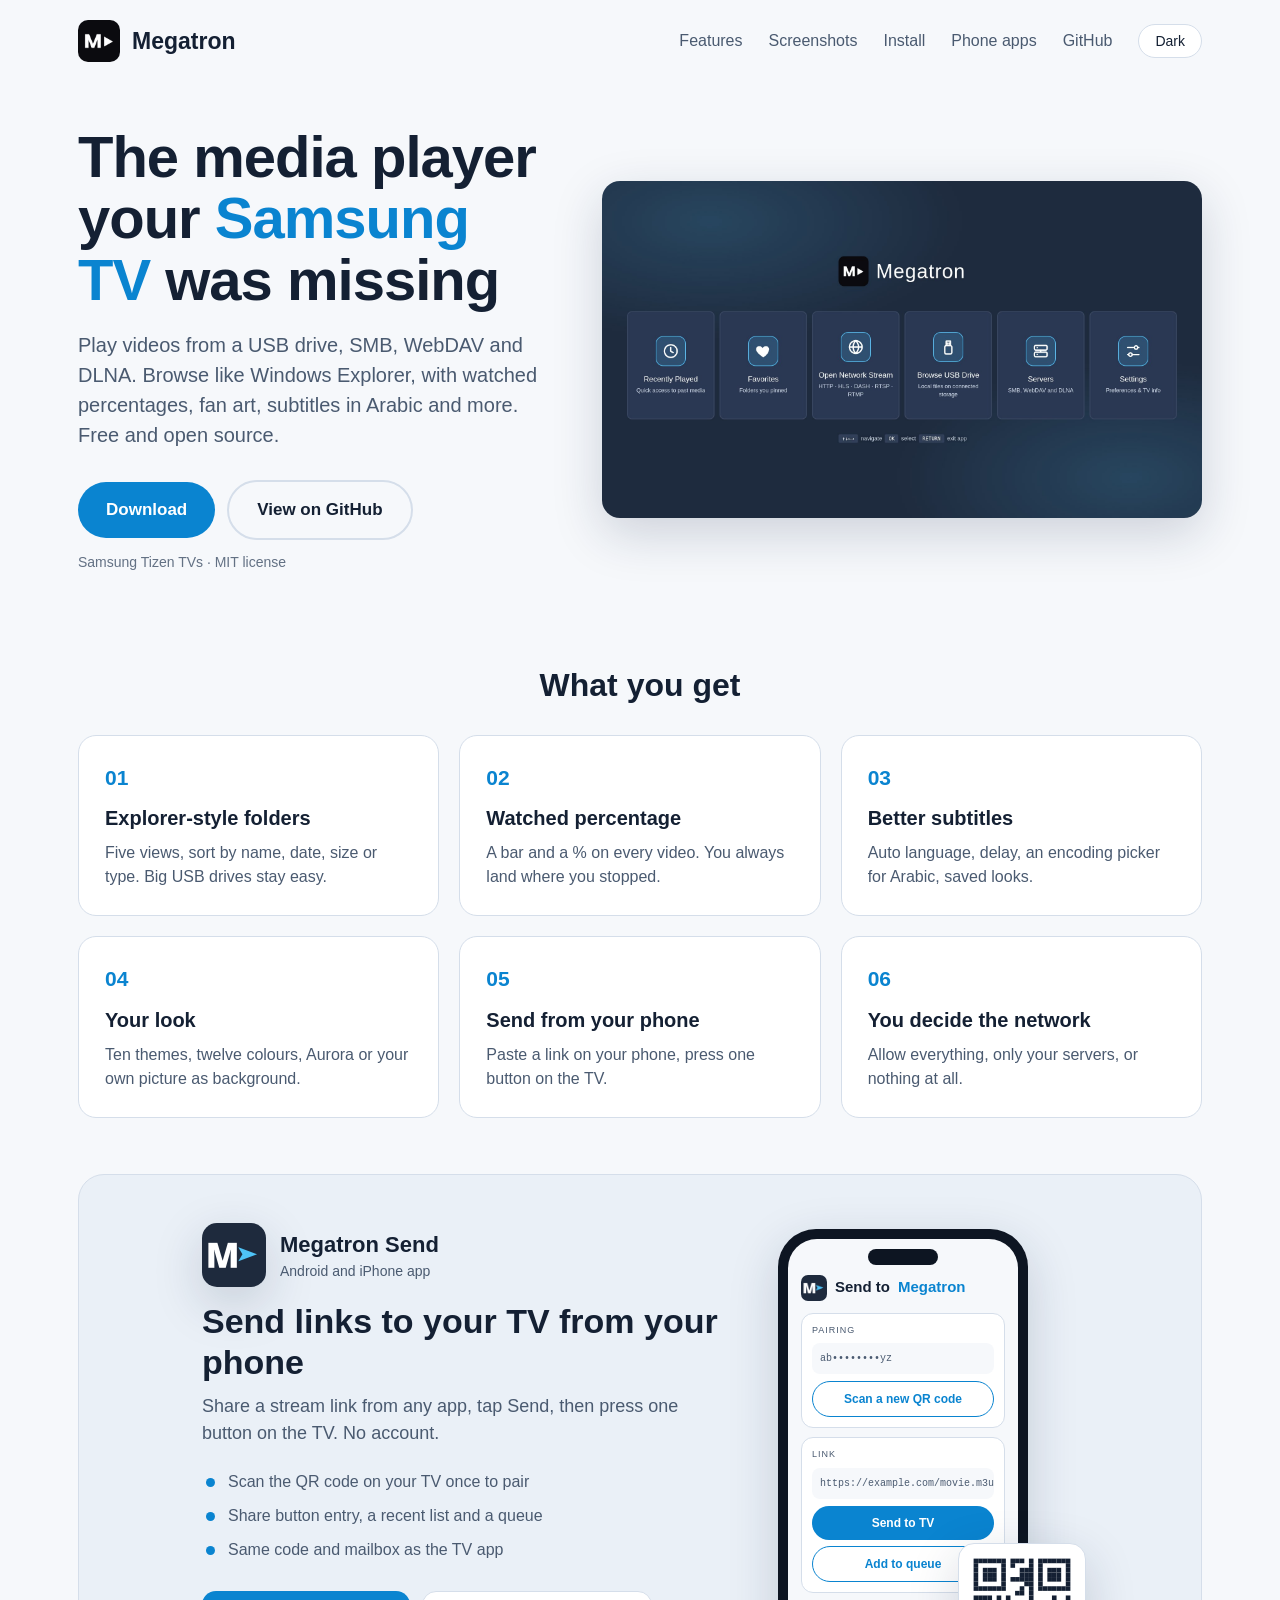
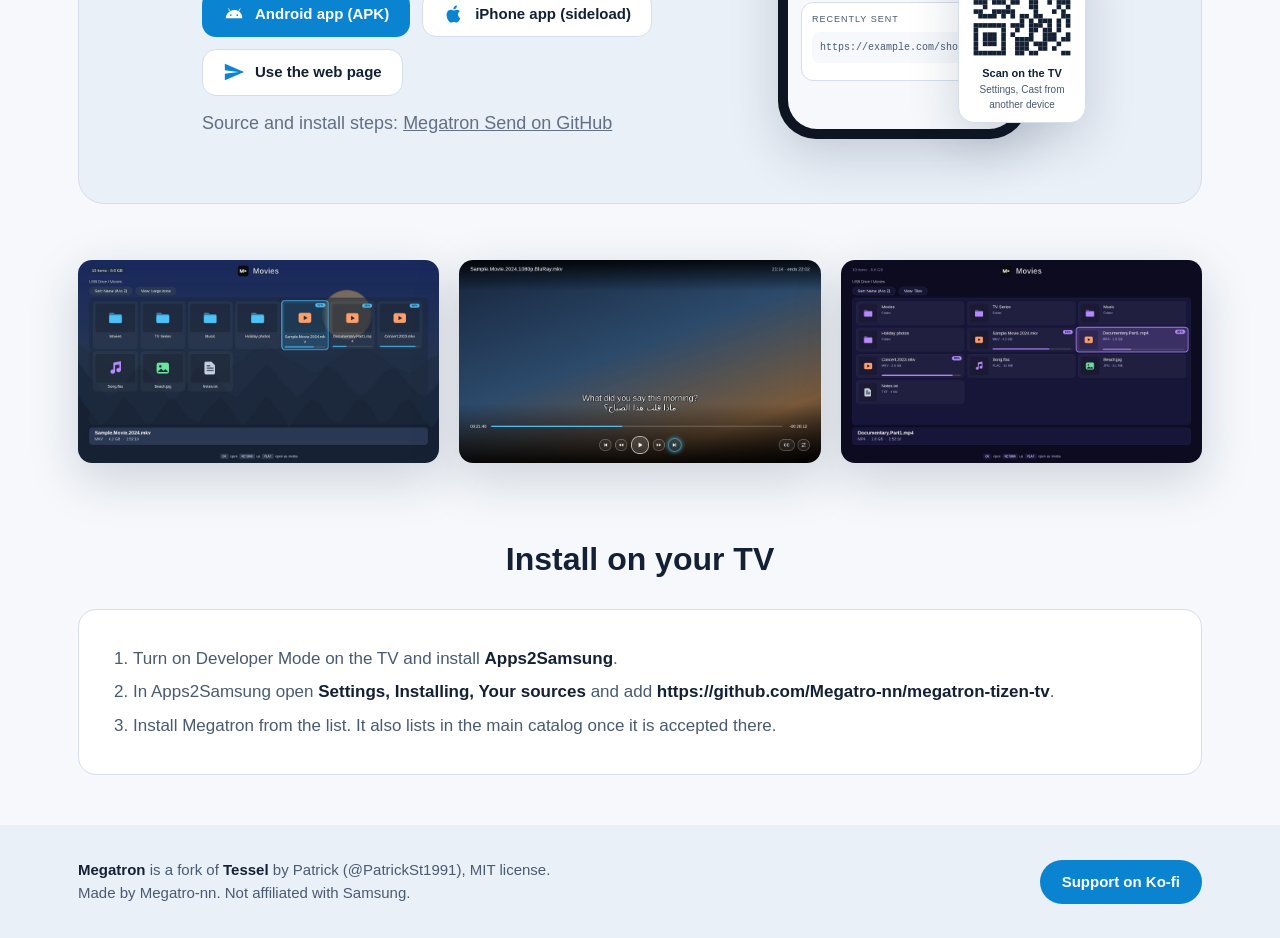
<file: docs/index.html>
<!DOCTYPE html>
<html lang="en" data-theme="light">
<head>
<meta charset="utf-8">
<meta name="viewport" content="width=device-width, initial-scale=1">
<title>Megatron: a media player for Samsung TVs</title>
<meta name="description" content="Free, open source media player for Samsung Tizen TVs. USB, SMB, WebDAV and DLNA, with subtitles, fan art and themes.">
<link rel="icon" href="icon.png">
<script>
/* Old pairing QR codes opened this page with the code after #.
   Send them on to the send page, code kept. */
if (location.hash.length > 1) { location.replace('send/' + location.hash); }
(function () {
  var t = null;
  try { t = localStorage.getItem('mg_theme'); } catch (e) {}
  document.documentElement.setAttribute('data-theme', t === 'dark' ? 'dark' : 'light');
})();
</script>
<style>
:root{--bg:#f6f8fb;--fg:#142033;--mute:#4a5a70;--card:#ffffff;--line:#d5deea;--accent:#0a84d0;--on-accent:#ffffff;--band:#eaf0f7;--shadow:0 16px 50px rgba(20,40,70,.18)}
[data-theme=dark]{--bg:#1e2a3d;--fg:#ffffff;--mute:#d0dae5;--card:#2a3854;--line:rgba(255,255,255,.12);--accent:#4fc3f7;--on-accent:#0b1a2a;--band:#18222f;--shadow:0 20px 60px rgba(0,0,0,.5)}
*{box-sizing:border-box;margin:0}
body{background:var(--bg);color:var(--fg);font-family:'Segoe UI','Helvetica Neue',Arial,sans-serif;line-height:1.5}
a{color:inherit;text-decoration:none}
.wrap{max-width:1180px;margin:0 auto;padding:0 28px}
nav{display:flex;align-items:center;justify-content:space-between;padding:20px 0;flex-wrap:wrap;gap:12px}
.brand{display:flex;align-items:center;gap:12px;font-size:23px;font-weight:700}.brand img{width:42px;height:42px;border-radius:10px}
.links{display:flex;align-items:center;gap:26px;font-size:16px;color:var(--mute);flex-wrap:wrap}
.links a:hover{color:var(--fg)}
#theme{background:var(--card);color:var(--fg);border:1px solid var(--line);border-radius:30px;padding:8px 16px;font-size:14px;cursor:pointer;font-family:inherit}
.hero{display:flex;gap:48px;align-items:center;padding:44px 0 64px;flex-wrap:wrap}
.hero .t{flex:1 1 420px}
h1{font-size:clamp(36px,5vw,58px);line-height:1.06;font-weight:800;letter-spacing:-1px}h1 span{color:var(--accent)}
.hero p{color:var(--mute);font-size:20px;margin:20px 0 30px}
.btn{display:inline-block;padding:15px 28px;border-radius:40px;font-size:17px;font-weight:600;margin:0 12px 12px 0}
.p{background:var(--accent);color:var(--on-accent)}.s{border:2px solid var(--line);color:var(--fg)}
.small{color:var(--mute);font-size:14px;opacity:.85}
.hero img{flex:1 1 440px;max-width:600px;width:100%;border-radius:18px;box-shadow:var(--shadow)}
h2{font-size:32px;text-align:center;padding:24px 0 26px}
.grid{display:grid;grid-template-columns:repeat(auto-fit,minmax(300px,1fr));gap:20px}
.c{background:var(--card);border:1px solid var(--line);border-radius:18px;padding:26px}
.c i{display:block;font-style:normal;color:var(--accent);font-weight:700;font-size:21px}
.c b{display:block;font-size:20px;margin:10px 0 8px}.c span{color:var(--mute);font-size:16px}
.shots{display:grid;grid-template-columns:repeat(auto-fit,minmax(300px,1fr));gap:20px;padding:48px 0}
.shots img{width:100%;border-radius:14px;box-shadow:var(--shadow)}
.steps{background:var(--card);border:1px solid var(--line);border-radius:18px;padding:28px 32px;color:var(--mute);font-size:17px}
.steps ol{padding-left:22px}.steps li{margin:8px 0}.steps b{color:var(--fg)}
.send{display:flex;gap:30px;align-items:center;justify-content:space-between;flex-wrap:wrap;margin:48px 0 20px;padding:30px 32px;border-radius:18px;background:var(--band)}
.send b{font-size:22px}.send span{display:block;color:var(--mute);margin-top:4px}
.phones{display:flex;gap:56px;align-items:center;justify-content:center;flex-wrap:wrap;margin:56px 0 8px;padding:48px 36px;border-radius:26px;background:var(--band);border:1px solid var(--line)}
.phones .t{flex:1 1 380px;max-width:520px}
.phones .logo{display:flex;align-items:center;gap:14px;margin-bottom:14px}.phones .logo img{width:64px;height:64px;border-radius:15px;box-shadow:var(--shadow)}
.phones .logo small{display:block;color:var(--mute);font-size:14px}
.phones h2{line-height:1.2;text-align:left;padding:0 0 10px;font-size:34px}
.phones p{color:var(--mute);font-size:18px;margin-bottom:18px}
.phones ul{list-style:none;padding:0;margin:0 0 24px;color:var(--mute);font-size:16px}
.phones li{padding:5px 0 5px 26px;position:relative}.phones li:before{content:"";position:absolute;left:4px;top:13px;width:9px;height:9px;border-radius:50%;background:var(--accent)}
.badges{display:flex;gap:12px;flex-wrap:wrap}
.badge{display:inline-flex;align-items:center;gap:10px;padding:11px 20px;border-radius:14px;background:var(--card);border:1px solid var(--line);font-weight:600;font-size:15px}
.badge svg{width:22px;height:22px;fill:var(--accent)}
.badge.main{background:var(--accent);color:var(--on-accent);border-color:transparent}.badge.main svg{fill:var(--on-accent)}
.stage{position:relative;flex:0 0 auto;width:300px;height:520px}
.phone{position:absolute;left:0;top:0;width:250px;height:510px;border-radius:38px;background:#0d1522;padding:10px;box-shadow:var(--shadow)}
.phone .scr{width:100%;height:100%;border-radius:29px;background:var(--bg);overflow:hidden;padding:14px 13px;color:var(--fg);font-size:11px}
.phone .notch{width:70px;height:16px;border-radius:10px;background:#0d1522;margin:-4px auto 10px}
.phone .hd{display:flex;align-items:center;gap:8px;font-weight:700;font-size:15px;margin-bottom:12px}.phone .hd img{width:26px;height:26px;border-radius:7px}.phone .hd span{color:var(--accent)}
.phone .cd{background:var(--card);border:1px solid var(--line);border-radius:12px;padding:10px;margin-bottom:9px}
.phone .cd em{display:block;font-style:normal;font-size:9px;letter-spacing:1px;color:var(--mute);margin-bottom:6px}
.phone .in{background:var(--bg);border-radius:8px;padding:8px;color:var(--mute);font-family:Consolas,monospace;font-size:10px;margin-bottom:7px;overflow:hidden;white-space:nowrap}
.phone .go{background:var(--accent);color:var(--on-accent);text-align:center;border-radius:20px;padding:8px;font-weight:700;font-size:12px}
.phone .go.o{background:transparent;border:1.5px solid var(--accent);color:var(--accent);margin-top:6px}
.qr{position:absolute;right:-8px;bottom:26px;width:128px;background:var(--card);border:1px solid var(--line);border-radius:16px;padding:10px;box-shadow:var(--shadow);text-align:center;font-size:10px;color:var(--mute)}
.qr svg{width:100%;display:block;margin-bottom:5px}.qr svg rect{fill:var(--fg)}
.qr b{color:var(--fg);display:block;font-size:11px}
footer{background:var(--band);margin-top:50px;padding:34px 0;color:var(--mute);font-size:15px}
footer .wrap{display:flex;justify-content:space-between;gap:20px;flex-wrap:wrap;align-items:center}
footer b{color:var(--fg)}.k{background:var(--accent);color:var(--on-accent);padding:11px 22px;border-radius:30px;font-weight:700}
</style>
</head>
<body>
<div class="wrap">
<nav>
  <a class="brand" href="./"><img src="icon.png" alt="">Megatron</a>
  <div class="links"><a href="#features">Features</a><a href="#screens">Screenshots</a><a href="#install">Install</a><a href="#phone">Phone apps</a><a href="https://github.com/Megatro-nn/megatron-tizen-tv">GitHub</a><button id="theme" type="button" aria-label="Switch light or dark">Dark</button></div>
</nav>
<section class="hero">
  <div class="t">
    <h1>The media player your <span>Samsung TV</span> was missing</h1>
    <p>Play videos from a USB drive, SMB, WebDAV and DLNA. Browse like Windows Explorer, with watched percentages, fan art, subtitles in Arabic and more. Free and open source.</p>
    <a class="btn p" href="https://github.com/Megatro-nn/megatron-tizen-tv/releases/latest">Download</a><a class="btn s" href="https://github.com/Megatro-nn/megatron-tizen-tv">View on GitHub</a>
    <div class="small">Samsung Tizen TVs &middot; MIT license</div>
  </div>
  <img src="screenshots/home-aurora.jpg" alt="Megatron home screen on a TV">
</section>
<h2 id="features">What you get</h2>
<div class="grid">
  <div class="c"><i>01</i><b>Explorer-style folders</b><span>Five views, sort by name, date, size or type. Big USB drives stay easy.</span></div>
  <div class="c"><i>02</i><b>Watched percentage</b><span>A bar and a % on every video. You always land where you stopped.</span></div>
  <div class="c"><i>03</i><b>Better subtitles</b><span>Auto language, delay, an encoding picker for Arabic, saved looks.</span></div>
  <div class="c"><i>04</i><b>Your look</b><span>Ten themes, twelve colours, Aurora or your own picture as background.</span></div>
  <div class="c"><i>05</i><b>Send from your phone</b><span>Paste a link on your phone, press one button on the TV.</span></div>
  <div class="c"><i>06</i><b>You decide the network</b><span>Allow everything, only your servers, or nothing at all.</span></div>
</div>
<section class="phones" id="phone">
  <div class="t">
    <div class="logo"><img src="send-icon.png" alt="Megatron Send app icon"><div><b style="font-size:22px">Megatron Send</b><small>Android and iPhone app</small></div></div>
    <h2>Send links to your TV from your phone</h2>
    <p>Share a stream link from any app, tap Send, then press one button on the TV. No account.</p>
    <ul>
      <li>Scan the QR code on your TV once to pair</li>
      <li>Share button entry, a recent list and a queue</li>
      <li>Same code and mailbox as the TV app</li>
    </ul>
    <div class="badges">
      <a class="badge main" href="https://github.com/Megatro-nn/megatrontizentv-send-to/releases/latest/download/megatron-send.apk"><svg viewBox="0 0 24 24"><path d="M17.5 9.2l1.6-2.8a.4.4 0 00-.7-.4l-1.6 2.8a9.7 9.7 0 00-8.8 0L6.4 6a.4.4 0 00-.7.4l1.6 2.8A9 9 0 003 16.5h18a9 9 0 00-3.5-7.3zM8.5 14.2a.9.9 0 110-1.800.9.9 0 010 1.8zm7 0a.9.9 0 110-1.800.9.9 0 010 1.8z"/></svg>Android app (APK)</a>
      <a class="badge" href="https://github.com/Megatro-nn/megatrontizentv-send-to/releases/latest/download/megatron-send.ipa"><svg viewBox="0 0 24 24"><path d="M16.4 12.6c0-2.300 1.900-3.400 2-3.500-1.100-1.600-2.800-1.800-3.400-1.800-1.400-.1-2.800.9-3.500.9s-1.800-.8-3-.8c-1.500 0-3 .9-3.800 2.300-1.600 2.800-.4 7 1.200 9.300.8 1.100 1.700 2.400 2.900 2.300 1.200 0 1.600-.7 3-.7s1.800.7 3 .7 2-1.100 2.800-2.200c.9-1.300 1.200-2.500 1.300-2.600-.1 0-2.500-1-2.500-3.900zM14.200 5.800c.6-.8 1.100-1.900.9-3-.9 0-2.100.6-2.800 1.400-.6.700-1.100 1.800-1 2.900 1.100.1 2.200-.5 2.900-1.300z"/></svg>iPhone app (sideload)</a>
      <a class="badge" href="send/"><svg viewBox="0 0 24 24"><path d="M2 21l21-9L2 3v7l15 2-15 2z"/></svg>Use the web page</a>
    </div>
    <p class="small" style="margin-top:14px">Source and install steps: <a href="https://github.com/Megatro-nn/megatrontizentv-send-to" style="text-decoration:underline">Megatron Send on GitHub</a></p>
  </div>
  <div class="stage">
    <div class="phone"><div class="scr">
      <div class="notch"></div>
      <div class="hd"><img src="send-icon.png" alt="">Send to <span>Megatron</span></div>
      <div class="cd"><em>PAIRING</em><div class="in">ab&bull;&bull;&bull;&bull;&bull;&bull;&bull;&bull;yz</div><div class="go o">Scan a new QR code</div></div>
      <div class="cd"><em>LINK</em><div class="in">https://example.com/movie.m3u8</div><div class="go">Send to TV</div><div class="go o">Add to queue</div></div>
      <div class="cd"><em>RECENTLY SENT</em><div class="in">https://example.com/show.mp4</div></div>
    </div></div>
    <div class="qr"><svg viewBox="-1 -1 23 23"><rect x="0" y="0" width="1" height="1"/><rect x="0" y="1" width="1" height="1"/><rect x="0" y="2" width="1" height="1"/><rect x="0" y="3" width="1" height="1"/><rect x="0" y="4" width="1" height="1"/><rect x="0" y="5" width="1" height="1"/><rect x="0" y="6" width="1" height="1"/><rect x="1" y="0" width="1" height="1"/><rect x="1" y="6" width="1" height="1"/><rect x="2" y="0" width="1" height="1"/><rect x="2" y="2" width="1" height="1"/><rect x="2" y="3" width="1" height="1"/><rect x="2" y="4" width="1" height="1"/><rect x="2" y="6" width="1" height="1"/><rect x="3" y="0" width="1" height="1"/><rect x="3" y="2" width="1" height="1"/><rect x="3" y="3" width="1" height="1"/><rect x="3" y="4" width="1" height="1"/><rect x="3" y="6" width="1" height="1"/><rect x="4" y="0" width="1" height="1"/><rect x="4" y="2" width="1" height="1"/><rect x="4" y="3" width="1" height="1"/><rect x="4" y="4" width="1" height="1"/><rect x="4" y="6" width="1" height="1"/><rect x="5" y="0" width="1" height="1"/><rect x="5" y="6" width="1" height="1"/><rect x="6" y="0" width="1" height="1"/><rect x="6" y="1" width="1" height="1"/><rect x="6" y="2" width="1" height="1"/><rect x="6" y="3" width="1" height="1"/><rect x="6" y="4" width="1" height="1"/><rect x="6" y="5" width="1" height="1"/><rect x="6" y="6" width="1" height="1"/><rect x="14" y="0" width="1" height="1"/><rect x="14" y="1" width="1" height="1"/><rect x="14" y="2" width="1" height="1"/><rect x="14" y="3" width="1" height="1"/><rect x="14" y="4" width="1" height="1"/><rect x="14" y="5" width="1" height="1"/><rect x="14" y="6" width="1" height="1"/><rect x="15" y="0" width="1" height="1"/><rect x="15" y="6" width="1" height="1"/><rect x="16" y="0" width="1" height="1"/><rect x="16" y="2" width="1" height="1"/><rect x="16" y="3" width="1" height="1"/><rect x="16" y="4" width="1" height="1"/><rect x="16" y="6" width="1" height="1"/><rect x="17" y="0" width="1" height="1"/><rect x="17" y="2" width="1" height="1"/><rect x="17" y="3" width="1" height="1"/><rect x="17" y="4" width="1" height="1"/><rect x="17" y="6" width="1" height="1"/><rect x="18" y="0" width="1" height="1"/><rect x="18" y="2" width="1" height="1"/><rect x="18" y="3" width="1" height="1"/><rect x="18" y="4" width="1" height="1"/><rect x="18" y="6" width="1" height="1"/><rect x="19" y="0" width="1" height="1"/><rect x="19" y="6" width="1" height="1"/><rect x="20" y="0" width="1" height="1"/><rect x="20" y="1" width="1" height="1"/><rect x="20" y="2" width="1" height="1"/><rect x="20" y="3" width="1" height="1"/><rect x="20" y="4" width="1" height="1"/><rect x="20" y="5" width="1" height="1"/><rect x="20" y="6" width="1" height="1"/><rect x="0" y="14" width="1" height="1"/><rect x="0" y="15" width="1" height="1"/><rect x="0" y="16" width="1" height="1"/><rect x="0" y="17" width="1" height="1"/><rect x="0" y="18" width="1" height="1"/><rect x="0" y="19" width="1" height="1"/><rect x="0" y="20" width="1" height="1"/><rect x="1" y="14" width="1" height="1"/><rect x="1" y="20" width="1" height="1"/><rect x="2" y="14" width="1" height="1"/><rect x="2" y="16" width="1" height="1"/><rect x="2" y="17" width="1" height="1"/><rect x="2" y="18" width="1" height="1"/><rect x="2" y="20" width="1" height="1"/><rect x="3" y="14" width="1" height="1"/><rect x="3" y="16" width="1" height="1"/><rect x="3" y="17" width="1" height="1"/><rect x="3" y="18" width="1" height="1"/><rect x="3" y="20" width="1" height="1"/><rect x="4" y="14" width="1" height="1"/><rect x="4" y="16" width="1" height="1"/><rect x="4" y="17" width="1" height="1"/><rect x="4" y="18" width="1" height="1"/><rect x="4" y="20" width="1" height="1"/><rect x="5" y="14" width="1" height="1"/><rect x="5" y="20" width="1" height="1"/><rect x="6" y="14" width="1" height="1"/><rect x="6" y="15" width="1" height="1"/><rect x="6" y="16" width="1" height="1"/><rect x="6" y="17" width="1" height="1"/><rect x="6" y="18" width="1" height="1"/><rect x="6" y="19" width="1" height="1"/><rect x="6" y="20" width="1" height="1"/><rect x="0" y="8" width="1" height="1"/><rect x="0" y="9" width="1" height="1"/><rect x="0" y="11" width="1" height="1"/><rect x="1" y="8" width="1" height="1"/><rect x="1" y="9" width="1" height="1"/><rect x="1" y="11" width="1" height="1"/><rect x="1" y="12" width="1" height="1"/><rect x="2" y="8" width="1" height="1"/><rect x="2" y="9" width="1" height="1"/><rect x="2" y="10" width="1" height="1"/><rect x="2" y="12" width="1" height="1"/><rect x="3" y="8" width="1" height="1"/><rect x="3" y="12" width="1" height="1"/><rect x="4" y="9" width="1" height="1"/><rect x="4" y="11" width="1" height="1"/><rect x="4" y="12" width="1" height="1"/><rect x="5" y="8" width="1" height="1"/><rect x="5" y="9" width="1" height="1"/><rect x="5" y="11" width="1" height="1"/><rect x="6" y="9" width="1" height="1"/><rect x="6" y="11" width="1" height="1"/><rect x="6" y="12" width="1" height="1"/><rect x="7" y="8" width="1" height="1"/><rect x="7" y="10" width="1" height="1"/><rect x="7" y="11" width="1" height="1"/><rect x="8" y="0" width="1" height="1"/><rect x="8" y="1" width="1" height="1"/><rect x="8" y="4" width="1" height="1"/><rect x="8" y="9" width="1" height="1"/><rect x="8" y="11" width="1" height="1"/><rect x="8" y="12" width="1" height="1"/><rect x="8" y="14" width="1" height="1"/><rect x="8" y="16" width="1" height="1"/><rect x="9" y="0" width="1" height="1"/><rect x="9" y="4" width="1" height="1"/><rect x="9" y="7" width="1" height="1"/><rect x="9" y="9" width="1" height="1"/><rect x="9" y="14" width="1" height="1"/><rect x="9" y="15" width="1" height="1"/><rect x="9" y="17" width="1" height="1"/><rect x="9" y="18" width="1" height="1"/><rect x="9" y="19" width="1" height="1"/><rect x="9" y="20" width="1" height="1"/><rect x="10" y="0" width="1" height="1"/><rect x="10" y="2" width="1" height="1"/><rect x="10" y="3" width="1" height="1"/><rect x="10" y="4" width="1" height="1"/><rect x="10" y="6" width="1" height="1"/><rect x="10" y="7" width="1" height="1"/><rect x="10" y="12" width="1" height="1"/><rect x="10" y="13" width="1" height="1"/><rect x="10" y="14" width="1" height="1"/><rect x="10" y="17" width="1" height="1"/><rect x="10" y="18" width="1" height="1"/><rect x="10" y="19" width="1" height="1"/><rect x="10" y="20" width="1" height="1"/><rect x="11" y="2" width="1" height="1"/><rect x="11" y="3" width="1" height="1"/><rect x="11" y="4" width="1" height="1"/><rect x="11" y="5" width="1" height="1"/><rect x="11" y="12" width="1" height="1"/><rect x="11" y="17" width="1" height="1"/><rect x="11" y="18" width="1" height="1"/><rect x="11" y="19" width="1" height="1"/><rect x="12" y="0" width="1" height="1"/><rect x="12" y="1" width="1" height="1"/><rect x="12" y="2" width="1" height="1"/><rect x="12" y="3" width="1" height="1"/><rect x="12" y="4" width="1" height="1"/><rect x="12" y="5" width="1" height="1"/><rect x="12" y="6" width="1" height="1"/><rect x="12" y="7" width="1" height="1"/><rect x="12" y="8" width="1" height="1"/><rect x="12" y="9" width="1" height="1"/><rect x="12" y="10" width="1" height="1"/><rect x="12" y="13" width="1" height="1"/><rect x="12" y="14" width="1" height="1"/><rect x="12" y="15" width="1" height="1"/><rect x="12" y="16" width="1" height="1"/><rect x="12" y="17" width="1" height="1"/><rect x="12" y="20" width="1" height="1"/><rect x="13" y="9" width="1" height="1"/><rect x="13" y="10" width="1" height="1"/><rect x="13" y="11" width="1" height="1"/><rect x="13" y="12" width="1" height="1"/><rect x="13" y="14" width="1" height="1"/><rect x="13" y="15" width="1" height="1"/><rect x="13" y="18" width="1" height="1"/><rect x="13" y="20" width="1" height="1"/><rect x="14" y="12" width="1" height="1"/><rect x="14" y="13" width="1" height="1"/><rect x="14" y="14" width="1" height="1"/><rect x="14" y="18" width="1" height="1"/><rect x="14" y="19" width="1" height="1"/><rect x="15" y="13" width="1" height="1"/><rect x="15" y="15" width="1" height="1"/><rect x="15" y="16" width="1" height="1"/><rect x="15" y="17" width="1" height="1"/><rect x="15" y="18" width="1" height="1"/><rect x="15" y="19" width="1" height="1"/><rect x="16" y="9" width="1" height="1"/><rect x="16" y="13" width="1" height="1"/><rect x="16" y="14" width="1" height="1"/><rect x="16" y="15" width="1" height="1"/><rect x="16" y="16" width="1" height="1"/><rect x="16" y="17" width="1" height="1"/><rect x="17" y="8" width="1" height="1"/><rect x="17" y="11" width="1" height="1"/><rect x="17" y="16" width="1" height="1"/><rect x="17" y="17" width="1" height="1"/><rect x="17" y="19" width="1" height="1"/><rect x="18" y="9" width="1" height="1"/><rect x="18" y="10" width="1" height="1"/><rect x="18" y="13" width="1" height="1"/><rect x="18" y="14" width="1" height="1"/><rect x="18" y="15" width="1" height="1"/><rect x="18" y="18" width="1" height="1"/><rect x="19" y="9" width="1" height="1"/><rect x="19" y="11" width="1" height="1"/><rect x="19" y="12" width="1" height="1"/><rect x="19" y="17" width="1" height="1"/><rect x="19" y="20" width="1" height="1"/><rect x="20" y="8" width="1" height="1"/><rect x="20" y="9" width="1" height="1"/><rect x="20" y="10" width="1" height="1"/><rect x="20" y="12" width="1" height="1"/><rect x="20" y="13" width="1" height="1"/><rect x="20" y="14" width="1" height="1"/><rect x="20" y="16" width="1" height="1"/><rect x="20" y="17" width="1" height="1"/><rect x="20" y="20" width="1" height="1"/></svg><b>Scan on the TV</b>Settings, Cast from another device</div>
  </div>
</section>
<div class="shots" id="screens">
  <img src="screenshots/browse-fanart-progress.jpg" alt="Large icons with watched percentages and fan art">
  <img src="screenshots/player-bar.jpg" alt="Player bar">
  <img src="screenshots/theme-midnight-tiles.jpg" alt="Midnight theme, Tiles view">
</div>
<h2 id="install">Install on your TV</h2>
<div class="steps"><ol>
  <li>Turn on Developer Mode on the TV and install <b>Apps2Samsung</b>.</li>
  <li>In Apps2Samsung open <b>Settings, Installing, Your sources</b> and add <b>https://github.com/Megatro-nn/megatron-tizen-tv</b>.</li>
  <li>Install Megatron from the list. It also lists in the main catalog once it is accepted there.</li>
</ol></div>
</div>
<footer><div class="wrap"><div><b>Megatron</b> is a fork of <b><a href="https://github.com/PatrickSt1991/tessel-tizen-tv">Tessel</a></b> by Patrick (@PatrickSt1991), MIT license.<br>Made by Megatro-nn. Not affiliated with Samsung.</div><a class="k" href="https://ko-fi.com/megatronazx">Support on Ko-fi</a></div></footer>
<script>
(function () {
  var b = document.getElementById('theme'), root = document.documentElement;
  function label() { b.textContent = root.getAttribute('data-theme') === 'dark' ? 'Light' : 'Dark'; }
  b.addEventListener('click', function () {
    var n = root.getAttribute('data-theme') === 'dark' ? 'light' : 'dark';
    root.setAttribute('data-theme', n);
    try { localStorage.setItem('mg_theme', n); } catch (e) {}
    label();
  });
  label();
})();
</script>
</body>
</html>
</file>
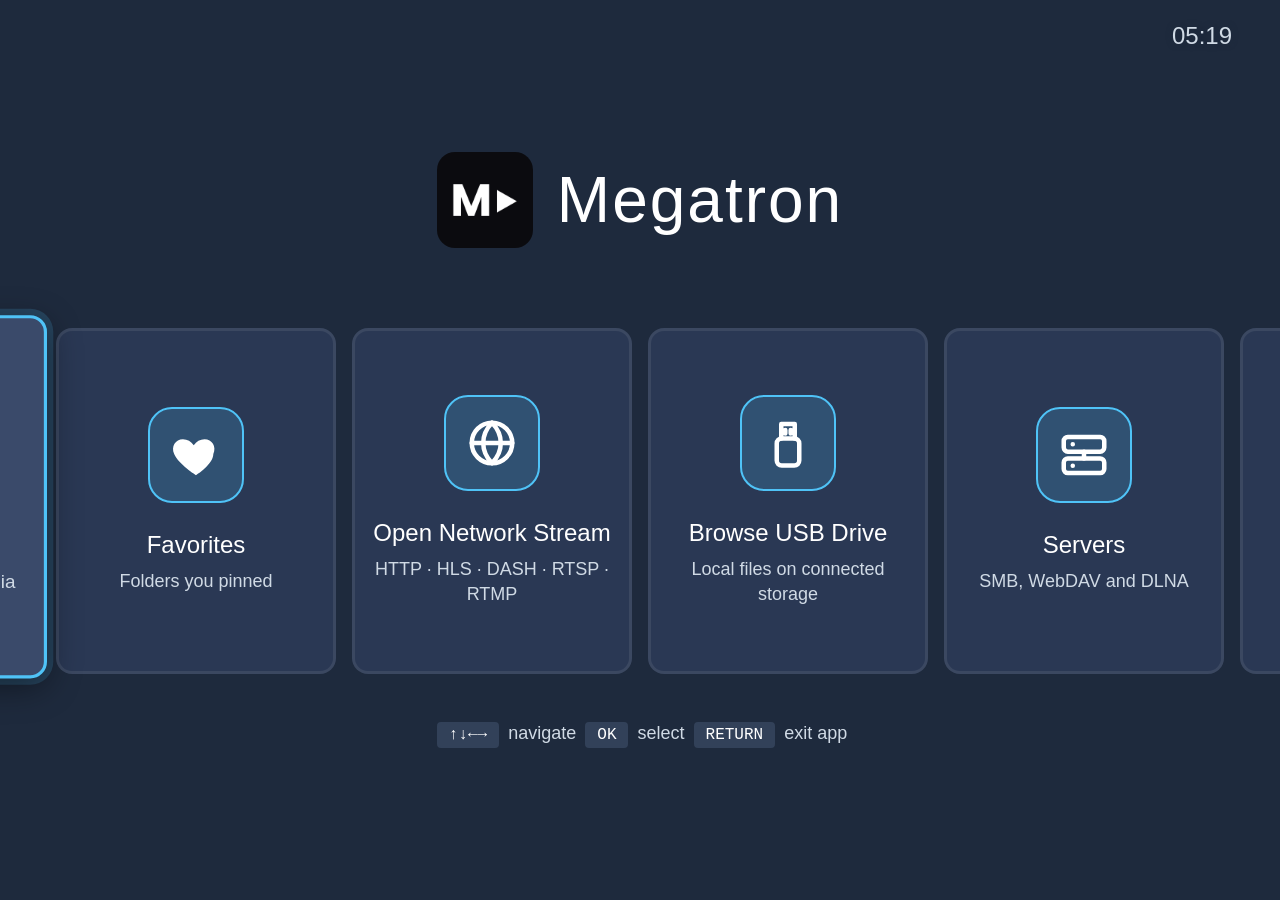
<file: tizen-app/index.html>
<!DOCTYPE html>
<html lang="en">
<head>
<meta charset="utf-8">
<meta name="viewport" content="width=device-width, initial-scale=1, maximum-scale=1, user-scalable=no"/>
<title>Megatron</title>
<link rel="stylesheet" href="css/style.css">
<script src="js/boot.js"></script>
</head>
<body>
<div id="splash" aria-hidden="true"><img src="logo-mark.png" alt=""><span>Megatron</span></div>

<!-- AVPlay needs an OBJECT element of type "video/mp4" as its render target -->
<object id="player-object" type="application/avplayer"></object>

<!-- HTML5 video — used for local file:// URLs because AVPlay's local-file
     pipeline is broken on Samsung TV 5.0 (opens the file, reports PLAYING,
     never decodes a frame).  The WebView's chromium media stack handles
     file:// just fine. -->
<video id="html5-video" playsinline></video>

<!-- Subtitle overlay — AVPlay doesn't auto-render text subs (TEXT/SUBTITLE
     tracks).  It fires onsubtitlechange(duration, text, ...) and we paint
     the text here. -->
<div id="subtitle-overlay" class="hidden"></div>

<!-- ── Home view ─────────────────────────────────────────────────────── -->
<!-- Background layer.  It must come AFTER the player <object> and the <video>:
     the TV cuts a see-through hole where those sit, and anything painted before
     them in the page is cut out with it (that is what made it show black). -->
<div id="app-bg" aria-hidden="true"><div class="bg-img"></div><div class="bg-dim"></div></div>
<div id="global-clock" class="osd-clock" aria-hidden="true"></div>

<section id="view-home" class="view" data-remember-focus>
    <header class="brand">
        <img class="app-icon" src="logo-mark.png" alt="">
        <h1>Megatron</h1>
    </header>

    <nav class="home-tiles">
        <!-- Recently Played is intentionally the leftmost tile so the D-pad
             lands on it first — the common return-visit action is "resume
             what I was watching", not "browse from scratch" (issue #56).
             Settings can hide it (issue #142); the D-pad then lands on
             Favorites. -->
        <button class="tile" data-action="browse-recent" data-focus>
            <div class="tile-icon"><svg viewBox="0 0 24 24" aria-hidden="true" class="stk"><circle cx="12" cy="12" r="9"/><path d="M12 7v5.2l3.4 2"/></svg></div>
            <div class="tile-label" data-i18n="home.recent">Recently Played</div>
            <div class="tile-sub" data-i18n="home.recentSub">Quick access to past media</div>
        </button>
        <button class="tile" data-action="browse-favorites">
            <div class="tile-icon"><svg viewBox="0 0 24 24" aria-hidden="true"><path d="M12 21s-7.6-4.7-9.7-9.4C.8 8.2 2.9 5 6.2 5c2 0 3.6 1 4.8 2.7C12.2 6 13.8 5 15.8 5c3.3 0 5.4 3.2 3.9 6.6C19.6 16.3 12 21 12 21z"/></svg></div>
            <div class="tile-label" data-i18n="home.favorites">Favorites</div>
            <div class="tile-sub" data-i18n="home.favoritesSub">Folders you pinned</div>
        </button>
        <button class="tile" data-action="open-url">
            <div class="tile-icon"><svg viewBox="0 0 24 24" aria-hidden="true" class="stk"><circle cx="12" cy="12" r="9"/><path d="M3 12h18M12 3c2.6 2.7 3.9 5.7 3.9 9s-1.3 6.3-3.9 9c-2.6-2.7-3.9-5.7-3.9-9S9.4 5.7 12 3z"/></svg></div>
            <div class="tile-label" data-i18n="home.url">Open Network Stream</div>
            <div class="tile-sub">HTTP · HLS · DASH · RTSP · RTMP</div>
        </button>
        <button class="tile" data-action="browse-usb">
            <div class="tile-icon"><svg viewBox="0 0 24 24" aria-hidden="true" class="stk"><rect x="7" y="10" width="10" height="12" rx="2.2"/><path d="M9 10V3.5h6V10M10.8 6.2v1.6M13.2 6.2v1.6"/></svg></div>
            <div class="tile-label" data-i18n="home.usb">Browse USB Drive</div>
            <div class="tile-sub" data-i18n="home.usbSub">Local files on connected storage</div>
        </button>
        <!-- SMB shares, DLNA media servers and WebDAV servers share one
             tile (js/servers.js): three tiles made eight in a row. -->
        <button class="tile" data-action="browse-servers">
            <div class="tile-icon"><svg viewBox="0 0 24 24" aria-hidden="true" class="stk"><rect x="3" y="4" width="18" height="6.5" rx="1.8"/><rect x="3" y="13.5" width="18" height="6.5" rx="1.8"/><path d="M7 7.2h.01M7 16.8h.01M12 10.5v3"/></svg></div>
            <div class="tile-label" data-i18n="home.servers">Servers</div>
            <div class="tile-sub" data-i18n="home.serversSub">SMB, WebDAV and DLNA</div>
        </button>
        <button class="tile" data-action="open-settings">
            <div class="tile-icon"><svg viewBox="0 0 24 24" aria-hidden="true" class="stk"><path d="M4 7h9M19 7h1M4 17h1M11 17h9"/><circle cx="16" cy="7" r="2.4"/><circle cx="8" cy="17" r="2.4"/></svg></div>
            <div class="tile-label" data-i18n="home.settings">Settings</div>
            <div class="tile-sub" data-i18n="home.settingsSub">Preferences &amp; TV info</div>
        </button>
    </nav>

    <footer class="hint">
        <span class="key">↑↓←→</span> <span data-i18n="hint.navigate">navigate</span>
        <span class="key">OK</span> <span data-i18n="hint.select">select</span>
        <span class="key">RETURN</span> <span data-i18n="hint.exit">exit app</span>
    </footer>
</section>

<!-- ── URL input view ────────────────────────────────────────────────── -->
<section id="view-url" class="view hidden">
    <header class="brand small">
        <img class="app-icon" src="logo-mark.png" alt="">
        <h1 data-i18n="home.url">Open Network Stream</h1>
    </header>

    <div class="url-input-wrap">
        <label for="url-input" data-i18n="url.label">Stream URL or file path</label>
        <input id="url-input" type="text" inputmode="url"
               placeholder="rtsp://… · https://…/playlist.m3u8 · file:///opt/usr/media/…"
               data-focus>
    </div>

    <div class="actions">
        <button class="btn primary" data-action="open-current-url" data-i18n="common.play">Play</button>
        <button class="btn ghost"   data-action="save-current-url" data-i18n="saved.save">☆ Save</button>
        <button class="btn ghost"   data-action="fetch-remote-url" data-i18n="url.fromDevice">📲 Get URL from device</button>
        <!-- No Cancel: the remote's Back key does that (issue #126). -->
    </div>

    <!-- The user's own saved streams (issue #119).  Each is a chip that plays
         it and a ⋯ chip beside it for rename / move / remove; hidden while
         the list is empty. -->
    <div class="presets saved-streams hidden" id="saved-streams">
        <div class="presets-label" data-i18n="saved.title">Saved streams</div>
        <div id="saved-streams-list" class="saved-streams-list"></div>
    </div>

    <!-- Name and URL of a stream being saved or edited.  While it's open the
         rest of the screen steps aside (#view-url.editing). -->
    <div class="saved-edit" id="saved-edit">
        <div class="url-input-wrap">
            <label for="saved-name" data-i18n="saved.name">Name</label>
            <input id="saved-name" type="text">
        </div>
        <div class="url-input-wrap">
            <label for="saved-url" data-i18n="url.label">Stream URL or file path</label>
            <input id="saved-url" type="text" inputmode="url">
        </div>
        <div class="actions">
            <button class="btn primary" data-action="saved-edit-done" data-i18n="saved.done">Save</button>
            <button class="btn ghost"   data-action="saved-edit-cancel" data-i18n="common.cancel">Cancel</button>
        </div>
    </div>

    <!-- Sample inputs sit below the primary actions so the remote lands on
         Play first; the chips are a secondary, try-it convenience. -->
    <div class="presets">
        <div class="presets-label" data-i18n="url.samples">Or try a sample stream</div>
        <button class="preset" data-url="http://vjs.zencdn.net/v/oceans.mp4">Oceans (MP4, short)</button>
        <button class="preset" data-url="https://commondatastorage.googleapis.com/gtv-videos-bucket/sample/BigBuckBunny.mp4">Big Buck Bunny (MP4)</button>
        <button class="preset" data-url="https://dash.akamaized.net/akamai/bbb_30fps/bbb_30fps.mpd">DASH test (Akamai)</button>
        <button class="preset" data-url="rtsp://9627b0bf2a7b.entrypoint.cloud.wowza.com:1935/app-p5260J38/66abe4b9_stream1">My Wowza RTSP</button>
        <button class="preset" data-url="rtsp://170.93.143.139:554/rtplive/470011e600ef003a004ee33696235daa">FAA RTSP (public)</button>
    </div>

    <p class="url-drop-hint" data-i18n-fmt="url.dropHint">Paste a URL from your phone, tablet or laptop — pair once under <b data-i18n="home.settings" data-slot="0">Settings</b>.</p>
</section>

<!-- ── File browser view ─────────────────────────────────────────────── -->
<section id="view-browse" class="view hidden">
    <header class="brand small">
        <img class="app-icon" src="logo-mark.png" alt="">
        <h1 id="browse-title" data-i18n="browse.usbTitle">USB Drive</h1>
    </header>
    <!-- Item count and folder size, top-left corner of a USB folder. -->
    <div class="browse-count" id="browse-count"></div>

    <div class="browse-path"  id="browse-path">/</div>
    <!-- Only while a playlist is listed (issue #122). -->
    <div class="playlist-filter hidden" id="playlist-filter-wrap">
        <input id="playlist-filter" type="text" data-i18n-placeholder="playlist.filter" placeholder="Filter channels…">
    </div>
    <!-- Sort / View buttons above a USB folder, like the Windows command bar. -->
    <div class="browse-bar" id="browse-bar">
        <button class="bar-btn" id="bar-sort" data-action="bar-sort"></button>
        <button class="bar-btn" id="bar-view" data-action="bar-view"></button>
    </div>
    <!-- Column titles; shown only in the Details view. -->
    <div class="browse-head" id="browse-head"></div>
    <ul    class="browse-list" id="browse-list"></ul>
    <!-- Details of the highlighted file or folder. -->
    <div class="browse-info" id="browse-info"></div>

    <footer class="hint">
        <span class="key">OK</span> <span data-i18n="hint.open">open</span>
        <span class="key">RETURN</span> <span data-i18n="hint.up">up</span>
        <span class="key">PLAY</span> <span data-i18n="hint.openAsMedia">open as media</span>
        <span class="hidden" id="hint-menu"><span class="key">OK</span> <span data-i18n="hint.menu">hold for menu</span></span>
        <span class="hidden" id="hint-save"><span class="key">►</span> <span data-i18n="hint.saveChannel">save / unsave</span></span>
        <span class="hidden" id="hint-fav"><span class="key">►</span> <span data-i18n="hint.favorite">pin / unpin folder</span></span>
        <span class="hidden" id="hint-forget"><span class="key">◄</span> <span data-i18n="hint.forgetWatched">forget watched</span></span>
    </footer>
</section>

<!-- ── Picture viewer (js/viewer.js) ────────────────────────────────── -->
<section id="view-image" class="view hidden">
    <img id="image-el" alt="">
    <div class="image-status hidden" id="image-status"></div>
    <div class="image-bar" id="image-bar">
        <div class="image-caption">
            <span id="image-name"></span>
            <span id="image-info" class="image-info"></span>
        </div>
        <div class="image-keys">
            <span class="key">←→</span> <span data-i18n="hint.prevNext">previous / next</span>
            <span class="key">OK</span> <span data-i18n="hint.slideshow">slideshow</span>
            <span class="key">↑↓</span> <span data-i18n="hint.rotate">rotate</span>
            <span class="key">RETURN</span> <span data-i18n="hint.back">back</span>
        </div>
    </div>
</section>

<!-- ── Text viewer (js/viewer.js) ───────────────────────────────────── -->
<section id="view-text" class="view hidden">
    <div class="text-head">
        <span id="text-name" class="text-name"></span>
        <span id="text-info" class="text-info"></span>
    </div>
    <div class="text-body" id="text-body"><pre id="text-pre"></pre></div>
    <footer class="hint">
        <span class="key">↑↓</span> <span data-i18n="hint.scroll">scroll</span>
        <span class="key">←→</span> <span data-i18n="hint.page">page</span>
        <span class="key">0–9</span> <span data-i18n="hint.jump">jump</span>
        <span class="key">RETURN</span> <span data-i18n="hint.back">back</span>
    </footer>
</section>

<!-- ── Player view ───────────────────────────────────────────────────── -->
<section id="view-player" class="view hidden">
    <!-- Music has no picture of its own: without this card the screen is
         just black once the OSD fades (issue #105). -->
    <div class="audio-card hidden" id="audio-card">
        <img class="audio-art hidden" id="audio-art" alt="">
        <div class="audio-note" id="audio-note">♪</div>
        <div class="audio-title" id="audio-title"></div>
        <div class="audio-sub" id="audio-sub"></div>
    </div>

    <!-- Top bar: title -->
    <div class="osd osd-top hidden" id="osd-top">
        <span id="osd-title" data-i18n="common.loading">Loading…</span>
        <span class="osd-clock" id="osd-clock"></span>
    </div>

    <!-- Center spinner while opening -->
    <div class="spinner hidden" id="spinner">
        <div class="spinner-ring"></div>
        <div class="spinner-text" data-i18n="player.opening">Opening stream…</div>
    </div>

    <!-- Center error banner -->
    <div class="error-overlay hidden" id="error-overlay">
        <div class="error-icon">!</div>
        <div class="error-title" id="error-title" data-i18n="player.error">Playback error</div>
        <div class="error-hint"  id="error-hint"></div>
        <button class="btn primary" data-action="back-home" data-i18n="player.backHome">Back to Home</button>
    </div>

    <!-- Bottom OSD: progress + controls -->
    <div class="osd osd-bottom hidden" id="osd-bottom">
        <div class="time">
            <span id="time-current">00:00</span>
            <span id="time-scrub-delta" class="scrub-delta hidden"></span>
            <div class="progress-track"><div class="progress-fill" id="progress-fill"></div></div>
            <button class="time-btn" data-action="toggle-time-mode" id="time-duration">00:00</button>
        </div>
        <div class="controls">
            <div class="ctrl-side"></div>
            <div class="ctrl-main">
                <button class="ctrl" data-action="prev" id="btn-prev" title="Restart / Previous" data-i18n-title="player.prev"><svg viewBox="0 0 24 24" aria-hidden="true"><path d="M6 5h2.2v14H6zM19 5.2v13.6L9.4 12z"/></svg></button>
                <button class="ctrl" data-action="rewind"><svg viewBox="0 0 24 24" aria-hidden="true"><path d="M11.5 6v12L3 12zM21 6v12l-8.5-6z"/></svg></button>
                <button class="ctrl big" data-action="play-pause" id="btn-playpause" data-focus><svg viewBox="0 0 24 24" aria-hidden="true"><path d="M8 5v14l11-7z"/></svg></button>
                <button class="ctrl" data-action="forward"><svg viewBox="0 0 24 24" aria-hidden="true"><path d="M12.5 6v12L21 12zM3 6v12l8.5-6z"/></svg></button>
                <button class="ctrl" data-action="next" id="btn-next" title="Next" data-i18n-title="player.next"><svg viewBox="0 0 24 24" aria-hidden="true"><path d="M15.8 5H18v14h-2.2zM5 5.2v13.6L14.6 12z"/></svg></button>
            </div>
            <div class="ctrl-side right">
                <button class="ctrl" data-action="open-track-menu" id="btn-cc">CC</button>
                <button class="ctrl" data-action="open-settings-panel" id="btn-gear" title="Player settings" data-i18n-title="panel.title"><svg viewBox="0 0 24 24" aria-hidden="true" class="stk"><path d="M4 7h9M19 7h1M4 17h1M11 17h9"/><circle cx="16" cy="7" r="2.4"/><circle cx="8" cy="17" r="2.4"/></svg></button>
            </div>
        </div>
    </div>
    <!-- One panel, four tabs: subtitles, audio, video, info.  The lists scroll inside
         the body: a Netflix-style rip can carry 20+ subtitle tracks. -->
    <div class="track-menu hidden" id="track-menu" data-tab="subs">
        <div class="panel-tabs" id="panel-tabs">
            <button class="panel-tab" data-action="panel-tab" data-tab="subs"  data-i18n="tab.subs">Subtitles</button>
            <button class="panel-tab" data-action="panel-tab" data-tab="audio" data-i18n="tab.audio">Audio</button>
            <button class="panel-tab" data-action="panel-tab" data-tab="video" data-i18n="tab.video">Video</button>
            <button class="panel-tab" data-action="panel-tab" data-tab="info"  data-i18n="info.title">File info</button>
        </div>
        <div class="track-menu-body" id="track-menu-body">
            <div class="track-section" data-tab="audio">
                <h3 id="audio-tracks-title" data-i18n="tracks.audio">Audio</h3>
                <ul id="audio-tracks"></ul>
            </div>
            <div class="track-section" data-tab="subs">
                <h3 id="subtitle-tracks-title" data-i18n="tracks.subtitle">Subtitle</h3>
                <ul id="subtitle-tracks"></ul>
            </div>
            <!-- Subtitle appearance without leaving the player (issue #149): the same
                 pickers as Settings → Subtitle appearance. -->
            <div class="track-section" data-tab="subs">
                <h3 data-i18n="tracks.style">Subtitle style</h3>
                <ul id="subtitle-style"></ul>
            </div>
            <div class="track-section" data-tab="video">
                <h3 data-i18n="tab.playback">Playback</h3>
                <ul id="video-rows"></ul>
            </div>
            <div class="track-section file-info" data-tab="info">
                <dl id="file-info-list"></dl>
            </div>
        </div>
        <button class="btn ghost" data-action="close-track-menu" data-focus data-i18n="common.close">Close</button>
    </div>
    <!-- 15 seconds before the end of an episode that has a next one. -->
    <div class="next-up hidden" id="next-up">
        <div class="nu-text" id="next-up-text"></div>
        <button class="btn primary" data-action="next-now" data-i18n="player.skip">Skip</button>
    </div>
</section>

<!-- ── Settings view ─────────────────────────────────────────────────── -->
<section id="view-settings" class="view hidden">
    <header class="brand small">
        <img class="app-icon" src="logo-mark.png" alt="">
        <h1 data-i18n="home.settings">Settings</h1>
    </header>

    <div class="settings-content">
        <h2 class="settings-section-title" data-i18n="settings.secAppearance">Appearance</h2>
        <div class="settings-group">
            <button class="settings-row" data-action="setting-theme" data-focus>
                <div class="settings-label" data-i18n="settings.theme">Theme</div>
                <div class="settings-value" id="setting-theme-value"></div>
            </button>
            <button class="settings-row" data-action="setting-accent">
                <div class="settings-label" data-i18n="settings.accent">Accent colour</div>
                <div class="settings-value" id="setting-accent-value"></div>
            </button>
            <button class="settings-row" data-action="setting-background">
                <div class="settings-label" data-i18n="settings.background">Background</div>
                <div class="settings-value" id="setting-background-value"></div>
            </button>
            <button class="settings-row" data-action="setting-fanart">
                <div class="settings-label" data-i18n="settings.fanart">Fanart behind folders</div>
                <div class="settings-value" id="setting-fanart-value"></div>
            </button>
            <button class="settings-row" data-action="setting-text-size">
                <div class="settings-label" data-i18n="settings.textSize">File list text size</div>
                <div class="settings-value" id="setting-text-size-value"></div>
            </button>
        </div>

        <h2 class="settings-section-title" data-i18n="settings.secGeneral">General</h2>
        <div class="settings-group">
            <button class="settings-row" data-action="setting-ui-lang">
                <div class="settings-label" data-i18n="settings.uiLang">App language</div>
                <div class="settings-value" id="setting-ui-lang-value"></div>
            </button>
            <button class="settings-row" data-action="setting-start-screen">
                <div class="settings-label" data-i18n="settings.startScreen">Start screen</div>
                <div class="settings-value" id="setting-start-screen-value">Home screen</div>
            </button>
            <button class="settings-row" data-action="setting-clock-format">
                <div class="settings-label" data-i18n="settings.clockFormat">Clock</div>
                <div class="settings-value" id="setting-clock-format-value">24-hour</div>
            </button>
            <button class="settings-row" data-action="setting-recent">
                <div class="settings-label" data-i18n="home.recent">Recently Played</div>
                <div class="settings-value" id="setting-recent-value">On</div>
            </button>
            <button class="settings-row" data-action="setting-recent-clear">
                <span class="settings-label" data-i18n="settings.recentClear">Clear Recently Played</span>
            </button>
        </div>

        <h2 class="settings-section-title" data-i18n="settings.secBrowsing">Browsing</h2>
        <div class="settings-group">
            <button class="settings-row" data-action="setting-browse-filter">
                <div class="settings-label" data-i18n="settings.browseFilter">File browser shows</div>
                <div class="settings-value" id="setting-browse-filter-value">All files</div>
            </button>
            <button class="settings-row" data-action="setting-show-hidden">
                <div class="settings-label" data-i18n="settings.showHidden">Show hidden files</div>
                <div class="settings-value" id="setting-show-hidden-value">Off</div>
            </button>
            <button class="settings-row" data-action="setting-poster-cache">
                <div class="settings-label" data-i18n="settings.posterCache">Poster cache</div>
                <div class="settings-value" id="setting-poster-cache-value"></div>
            </button>
            <button class="settings-row" data-action="setting-folder-play">
                <div class="settings-label" data-i18n="settings.folderPlayRows">Play all / Shuffle all in folders</div>
                <div class="settings-value" id="setting-folder-play-value">On</div>
            </button>
            <button class="settings-row" data-action="setting-slideshow-interval">
                <div class="settings-label" data-i18n="settings.slideshow">Slideshow interval</div>
                <div class="settings-value" id="setting-slideshow-interval-value">5 seconds</div>
            </button>
        </div>

        <h2 class="settings-section-title" data-i18n="settings.secPlayback">Playback</h2>
        <div class="settings-group">
            <button class="settings-row" data-action="setting-resume-mode">
                <div class="settings-label" data-i18n="settings.resume">Resume playback</div>
                <div class="settings-value" id="setting-resume-mode-value">Ask</div>
            </button>
            <button class="settings-row" data-action="setting-auto-play">
                <div class="settings-label" data-i18n="settings.autoPlay">Auto-play next file</div>
                <div class="settings-value" id="setting-auto-play-value">On</div>
            </button>
            <button class="settings-row" data-action="setting-repeat-mode">
                <div class="settings-label" data-i18n="settings.repeatMode">Repeat mode</div>
                <div class="settings-value" id="setting-repeat-mode-value">Off</div>
            </button>
            <button class="settings-row" data-action="setting-shuffle">
                <div class="settings-label" data-i18n="settings.shuffle">Shuffle playlist</div>
                <div class="settings-value" id="setting-shuffle-value">Off</div>
            </button>
            <button class="settings-row" data-action="setting-aspect-mode">
                <div class="settings-label" data-i18n="settings.aspect">Video aspect ratio</div>
                <div class="settings-value" id="setting-aspect-mode-value">Fit screen (keep black bars)</div>
            </button>
            <button class="settings-row" data-action="setting-time-mode">
                <div class="settings-label" data-i18n="settings.timeMode">Time shown on the bar</div>
                <div class="settings-value" id="setting-time-mode-value"></div>
            </button>
            <button class="settings-row" data-action="setting-skip-short">
                <div class="settings-label" data-i18n="settings.skipShort">Skip length (◄ ►)</div>
                <div class="settings-value" id="setting-skip-short-value"></div>
            </button>
            <button class="settings-row" data-action="setting-skip-long">
                <div class="settings-label" data-i18n="settings.skipLong">Skip length (FF / RW)</div>
                <div class="settings-value" id="setting-skip-long-value"></div>
            </button>
        </div>

        <h2 class="settings-section-title" data-i18n="settings.secAudioSub">Audio and subtitles</h2>
        <div class="settings-group">
            <button class="settings-row" data-action="setting-audio-lang">
                <div class="settings-label" data-i18n="settings.audioLang">Preferred audio language</div>
                <div class="settings-value" id="setting-audio-lang-value">Auto</div>
            </button>
            <button class="settings-row" data-action="setting-subtitle-lang">
                <div class="settings-label" data-i18n="settings.subtitleLang">Preferred subtitle language</div>
                <div class="settings-value" id="setting-subtitle-lang-value">Off</div>
            </button>
            <button class="settings-row" data-action="setting-subtitle-lang2">
                <div class="settings-label" data-i18n="settings.subtitleLang2">Second subtitle language</div>
                <div class="settings-value" id="setting-subtitle-lang2-value">None</div>
            </button>
        </div>

        <h2 class="settings-section-title" data-i18n="settings.subAppearance">Subtitle appearance</h2>
        <div class="settings-group">
            <button class="settings-row" data-action="setting-subtitle-size">
                <div class="settings-label" data-i18n="settings.subSize">Subtitle size</div>
                <div class="settings-value" id="setting-subtitle-size-value">Medium</div>
            </button>
            <button class="settings-row" data-action="setting-subtitle-font">
                <div class="settings-label" data-i18n="settings.subFont">Subtitle font</div>
                <div class="settings-value" id="setting-subtitle-font-value">Sans-serif</div>
            </button>
            <button class="settings-row" data-action="setting-subtitle-color">
                <div class="settings-label" data-i18n="settings.subColor">Subtitle colour</div>
                <div class="settings-value" id="setting-subtitle-color-value">White</div>
            </button>
            <button class="settings-row" data-action="setting-subtitle-weight">
                <div class="settings-label" data-i18n="settings.subWeight">Subtitle weight</div>
                <div class="settings-value" id="setting-subtitle-weight-value">Normal</div>
            </button>
            <button class="settings-row" data-action="setting-subtitle-position">
                <div class="settings-label" data-i18n="settings.subPosition">Subtitle position</div>
                <div class="settings-value" id="setting-subtitle-position-value">Bottom</div>
            </button>
            <button class="settings-row" data-action="setting-subtitle-bg">
                <div class="settings-label" data-i18n="settings.subBg">Subtitle background</div>
                <div class="settings-value" id="setting-subtitle-bg-value">None</div>
            </button>
            <button class="settings-row" data-action="setting-subtitle-outline">
                <div class="settings-label" data-i18n="settings.subOutline">Subtitle outline</div>
                <div class="settings-value" id="setting-subtitle-outline-value">Medium</div>
            </button>
            <button class="settings-row" data-action="setting-subtitle-shadow">
                <div class="settings-label" data-i18n="settings.subShadow">Subtitle shadow</div>
                <div class="settings-value" id="setting-subtitle-shadow-value">Soft</div>
            </button>
            <button class="settings-row" data-action="setting-subtitle-opacity">
                <div class="settings-label" data-i18n="settings.subOpacity">Subtitle opacity</div>
                <div class="settings-value" id="setting-subtitle-opacity-value">100%</div>
            </button>
            <button class="settings-row" data-action="setting-subtitle-looks">
                <div class="settings-label" data-i18n="sub.preset.title">Subtitle looks</div>
                <div class="settings-value" data-i18n="sub.preset.hint">Movie, Large and bold, Minimal…</div>
            </button>
        </div>

        <h2 class="settings-section-title" data-i18n="settings.secNetwork">Network</h2>
        <div class="settings-group">
            <button class="settings-row" data-action="setting-network">
                <div class="settings-label" data-i18n="settings.network">Network access</div>
                <div class="settings-value" id="setting-network-value">Servers you set up</div>
            </button>
        </div>

        <button class="settings-section-toggle" data-toggle="grp-smb" aria-expanded="false">
            <span class="settings-section-title" data-i18n="smb.section">SMB network share</span>
            <span class="settings-section-chev" aria-hidden="true">▸</span>
        </button>
        <div class="settings-group is-collapsed" id="grp-smb">
            <button class="settings-row" id="smb-server"><div class="settings-label" data-i18n="smb.server">Server to edit</div><div class="settings-value" id="smb-server-val"></div></button>
            <label class="settings-row settings-row-input"><span class="settings-label" data-i18n="smb.host">Server (IP/host)</span><input id="smb-host"   type="text"     placeholder="192.168.1.10"></label>
            <label class="settings-row settings-row-input"><span class="settings-label" data-i18n="smb.port">Port</span><input id="smb-port"   type="text"     inputmode="numeric" placeholder="445"></label>
            <label class="settings-row settings-row-input"><span class="settings-label" data-i18n="smb.share">Share</span><input id="smb-share"  type="text"     placeholder="Media"></label>
            <button class="settings-row" id="smb-find-shares"><span class="settings-label" data-i18n="smb.findShares">Find shares on this server</span></button>
            <button class="settings-row" id="smb-anon"><div class="settings-label" data-i18n="smb.guest">Guest (no login)</div><div class="settings-value" id="smb-anon-val">Off</div></button>
            <label class="settings-row settings-row-input"><span class="settings-label" data-i18n="smb.user">Username</span><input id="smb-user"   type="text"     placeholder="guest"></label>
            <label class="settings-row settings-row-input"><span class="settings-label" data-i18n="smb.pass">Password</span><input id="smb-pass"   type="password"></label>
            <label class="settings-row settings-row-input"><span class="settings-label" data-i18n="smb.domain">Domain (optional)</span><input id="smb-domain" type="text"></label>
            <button id="smb-save" class="settings-row"><span class="settings-label" data-i18n="smb.save">Save SMB server</span></button>
            <button id="smb-remove" class="settings-row"><span class="settings-label" data-i18n="smb.removeServer">Remove this server</span></button>
        </div>

        <button class="settings-section-toggle" data-toggle="grp-dav" aria-expanded="false">
            <span class="settings-section-title" data-i18n="dav.section">WebDAV server</span>
            <span class="settings-section-chev" aria-hidden="true">▸</span>
        </button>
        <div class="settings-group is-collapsed" id="grp-dav">
            <button class="settings-row" id="dav-server"><div class="settings-label" data-i18n="smb.server">Server to edit</div><div class="settings-value" id="dav-server-val"></div></button>
            <label class="settings-row settings-row-input"><span class="settings-label" data-i18n="dav.url">Address (URL)</span><input id="dav-url"  type="url"  placeholder="https://cloud.example.com/remote.php/dav/files/user/"></label>
            <label class="settings-row settings-row-input"><span class="settings-label" data-i18n="smb.user">Username</span><input id="dav-user" type="text"></label>
            <label class="settings-row settings-row-input"><span class="settings-label" data-i18n="smb.pass">Password</span><input id="dav-pass" type="password"></label>
            <label class="settings-row settings-row-input"><span class="settings-label" data-i18n="dav.name">Name (optional)</span><input id="dav-name" type="text" placeholder="My Nextcloud"></label>
            <button class="settings-row" id="dav-insecure"><div class="settings-label" data-i18n="dav.insecure">Accept a self-signed certificate</div><div class="settings-value" id="dav-insecure-val">Off</div></button>
            <button id="dav-save" class="settings-row"><span class="settings-label" data-i18n="dav.save">Save WebDAV server</span></button>
            <button id="dav-remove" class="settings-row"><span class="settings-label" data-i18n="smb.removeServer">Remove this server</span></button>
        </div>

        <button class="settings-section-toggle" data-toggle="grp-srv" aria-expanded="false">
            <span class="settings-section-title" data-i18n="srv.section">Transcode server</span>
            <span class="settings-section-chev" aria-hidden="true">▸</span>
        </button>
        <div class="settings-group is-collapsed" id="grp-srv">
            <div class="settings-row"><div class="settings-label" data-i18n="srv.status">Status</div><div class="settings-value" id="srv-status-val">Not paired</div></div>
            <button id="srv-find" class="settings-row"><span class="settings-label" data-i18n="srv.find">Find server on my network</span></button>
            <label class="settings-row settings-row-input"><span class="settings-label" data-i18n="srv.address">Server address</span><input id="srv-addr" type="text" placeholder="192.168.1.20"></label>
            <button id="srv-connect" class="settings-row"><span class="settings-label" data-i18n="srv.connect">Connect to this address</span></button>
            <button id="srv-surround" class="settings-row"><div class="settings-label" data-i18n="srv.surround">Surround sound</div><div class="settings-value" id="srv-surround-val">—</div></button>
            <button id="srv-smart" class="settings-row"><div class="settings-label" data-i18n="srv.smart">Smart routing (play compatible files directly)</div><div class="settings-value" id="srv-smart-val">Off</div></button>
            <button id="srv-local" class="settings-row"><div class="settings-label" data-i18n="srv.local">Play USB files through the server</div><div class="settings-value" id="srv-local-val">Off</div></button>
            <button id="srv-adopt" class="settings-row"><span class="settings-label" data-i18n="srv.adopt">Get share settings from the server</span></button>
            <button id="srv-push" class="settings-row"><span class="settings-label" data-i18n="srv.push">Send my share settings to the server</span></button>
            <button id="srv-pair" class="settings-row"><span class="settings-label" data-i18n="srv.pair">Pair with a code (needs internet)</span></button>
            <button id="srv-unpair" class="settings-row"><span class="settings-label" data-i18n="srv.unpair">Remove transcode server</span></button>
        </div>

        <h2 class="settings-section-title" data-i18n="cast.section">Cast from another device</h2>
        <div class="support-block">
            <div class="support-qr" id="pair-qr"></div>
            <div class="support-text">
                <div class="support-headline" data-i18n="cast.headline">Cast a link to your TV</div>
                <div class="cast-hint">
                    <span data-i18n="cast.scan">Scan the QR code to pair.</span><br>
                    <span data-i18n-fmt="cast.orGoTo">Or go to <span class="pair-emph" id="pair-url" data-slot="0">…</span> and enter code <span class="pair-emph" id="pair-code" data-slot="1">…</span>.</span>
                </div>
            </div>
        </div>
        <div class="cast-hint" data-i18n="cast.apps">Phone app for Android and iPhone: github.com/Megatro-nn/megatrontizentv-send-to</div>
        <div class="cast-warn" data-i18n="cast.keepPrivate">Keep this code private. Anyone who has it can send links to your TV. Do not post it or share screenshots of it.</div>
        <button class="settings-row" data-action="setting-new-code"><span class="settings-label" data-i18n="cast.newCode">Make a new code</span></button>

        <button class="settings-section-toggle" data-toggle="grp-backup" aria-expanded="false">
            <span class="settings-section-title" data-i18n="backup.section">Backup</span>
            <span class="settings-section-chev" aria-hidden="true">▸</span>
        </button>
        <div class="settings-group is-collapsed" id="grp-backup">
            <button class="settings-row" id="backup-pass"><div class="settings-label" data-i18n="backup.passwords">Include SMB and WebDAV passwords (saved as plain text)</div><div class="settings-value" id="backup-pass-val">Off</div></button>
            <button class="settings-row" id="backup-history"><div class="settings-label" data-i18n="backup.history">Include history and resume positions</div><div class="settings-value" id="backup-history-val">On</div></button>
            <button id="backup-save" class="settings-row"><span class="settings-label" data-i18n="backup.save">Save backup to USB or an SMB share</span></button>
            <button id="backup-restore" class="settings-row"><span class="settings-label" data-i18n="backup.restore">Restore backup from USB or an SMB share</span></button>
        </div>

        <button class="settings-section-toggle" data-toggle="grp-dbg" aria-expanded="false">
            <span class="settings-section-title" data-i18n="dbg.section">Debug logging</span>
            <span class="settings-section-chev" aria-hidden="true">▸</span>
        </button>
        <div class="settings-group is-collapsed" id="grp-dbg">
            <button class="settings-row" id="dbg-enabled"><div class="settings-label" data-i18n="dbg.enabled">Send debug logs</div><div class="settings-value" id="dbg-enabled-val">Off</div></button>
            <label class="settings-row settings-row-input"><span class="settings-label" data-i18n="dbg.host">Listener IP</span><input id="dbg-host" type="text" placeholder="192.168.1.50"></label>
            <label class="settings-row settings-row-input"><span class="settings-label" data-i18n="dbg.port">Listener port</span><input id="dbg-port" type="text" placeholder="9999"></label>
            <button id="dbg-save" class="settings-row"><span class="settings-label" data-i18n="dbg.save">Save debug settings</span></button>
            <button id="dbg-export" class="settings-row"><span class="settings-label" data-i18n="dbg.export">Save debug log to USB or an SMB share</span></button>
        </div>

        <h2 class="settings-section-title" data-i18n="about.section">About Megatron</h2>
        <div class="support-block">
            <div class="support-qr" id="about-qr"></div>
            <div class="support-text">
                <div class="support-headline" data-i18n="about.headline">Megatron on GitHub</div>
                <div class="cast-hint">
                    <span data-i18n="about.scan">Scan the QR code for the project page, updates and help.</span><br>
                    <span class="pair-emph" id="about-url"></span>
                </div>
            </div>
        </div>

        <h2 class="settings-section-title" data-i18n="settings.tvInfo">TV Information</h2>
        <div class="tvinfo" id="tvinfo" data-i18n="common.loading">Loading…</div>
    </div>
</section>

<!-- ── Generic picker overlay (used by Settings + future menus) ──────── -->
<div class="picker hidden" id="picker">
    <h2 id="picker-title" data-i18n="picker.default">Pick a value</h2>
    <ul id="picker-options"></ul>
    <div class="picker-custom hidden" id="picker-custom-row">
        <input id="picker-custom" type="text" inputmode="numeric" data-i18n-placeholder="skip.customHint" placeholder="Seconds (1 to 600)">
        <button class="btn primary" data-action="picker-custom-save" data-i18n="saved.done">Save</button>
    </div>
    <button class="btn ghost" data-action="close-picker" data-i18n="common.cancel">Cancel</button>
</div>

<!-- ── Mini-player: music playing on while browsing (issue #105) ───── -->
<div class="mini-player hidden" id="mini-player">
    <img class="mini-art hidden" id="mini-art" alt="">
    <div class="mini-note" id="mini-note">♪</div>
    <div class="mini-text">
        <div class="mini-title" id="mini-title"></div>
        <div class="mini-sub" id="mini-sub"></div>
        <div class="mini-track"><div class="mini-fill" id="mini-fill"></div></div>
        <div class="mini-keys">
            <span class="key">INFO</span> <span data-i18n="hint.openPlayer">open player</span>
            <span class="key">CH ±</span> <span data-i18n="hint.prevNext">previous / next</span>
            <span class="key">■</span> <span data-i18n="hint.stop">stop</span>
        </div>
    </div>
    <div class="mini-state" id="mini-state">▶</div>
</div>

<!-- ── Toast / status flash ──────────────────────────────────────────── -->
<div id="toast" class="toast hidden"></div>

<script src="js/debug.js"></script>
<script src="js/remote.js"></script>
<script src="js/ui.js"></script>
<script src="js/settings.js"></script>
<script src="js/network-access.js"></script>
<script src="js/i18n.js"></script>
<script src="js/filetypes.js"></script>
<script src="js/usb-paths.js"></script>
<script src="js/text-decode.js"></script>
<script src="js/playlist.js"></script>
<script src="js/audio-tags.js"></script>
<script src="js/sub-match.js"></script>
<script src="js/browser.js"></script>
<script src="js/ass-style.js"></script>
<script src="js/mp4-subs.js"></script>
<script src="js/mkv-subs.js"></script>
<script src="js/player.js"></script>
<script src="js/qrcode.js"></script>
<script src="js/url-drop.js"></script>
<script src="js/server.js"></script>
<script src="js/smb.js"></script>
<script src="js/dlna.js"></script>
<script src="js/webdav.js"></script>
<script src="js/servers.js"></script>
<script src="js/keepawake.js"></script>
<script src="js/viewer.js"></script>
<script src="js/saved-streams.js"></script>
<script src="js/favorites.js"></script>
<script src="js/folder-play.js"></script>
<script src="js/watch-history.js"></script>
<script src="js/media-info.js"></script>
<script src="js/backup.js"></script>
<script src="js/app.js"></script>
</body>
</html>
</file>
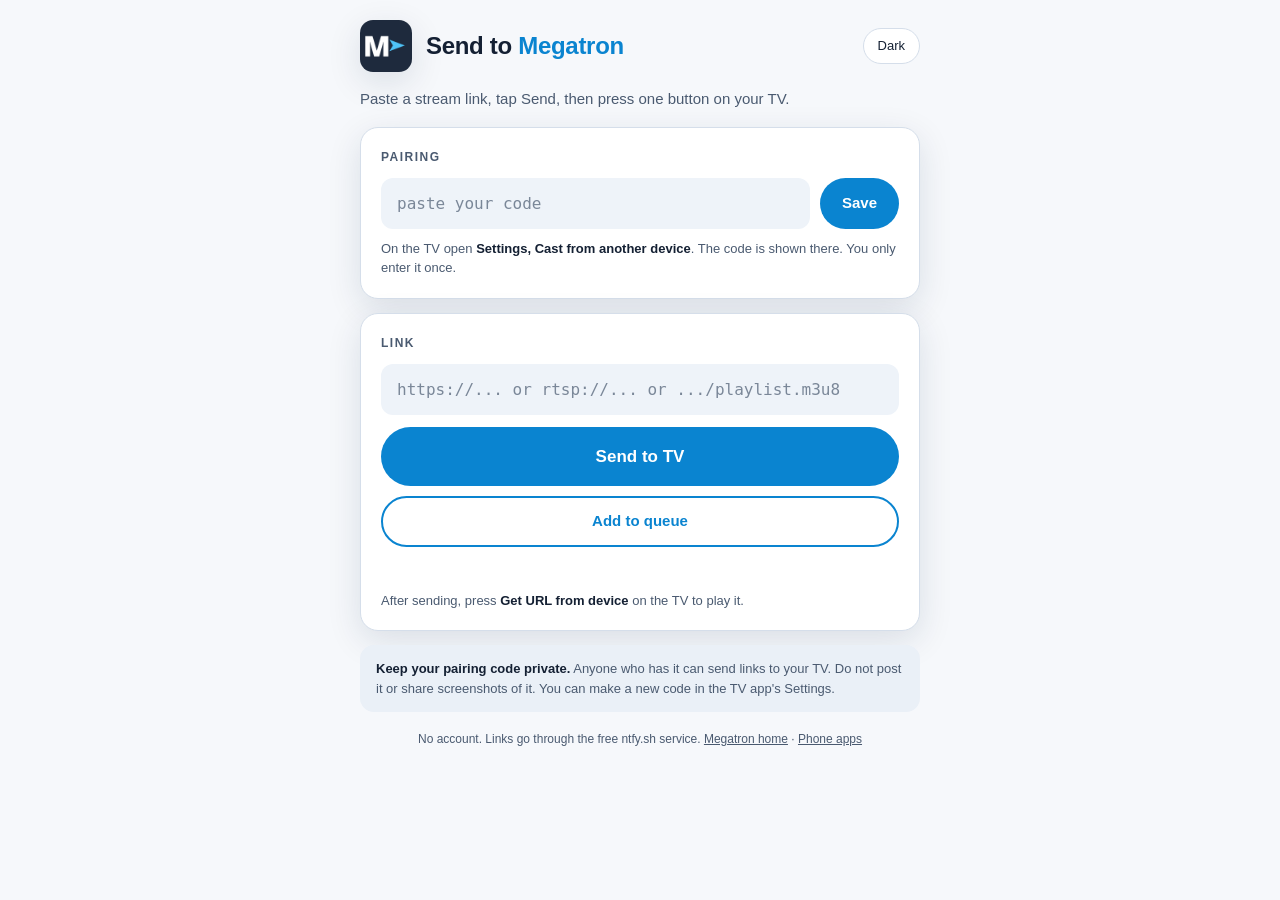
<file: docs/send/index.html>
<!DOCTYPE html>
<html lang="en" data-theme="light">
<head>
<meta charset="utf-8">
<meta name="viewport" content="width=device-width, initial-scale=1, viewport-fit=cover">
<meta name="theme-color" content="#f6f8fb">
<link rel="icon" href="../send-icon.png">
<title>Send a link to Megatron</title>
<script>
(function () {
  var t = null;
  try { t = localStorage.getItem('mg_theme'); } catch (e) {}
  document.documentElement.setAttribute('data-theme', t === 'dark' ? 'dark' : 'light');
})();
</script>
<style>
:root{--bg:#f6f8fb;--fg:#142033;--mute:#4a5a70;--card:#ffffff;--field:#eef3f9;--line:#d5deea;--accent:#0a84d0;--on-accent:#ffffff;--band:#eaf0f7;--bad:#c62828;--shadow:0 10px 34px rgba(20,40,70,.12)}
[data-theme=dark]{--bg:#1e2a3d;--fg:#ffffff;--mute:#d0dae5;--card:#2a3854;--field:#222f45;--line:rgba(255,255,255,.12);--accent:#4fc3f7;--on-accent:#0b1a2a;--band:#18222f;--bad:#ff7b7b;--shadow:0 12px 40px rgba(0,0,0,.45)}
*{box-sizing:border-box;margin:0;-webkit-tap-highlight-color:transparent}
body{background:var(--bg);color:var(--fg);font-family:'Segoe UI','Helvetica Neue',Arial,sans-serif;line-height:1.5;min-height:100vh;padding:env(safe-area-inset-top) 18px calc(env(safe-area-inset-bottom) + 24px)}
.wrap{max-width:560px;margin:0 auto}
header{display:flex;align-items:center;gap:14px;padding:20px 0 16px}
header img{width:52px;height:52px;border-radius:13px;box-shadow:var(--shadow)}
header h1{font-size:24px;font-weight:700;letter-spacing:-.3px;flex:1}header h1 span{color:var(--accent)}
#theme{background:var(--card);color:var(--fg);border:1px solid var(--line);border-radius:30px;padding:7px 14px;font-size:13px;cursor:pointer;font-family:inherit}
.lead{color:var(--mute);font-size:15px;margin:0 0 16px}
.card{background:var(--card);border:1px solid var(--line);border-radius:18px;box-shadow:var(--shadow);padding:20px;margin-bottom:14px}
.card h2{font-size:12px;letter-spacing:1.5px;text-transform:uppercase;color:var(--mute);font-weight:600;margin-bottom:12px;display:flex;justify-content:space-between;align-items:center}
input{width:100%;background:var(--field);border:2px solid transparent;border-radius:12px;color:var(--fg);padding:14px;font-size:16px;font-family:Consolas,ui-monospace,monospace}
input::placeholder{color:var(--mute);opacity:.7}
input:focus{outline:none;border-color:var(--accent)}
button{font:inherit;cursor:pointer;border:2px solid transparent;border-radius:999px;transition:transform .1s ease}
button:active{transform:scale(.97)}button:disabled{opacity:.45}
.p{width:100%;margin-top:12px;padding:15px;font-size:17px;font-weight:700;background:var(--accent);color:var(--on-accent)}
.o{width:100%;margin-top:10px;padding:12px;font-size:15px;font-weight:600;background:transparent;color:var(--accent);border-color:var(--accent)}
.row{display:flex;gap:10px}.row input{flex:1;min-width:0}.row button{padding:0 20px;font-size:15px;font-weight:600;background:var(--accent);color:var(--on-accent)}
.paired{display:flex;align-items:center;gap:12px;flex-wrap:wrap}
.dots{font-family:Consolas,ui-monospace,monospace;font-size:20px;letter-spacing:3px;flex:1}
.lnk{background:none;border:none;color:var(--accent);padding:4px 2px;font-size:14px;font-weight:600}
.lnk.bad{color:var(--bad)}
#status{min-height:22px;margin-top:12px;font-size:14px;color:var(--mute)}#status.ok{color:var(--accent)}#status.bad{color:var(--bad)}
.hint{color:var(--mute);font-size:13px;margin-top:10px}.hint b{color:var(--fg)}
.item{padding:10px 0;border-top:1px solid var(--line)}.item:first-of-type{border-top:0}
.item .u{font-family:Consolas,ui-monospace,monospace;font-size:13px;word-break:break-all;color:var(--fg)}
.item .a{display:flex;gap:16px;margin-top:4px}
.warn{background:var(--band);border-radius:14px;padding:14px 16px;font-size:13px;color:var(--mute);margin-top:6px}.warn b{color:var(--fg)}
footer{text-align:center;color:var(--mute);font-size:12px;padding-top:18px}footer a{color:inherit;text-decoration:underline}
.hide{display:none}
</style>
</head>
<body>
<div class="wrap">
<header>
  <img src="../send-icon.png" alt="Megatron Send">
  <h1>Send to <span>Megatron</span></h1>
  <button id="theme" type="button" aria-label="Switch light or dark">Dark</button>
</header>
<p class="lead">Paste a stream link, tap Send, then press one button on your TV.</p>

<section class="card" id="pairCard">
  <h2>Pairing</h2>
  <div id="pairedView" class="paired hide">
    <span class="dots" id="dots"></span>
    <button class="lnk" id="change" type="button">Change</button>
    <button class="lnk bad" id="forget" type="button">Forget</button>
  </div>
  <div id="enterView">
    <div class="row">
      <input id="code" autocomplete="off" spellcheck="false" autocapitalize="off" placeholder="paste your code">
      <button id="savecode" type="button">Save</button>
    </div>
    <p class="hint">On the TV open <b>Settings, Cast from another device</b>. The code is shown there. You only enter it once.</p>
  </div>
</section>

<section class="card">
  <h2>Link</h2>
  <input id="url" type="url" inputmode="url" autocomplete="off" spellcheck="false" autocapitalize="off" placeholder="https://... or rtsp://... or .../playlist.m3u8">
  <button class="p" id="send" type="button">Send to TV</button>
  <button class="o" id="queueadd" type="button">Add to queue</button>
  <p id="status"></p>
  <p class="hint">After sending, press <b>Get URL from device</b> on the TV to play it.</p>
</section>

<section class="card hide" id="queueCard">
  <h2>Queue</h2>
  <div id="queue"></div>
  <p class="hint">The TV picks up one link at a time, the newest one. Send them one by one.</p>
</section>

<section class="card hide" id="recentCard">
  <h2>Recently sent <button class="lnk" id="clear" type="button">Clear</button></h2>
  <div id="recent"></div>
</section>

<div class="warn"><b>Keep your pairing code private.</b> Anyone who has it can send links to your TV. Do not post it or share screenshots of it. You can make a new code in the TV app's Settings.</div>

<footer>No account. Links go through the free ntfy.sh service. <a href="../">Megatron home</a> &middot; <a href="https://github.com/Megatro-nn/megatrontizentv-send-to">Phone apps</a></footer>
</div>

<script>
(function () {
  'use strict';
  var $ = function (id) { return document.getElementById(id); };
  var NTFY = 'https://ntfy.sh', LS_CODE = 'vlctv_drop_code', LS_Q = 'mg_queue', LS_R = 'mg_recent';
  var root = document.documentElement;

  function store(k, v) { try { if (v === undefined) return localStorage.getItem(k); localStorage.setItem(k, v); } catch (e) {} return null; }
  function load(k) { try { var a = JSON.parse(store(k) || '[]'); return Array.isArray(a) ? a : []; } catch (e) { return []; } }
  function save(k, a) { store(k, JSON.stringify(a)); }

  /* theme */
  function label() { $('theme').textContent = root.getAttribute('data-theme') === 'dark' ? 'Light' : 'Dark'; }
  $('theme').addEventListener('click', function () {
    var n = root.getAttribute('data-theme') === 'dark' ? 'light' : 'dark';
    root.setAttribute('data-theme', n); store('mg_theme', n); label();
    var m = document.querySelector('meta[name=theme-color]'); if (m) m.content = n === 'dark' ? '#1e2a3d' : '#f6f8fb';
  });
  label();

  /* code */
  var code = (location.hash || '').replace('#', '').trim() || store(LS_CODE) || '';
  if (code) store(LS_CODE, code);
  function showCode() {
    var has = !!code;
    $('pairedView').className = 'paired' + (has ? '' : ' hide');
    $('enterView').className = has ? 'hide' : '';
    if (has) $('dots').textContent = code.length > 4 ? code.slice(0, 2) + new Array(code.length - 3).join('\u2022') + code.slice(-2) : code;
  }
  function setStatus(t, k) { var e = $('status'); e.textContent = t || ''; e.className = k || ''; }
  $('savecode').addEventListener('click', function () {
    var c = ($('code').value || '').trim();
    if (!/^[A-Za-z0-9]{6,40}$/.test(c)) { setStatus('That does not look like a pairing code', 'bad'); return; }
    code = c; store(LS_CODE, c); $('code').value = ''; showCode(); setStatus('Paired with your TV', 'ok');
  });
  $('change').addEventListener('click', function () { code = ''; showCode(); $('code').focus(); });
  $('forget').addEventListener('click', function () { code = ''; store(LS_CODE, ''); showCode(); setStatus('', ''); });

  /* lists */
  function esc(s) { return s.replace(/[&<>"]/g, function (c) { return { '&': '&amp;', '<': '&lt;', '>': '&gt;', '"': '&quot;' }[c]; }); }
  function render() {
    var q = load(LS_Q), r = load(LS_R);
    $('queueCard').className = 'card' + (q.length ? '' : ' hide');
    $('recentCard').className = 'card' + (r.length ? '' : ' hide');
    $('queue').innerHTML = q.map(function (u, i) {
      return '<div class="item"><div class="u">' + esc(u) + '</div><div class="a"><button class="lnk" data-q="' + i + '">Send</button><button class="lnk bad" data-d="' + i + '">Remove</button></div></div>';
    }).join('');
    $('recent').innerHTML = r.map(function (u, i) {
      return '<div class="item"><div class="u">' + esc(u) + '</div><div class="a"><button class="lnk" data-r="' + i + '">Send again</button></div></div>';
    }).join('');
  }
  $('queue').addEventListener('click', function (e) {
    var t = e.target, q = load(LS_Q);
    if (t.dataset.q !== undefined) send(q[+t.dataset.q], +t.dataset.q);
    if (t.dataset.d !== undefined) { q.splice(+t.dataset.d, 1); save(LS_Q, q); render(); }
  });
  $('recent').addEventListener('click', function (e) {
    var i = e.target.dataset.r; if (i !== undefined) send(load(LS_R)[+i]);
  });
  $('clear').addEventListener('click', function () { save(LS_R, []); render(); });

  function pull(text) { var m = /(https?|rtsp|rtmp):\/\/\S+/.exec(text || ''); return (m ? m[0] : (text || '')).trim(); }

  var busy = false;
  function send(raw, qIndex) {
    var url = pull(raw);
    if (!code) { setStatus('Pair with your TV first', 'bad'); return; }
    if (!url) { setStatus('Paste a link first', 'bad'); $('url').focus(); return; }
    if (busy) return; busy = true; $('send').disabled = true; setStatus('Sending\u2026', '');
    fetch(NTFY + '/' + encodeURIComponent('megatron-' + code), { method: 'POST', body: url, headers: { 'Title': 'Megatron URL' } })
      .then(function (r) {
        if (!r.ok) throw new Error('HTTP ' + r.status);
        setStatus('Sent. Now press \u201CGet URL from device\u201D on the TV.', 'ok');
        var rec = load(LS_R).filter(function (x) { return x !== url; }); rec.unshift(url); save(LS_R, rec.slice(0, 20));
        if (qIndex !== undefined) { var q = load(LS_Q); q.splice(qIndex, 1); save(LS_Q, q); } else { $('url').value = ''; }
        render();
      })
      .catch(function (e) { setStatus('Failed to send (' + e.message + ')', 'bad'); })
      .then(function () { busy = false; $('send').disabled = false; });
  }
  $('send').addEventListener('click', function () { send($('url').value); });
  $('url').addEventListener('keydown', function (e) { if (e.key === 'Enter') send($('url').value); });
  $('queueadd').addEventListener('click', function () {
    var u = pull($('url').value); if (!u) { setStatus('Paste a link first', 'bad'); return; }
    var q = load(LS_Q); q.push(u); save(LS_Q, q); $('url').value = ''; setStatus('Added to the queue', 'ok'); render();
  });

  var qUrl = new URLSearchParams(location.search).get('url');
  if (qUrl) $('url').value = qUrl;
  showCode(); render();
})();
</script>
</body>
</html>
</file>
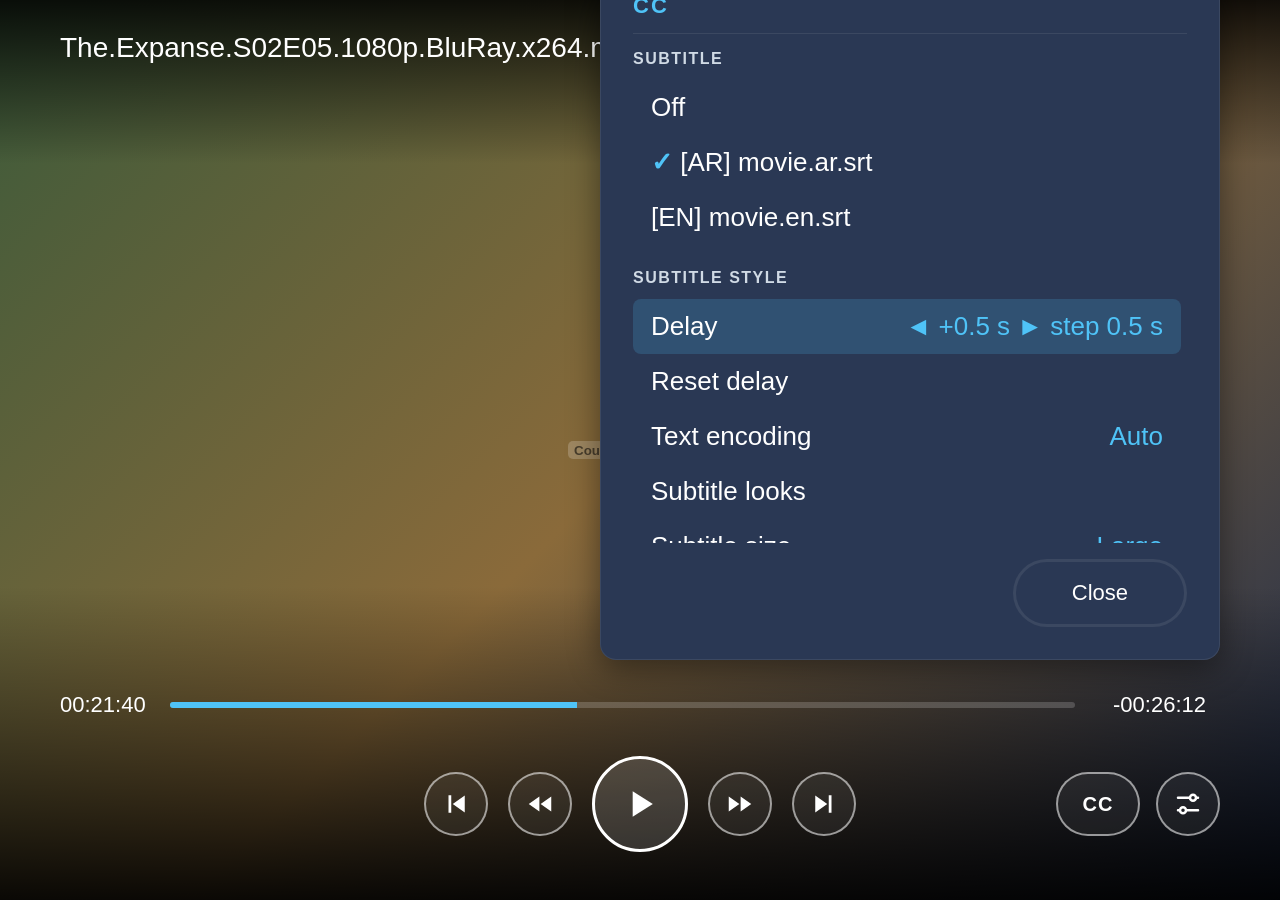
<file: tizen-app/q.html>
<!DOCTYPE html>
<html lang="en">
<head>
<meta charset="utf-8">
<meta name="viewport" content="width=device-width, initial-scale=1, maximum-scale=1, user-scalable=no"/>
<title>Megatron</title>
<link rel="stylesheet" href="css/style.css">

<style>body{background:linear-gradient(135deg,#3b5a3a,#8a6a3a 50%,#1d2b4a)!important}.view:not(#view-player){display:none!important}#track-menu{max-height:calc(100vh - 200px)}</style></head>
<body>
<div id="splash" aria-hidden="true"><img src="logo-mark.png" alt=""><span>Megatron</span></div>

<!-- AVPlay needs an OBJECT element of type "video/mp4" as its render target -->
<object id="player-object" type="application/avplayer"></object>

<!-- HTML5 video — used for local file:// URLs because AVPlay's local-file
     pipeline is broken on Samsung TV 5.0 (opens the file, reports PLAYING,
     never decodes a frame).  The WebView's chromium media stack handles
     file:// just fine. -->
<video id="html5-video" playsinline></video>

<!-- Subtitle overlay — AVPlay doesn't auto-render text subs (TEXT/SUBTITLE
     tracks).  It fires onsubtitlechange(duration, text, ...) and we paint
     the text here. -->
<div id="subtitle-overlay" class="hidden"></div>

<!-- ── Home view ─────────────────────────────────────────────────────── -->
<!-- Background layer.  It must come AFTER the player <object> and the <video>:
     the TV cuts a see-through hole where those sit, and anything painted before
     them in the page is cut out with it (that is what made it show black). -->
<div id="app-bg" aria-hidden="true"><div class="bg-img"></div><div class="bg-dim"></div></div>

<section id="view-home" class="view" data-remember-focus>
    <header class="brand">
        <img class="app-icon" src="logo-mark.png" alt="">
        <h1>Megatron</h1>
    </header>

    <nav class="home-tiles">
        <!-- Recently Played is intentionally the leftmost tile so the D-pad
             lands on it first — the common return-visit action is "resume
             what I was watching", not "browse from scratch" (issue #56).
             Settings can hide it (issue #142); the D-pad then lands on
             Favorites. -->
        <button class="tile" data-action="browse-recent" data-focus>
            <div class="tile-icon"><svg viewBox="0 0 24 24" aria-hidden="true" class="stk"><circle cx="12" cy="12" r="9"/><path d="M12 7v5.2l3.4 2"/></svg></div>
            <div class="tile-label" data-i18n="home.recent">Recently Played</div>
            <div class="tile-sub" data-i18n="home.recentSub">Quick access to past media</div>
        </button>
        <button class="tile" data-action="browse-favorites">
            <div class="tile-icon"><svg viewBox="0 0 24 24" aria-hidden="true"><path d="M12 21s-7.6-4.7-9.7-9.4C.8 8.2 2.9 5 6.2 5c2 0 3.6 1 4.8 2.7C12.2 6 13.8 5 15.8 5c3.3 0 5.4 3.2 3.9 6.6C19.6 16.3 12 21 12 21z"/></svg></div>
            <div class="tile-label" data-i18n="home.favorites">Favorites</div>
            <div class="tile-sub" data-i18n="home.favoritesSub">Folders you pinned</div>
        </button>
        <button class="tile" data-action="open-url">
            <div class="tile-icon"><svg viewBox="0 0 24 24" aria-hidden="true" class="stk"><circle cx="12" cy="12" r="9"/><path d="M3 12h18M12 3c2.6 2.7 3.9 5.7 3.9 9s-1.3 6.3-3.9 9c-2.6-2.7-3.9-5.7-3.9-9S9.4 5.7 12 3z"/></svg></div>
            <div class="tile-label" data-i18n="home.url">Open Network Stream</div>
            <div class="tile-sub">HTTP · HLS · DASH · RTSP · RTMP</div>
        </button>
        <button class="tile" data-action="browse-usb">
            <div class="tile-icon"><svg viewBox="0 0 24 24" aria-hidden="true" class="stk"><rect x="7" y="10" width="10" height="12" rx="2.2"/><path d="M9 10V3.5h6V10M10.8 6.2v1.6M13.2 6.2v1.6"/></svg></div>
            <div class="tile-label" data-i18n="home.usb">Browse USB Drive</div>
            <div class="tile-sub" data-i18n="home.usbSub">Local files on connected storage</div>
        </button>
        <!-- SMB shares, DLNA media servers and WebDAV servers share one
             tile (js/servers.js): three tiles made eight in a row. -->
        <button class="tile" data-action="browse-servers">
            <div class="tile-icon"><svg viewBox="0 0 24 24" aria-hidden="true" class="stk"><rect x="3" y="4" width="18" height="6.5" rx="1.8"/><rect x="3" y="13.5" width="18" height="6.5" rx="1.8"/><path d="M7 7.2h.01M7 16.8h.01M12 10.5v3"/></svg></div>
            <div class="tile-label" data-i18n="home.servers">Servers</div>
            <div class="tile-sub" data-i18n="home.serversSub">SMB, WebDAV and DLNA</div>
        </button>
        <button class="tile" data-action="open-settings">
            <div class="tile-icon"><svg viewBox="0 0 24 24" aria-hidden="true" class="stk"><path d="M4 7h9M19 7h1M4 17h1M11 17h9"/><circle cx="16" cy="7" r="2.4"/><circle cx="8" cy="17" r="2.4"/></svg></div>
            <div class="tile-label" data-i18n="home.settings">Settings</div>
            <div class="tile-sub" data-i18n="home.settingsSub">Preferences &amp; TV info</div>
        </button>
    </nav>

    <footer class="hint">
        <span class="key">↑↓←→</span> <span data-i18n="hint.navigate">navigate</span>
        <span class="key">OK</span> <span data-i18n="hint.select">select</span>
        <span class="key">RETURN</span> <span data-i18n="hint.exit">exit app</span>
    </footer>
</section>

<!-- ── URL input view ────────────────────────────────────────────────── -->
<section id="view-url" class="view hidden">
    <header class="brand small">
        <img class="app-icon" src="logo-mark.png" alt="">
        <h1 data-i18n="home.url">Open Network Stream</h1>
    </header>

    <div class="url-input-wrap">
        <label for="url-input" data-i18n="url.label">Stream URL or file path</label>
        <input id="url-input" type="text" inputmode="url"
               placeholder="rtsp://… · https://…/playlist.m3u8 · file:///opt/usr/media/…"
               data-focus>
    </div>

    <div class="actions">
        <button class="btn primary" data-action="open-current-url" data-i18n="common.play">Play</button>
        <button class="btn ghost"   data-action="save-current-url" data-i18n="saved.save">☆ Save</button>
        <button class="btn ghost"   data-action="fetch-remote-url" data-i18n="url.fromDevice">📲 Get URL from device</button>
        <!-- No Cancel: the remote's Back key does that (issue #126). -->
    </div>

    <!-- The user's own saved streams (issue #119).  Each is a chip that plays
         it and a ⋯ chip beside it for rename / move / remove; hidden while
         the list is empty. -->
    <div class="presets saved-streams hidden" id="saved-streams">
        <div class="presets-label" data-i18n="saved.title">Saved streams</div>
        <div id="saved-streams-list" class="saved-streams-list"></div>
    </div>

    <!-- Name and URL of a stream being saved or edited.  While it's open the
         rest of the screen steps aside (#view-url.editing). -->
    <div class="saved-edit" id="saved-edit">
        <div class="url-input-wrap">
            <label for="saved-name" data-i18n="saved.name">Name</label>
            <input id="saved-name" type="text">
        </div>
        <div class="url-input-wrap">
            <label for="saved-url" data-i18n="url.label">Stream URL or file path</label>
            <input id="saved-url" type="text" inputmode="url">
        </div>
        <div class="actions">
            <button class="btn primary" data-action="saved-edit-done" data-i18n="saved.done">Save</button>
            <button class="btn ghost"   data-action="saved-edit-cancel" data-i18n="common.cancel">Cancel</button>
        </div>
    </div>

    <!-- Sample inputs sit below the primary actions so the remote lands on
         Play first; the chips are a secondary, try-it convenience. -->
    <div class="presets">
        <div class="presets-label" data-i18n="url.samples">Or try a sample stream</div>
        <button class="preset" data-url="http://vjs.zencdn.net/v/oceans.mp4">Oceans (MP4, short)</button>
        <button class="preset" data-url="https://commondatastorage.googleapis.com/gtv-videos-bucket/sample/BigBuckBunny.mp4">Big Buck Bunny (MP4)</button>
        <button class="preset" data-url="https://dash.akamaized.net/akamai/bbb_30fps/bbb_30fps.mpd">DASH test (Akamai)</button>
        <button class="preset" data-url="rtsp://9627b0bf2a7b.entrypoint.cloud.wowza.com:1935/app-p5260J38/66abe4b9_stream1">My Wowza RTSP</button>
        <button class="preset" data-url="rtsp://170.93.143.139:554/rtplive/470011e600ef003a004ee33696235daa">FAA RTSP (public)</button>
    </div>

    <p class="url-drop-hint" data-i18n-fmt="url.dropHint">Paste a URL from your phone, tablet or laptop — pair once under <b data-i18n="home.settings" data-slot="0">Settings</b>.</p>
</section>

<!-- ── File browser view ─────────────────────────────────────────────── -->
<section id="view-browse" class="view hidden">
    <header class="brand small">
        <img class="app-icon" src="logo-mark.png" alt="">
        <h1 id="browse-title" data-i18n="browse.usbTitle">USB Drive</h1>
    </header>
    <!-- Item count and folder size, top-left corner of a USB folder. -->
    <div class="browse-count" id="browse-count"></div>

    <div class="browse-path"  id="browse-path">/</div>
    <!-- Only while a playlist is listed (issue #122). -->
    <div class="playlist-filter hidden" id="playlist-filter-wrap">
        <input id="playlist-filter" type="text" data-i18n-placeholder="playlist.filter" placeholder="Filter channels…">
    </div>
    <!-- Sort / View buttons above a USB folder, like the Windows command bar. -->
    <div class="browse-bar" id="browse-bar">
        <button class="bar-btn" id="bar-sort" data-action="bar-sort"></button>
        <button class="bar-btn" id="bar-view" data-action="bar-view"></button>
    </div>
    <!-- Column titles; shown only in the Details view. -->
    <div class="browse-head" id="browse-head"></div>
    <ul    class="browse-list" id="browse-list"></ul>
    <!-- Details of the highlighted file or folder. -->
    <div class="browse-info" id="browse-info"></div>

    <footer class="hint">
        <span class="key">OK</span> <span data-i18n="hint.open">open</span>
        <span class="key">RETURN</span> <span data-i18n="hint.up">up</span>
        <span class="key">PLAY</span> <span data-i18n="hint.openAsMedia">open as media</span>
        <span class="hidden" id="hint-menu"><span class="key">OK</span> <span data-i18n="hint.menu">hold for menu</span></span>
        <span class="hidden" id="hint-save"><span class="key">►</span> <span data-i18n="hint.saveChannel">save / unsave</span></span>
        <span class="hidden" id="hint-fav"><span class="key">►</span> <span data-i18n="hint.favorite">pin / unpin folder</span></span>
        <span class="hidden" id="hint-forget"><span class="key">◄</span> <span data-i18n="hint.forgetWatched">forget watched</span></span>
    </footer>
</section>

<!-- ── Picture viewer (js/viewer.js) ────────────────────────────────── -->
<section id="view-image" class="view hidden">
    <img id="image-el" alt="">
    <div class="image-status hidden" id="image-status"></div>
    <div class="image-bar" id="image-bar">
        <div class="image-caption">
            <span id="image-name"></span>
            <span id="image-info" class="image-info"></span>
        </div>
        <div class="image-keys">
            <span class="key">←→</span> <span data-i18n="hint.prevNext">previous / next</span>
            <span class="key">OK</span> <span data-i18n="hint.slideshow">slideshow</span>
            <span class="key">↑↓</span> <span data-i18n="hint.rotate">rotate</span>
            <span class="key">RETURN</span> <span data-i18n="hint.back">back</span>
        </div>
    </div>
</section>

<!-- ── Text viewer (js/viewer.js) ───────────────────────────────────── -->
<section id="view-text" class="view hidden">
    <div class="text-head">
        <span id="text-name" class="text-name"></span>
        <span id="text-info" class="text-info"></span>
    </div>
    <div class="text-body" id="text-body"><pre id="text-pre"></pre></div>
    <footer class="hint">
        <span class="key">↑↓</span> <span data-i18n="hint.scroll">scroll</span>
        <span class="key">←→</span> <span data-i18n="hint.page">page</span>
        <span class="key">0–9</span> <span data-i18n="hint.jump">jump</span>
        <span class="key">RETURN</span> <span data-i18n="hint.back">back</span>
    </footer>
</section>

<!-- ── Player view ───────────────────────────────────────────────────── -->
<section id="view-player" class="view hidden">
    <!-- Music has no picture of its own: without this card the screen is
         just black once the OSD fades (issue #105). -->
    <div class="audio-card hidden" id="audio-card">
        <img class="audio-art hidden" id="audio-art" alt="">
        <div class="audio-note" id="audio-note">♪</div>
        <div class="audio-title" id="audio-title"></div>
        <div class="audio-sub" id="audio-sub"></div>
    </div>

    <!-- Top bar: title -->
    <div class="osd osd-top hidden" id="osd-top">
        <span id="osd-title" data-i18n="common.loading">Loading…</span>
        <span class="osd-clock" id="osd-clock"></span>
    </div>

    <!-- Center spinner while opening -->
    <div class="spinner hidden" id="spinner">
        <div class="spinner-ring"></div>
        <div class="spinner-text" data-i18n="player.opening">Opening stream…</div>
    </div>

    <!-- Center error banner -->
    <div class="error-overlay hidden" id="error-overlay">
        <div class="error-icon">!</div>
        <div class="error-title" id="error-title" data-i18n="player.error">Playback error</div>
        <div class="error-hint"  id="error-hint"></div>
        <button class="btn primary" data-action="back-home" data-i18n="player.backHome">Back to Home</button>
    </div>

    <!-- Bottom OSD: progress + controls -->
    <div class="osd osd-bottom hidden" id="osd-bottom">
        <div class="time">
            <span id="time-current">00:00</span>
            <span id="time-scrub-delta" class="scrub-delta hidden"></span>
            <div class="progress-track"><div class="progress-fill" id="progress-fill"></div></div>
            <button class="time-btn" data-action="toggle-time-mode" id="time-duration">00:00</button>
        </div>
        <div class="controls">
            <div class="ctrl-side"></div>
            <div class="ctrl-main">
                <button class="ctrl" data-action="prev" id="btn-prev" title="Restart / Previous" data-i18n-title="player.prev"><svg viewBox="0 0 24 24" aria-hidden="true"><path d="M6 5h2.2v14H6zM19 5.2v13.6L9.4 12z"/></svg></button>
                <button class="ctrl" data-action="rewind"><svg viewBox="0 0 24 24" aria-hidden="true"><path d="M11.5 6v12L3 12zM21 6v12l-8.5-6z"/></svg></button>
                <button class="ctrl big" data-action="play-pause" id="btn-playpause" data-focus><svg viewBox="0 0 24 24" aria-hidden="true"><path d="M8 5v14l11-7z"/></svg></button>
                <button class="ctrl" data-action="forward"><svg viewBox="0 0 24 24" aria-hidden="true"><path d="M12.5 6v12L21 12zM3 6v12l8.5-6z"/></svg></button>
                <button class="ctrl" data-action="next" id="btn-next" title="Next" data-i18n-title="player.next"><svg viewBox="0 0 24 24" aria-hidden="true"><path d="M15.8 5H18v14h-2.2zM5 5.2v13.6L14.6 12z"/></svg></button>
            </div>
            <div class="ctrl-side right">
                <button class="ctrl" data-action="open-track-menu" id="btn-cc">CC</button>
                <button class="ctrl" data-action="open-settings-panel" id="btn-gear" title="Player settings" data-i18n-title="panel.title"><svg viewBox="0 0 24 24" aria-hidden="true" class="stk"><path d="M4 7h9M19 7h1M4 17h1M11 17h9"/><circle cx="16" cy="7" r="2.4"/><circle cx="8" cy="17" r="2.4"/></svg></button>
            </div>
        </div>
    </div>
    <!-- One panel, four tabs: subtitles, audio, video, info.  The lists scroll inside
         the body: a Netflix-style rip can carry 20+ subtitle tracks. -->
    <div class="track-menu hidden" id="track-menu" data-tab="subs">
        <div class="panel-tabs" id="panel-tabs">
            <button class="panel-tab" data-action="panel-tab" data-tab="subs"  data-i18n="tab.subs">Subtitles</button>
            <button class="panel-tab" data-action="panel-tab" data-tab="audio" data-i18n="tab.audio">Audio</button>
            <button class="panel-tab" data-action="panel-tab" data-tab="video" data-i18n="tab.video">Video</button>
            <button class="panel-tab" data-action="panel-tab" data-tab="info"  data-i18n="info.title">File info</button>
        </div>
        <div class="track-menu-body" id="track-menu-body">
            <div class="track-section" data-tab="audio">
                <h3 id="audio-tracks-title" data-i18n="tracks.audio">Audio</h3>
                <ul id="audio-tracks"></ul>
            </div>
            <div class="track-section" data-tab="subs">
                <h3 id="subtitle-tracks-title" data-i18n="tracks.subtitle">Subtitle</h3>
                <ul id="subtitle-tracks"></ul>
            </div>
            <!-- Subtitle appearance without leaving the player (issue #149): the same
                 pickers as Settings → Subtitle appearance. -->
            <div class="track-section" data-tab="subs">
                <h3 data-i18n="tracks.style">Subtitle style</h3>
                <ul id="subtitle-style"></ul>
            </div>
            <div class="track-section" data-tab="video">
                <h3 data-i18n="tab.playback">Playback</h3>
                <ul id="video-rows"></ul>
            </div>
            <div class="track-section file-info" data-tab="info">
                <dl id="file-info-list"></dl>
            </div>
        </div>
        <button class="btn ghost" data-action="close-track-menu" data-focus data-i18n="common.close">Close</button>
    </div>
    <!-- 15 seconds before the end of an episode that has a next one. -->
    <div class="next-up hidden" id="next-up">
        <div class="nu-text" id="next-up-text"></div>
        <button class="btn primary" data-action="next-now" data-i18n="player.skip">Skip</button>
    </div>
</section>

<!-- ── Settings view ─────────────────────────────────────────────────── -->
<section id="view-settings" class="view hidden">
    <header class="brand small">
        <img class="app-icon" src="logo-mark.png" alt="">
        <h1 data-i18n="home.settings">Settings</h1>
    </header>

    <div class="settings-content">
        <h2 class="settings-section-title" data-i18n="settings.secAppearance">Appearance</h2>
        <div class="settings-group">
            <button class="settings-row" data-action="setting-theme" data-focus>
                <div class="settings-label" data-i18n="settings.theme">Theme</div>
                <div class="settings-value" id="setting-theme-value"></div>
            </button>
            <button class="settings-row" data-action="setting-accent">
                <div class="settings-label" data-i18n="settings.accent">Accent colour</div>
                <div class="settings-value" id="setting-accent-value"></div>
            </button>
            <button class="settings-row" data-action="setting-background">
                <div class="settings-label" data-i18n="settings.background">Background</div>
                <div class="settings-value" id="setting-background-value"></div>
            </button>
            <button class="settings-row" data-action="setting-fanart">
                <div class="settings-label" data-i18n="settings.fanart">Fanart behind folders</div>
                <div class="settings-value" id="setting-fanart-value"></div>
            </button>
            <button class="settings-row" data-action="setting-text-size">
                <div class="settings-label" data-i18n="settings.textSize">File list text size</div>
                <div class="settings-value" id="setting-text-size-value"></div>
            </button>
        </div>

        <h2 class="settings-section-title" data-i18n="settings.secGeneral">General</h2>
        <div class="settings-group">
            <button class="settings-row" data-action="setting-ui-lang">
                <div class="settings-label" data-i18n="settings.uiLang">App language</div>
                <div class="settings-value" id="setting-ui-lang-value"></div>
            </button>
            <button class="settings-row" data-action="setting-start-screen">
                <div class="settings-label" data-i18n="settings.startScreen">Start screen</div>
                <div class="settings-value" id="setting-start-screen-value">Home screen</div>
            </button>
            <button class="settings-row" data-action="setting-recent">
                <div class="settings-label" data-i18n="home.recent">Recently Played</div>
                <div class="settings-value" id="setting-recent-value">On</div>
            </button>
            <button class="settings-row" data-action="setting-recent-clear">
                <span class="settings-label" data-i18n="settings.recentClear">Clear Recently Played</span>
            </button>
        </div>

        <h2 class="settings-section-title" data-i18n="settings.secBrowsing">Browsing</h2>
        <div class="settings-group">
            <button class="settings-row" data-action="setting-browse-filter">
                <div class="settings-label" data-i18n="settings.browseFilter">File browser shows</div>
                <div class="settings-value" id="setting-browse-filter-value">All files</div>
            </button>
            <button class="settings-row" data-action="setting-show-hidden">
                <div class="settings-label" data-i18n="settings.showHidden">Show hidden files</div>
                <div class="settings-value" id="setting-show-hidden-value">Off</div>
            </button>
            <button class="settings-row" data-action="setting-poster-cache">
                <div class="settings-label" data-i18n="settings.posterCache">Poster cache</div>
                <div class="settings-value" id="setting-poster-cache-value"></div>
            </button>
            <button class="settings-row" data-action="setting-folder-play">
                <div class="settings-label" data-i18n="settings.folderPlayRows">Play all / Shuffle all in folders</div>
                <div class="settings-value" id="setting-folder-play-value">On</div>
            </button>
            <button class="settings-row" data-action="setting-slideshow-interval">
                <div class="settings-label" data-i18n="settings.slideshow">Slideshow interval</div>
                <div class="settings-value" id="setting-slideshow-interval-value">5 seconds</div>
            </button>
        </div>

        <h2 class="settings-section-title" data-i18n="settings.secPlayback">Playback</h2>
        <div class="settings-group">
            <button class="settings-row" data-action="setting-resume-mode">
                <div class="settings-label" data-i18n="settings.resume">Resume playback</div>
                <div class="settings-value" id="setting-resume-mode-value">Ask</div>
            </button>
            <button class="settings-row" data-action="setting-auto-play">
                <div class="settings-label" data-i18n="settings.autoPlay">Auto-play next file</div>
                <div class="settings-value" id="setting-auto-play-value">On</div>
            </button>
            <button class="settings-row" data-action="setting-repeat-mode">
                <div class="settings-label" data-i18n="settings.repeatMode">Repeat mode</div>
                <div class="settings-value" id="setting-repeat-mode-value">Off</div>
            </button>
            <button class="settings-row" data-action="setting-shuffle">
                <div class="settings-label" data-i18n="settings.shuffle">Shuffle playlist</div>
                <div class="settings-value" id="setting-shuffle-value">Off</div>
            </button>
            <button class="settings-row" data-action="setting-aspect-mode">
                <div class="settings-label" data-i18n="settings.aspect">Video aspect ratio</div>
                <div class="settings-value" id="setting-aspect-mode-value">Fit screen (keep black bars)</div>
            </button>
            <button class="settings-row" data-action="setting-time-mode">
                <div class="settings-label" data-i18n="settings.timeMode">Time shown on the bar</div>
                <div class="settings-value" id="setting-time-mode-value"></div>
            </button>
            <button class="settings-row" data-action="setting-skip-short">
                <div class="settings-label" data-i18n="settings.skipShort">Skip length (◄ ►)</div>
                <div class="settings-value" id="setting-skip-short-value"></div>
            </button>
            <button class="settings-row" data-action="setting-skip-long">
                <div class="settings-label" data-i18n="settings.skipLong">Skip length (FF / RW)</div>
                <div class="settings-value" id="setting-skip-long-value"></div>
            </button>
        </div>

        <h2 class="settings-section-title" data-i18n="settings.secAudioSub">Audio and subtitles</h2>
        <div class="settings-group">
            <button class="settings-row" data-action="setting-audio-lang">
                <div class="settings-label" data-i18n="settings.audioLang">Preferred audio language</div>
                <div class="settings-value" id="setting-audio-lang-value">Auto</div>
            </button>
            <button class="settings-row" data-action="setting-subtitle-lang">
                <div class="settings-label" data-i18n="settings.subtitleLang">Preferred subtitle language</div>
                <div class="settings-value" id="setting-subtitle-lang-value">Off</div>
            </button>
            <button class="settings-row" data-action="setting-subtitle-lang2">
                <div class="settings-label" data-i18n="settings.subtitleLang2">Second subtitle language</div>
                <div class="settings-value" id="setting-subtitle-lang2-value">None</div>
            </button>
        </div>

        <h2 class="settings-section-title" data-i18n="settings.subAppearance">Subtitle appearance</h2>
        <div class="settings-group">
            <button class="settings-row" data-action="setting-subtitle-size">
                <div class="settings-label" data-i18n="settings.subSize">Subtitle size</div>
                <div class="settings-value" id="setting-subtitle-size-value">Medium</div>
            </button>
            <button class="settings-row" data-action="setting-subtitle-font">
                <div class="settings-label" data-i18n="settings.subFont">Subtitle font</div>
                <div class="settings-value" id="setting-subtitle-font-value">Sans-serif</div>
            </button>
            <button class="settings-row" data-action="setting-subtitle-color">
                <div class="settings-label" data-i18n="settings.subColor">Subtitle colour</div>
                <div class="settings-value" id="setting-subtitle-color-value">White</div>
            </button>
            <button class="settings-row" data-action="setting-subtitle-weight">
                <div class="settings-label" data-i18n="settings.subWeight">Subtitle weight</div>
                <div class="settings-value" id="setting-subtitle-weight-value">Normal</div>
            </button>
            <button class="settings-row" data-action="setting-subtitle-position">
                <div class="settings-label" data-i18n="settings.subPosition">Subtitle position</div>
                <div class="settings-value" id="setting-subtitle-position-value">Bottom</div>
            </button>
            <button class="settings-row" data-action="setting-subtitle-bg">
                <div class="settings-label" data-i18n="settings.subBg">Subtitle background</div>
                <div class="settings-value" id="setting-subtitle-bg-value">None</div>
            </button>
            <button class="settings-row" data-action="setting-subtitle-outline">
                <div class="settings-label" data-i18n="settings.subOutline">Subtitle outline</div>
                <div class="settings-value" id="setting-subtitle-outline-value">Medium</div>
            </button>
            <button class="settings-row" data-action="setting-subtitle-shadow">
                <div class="settings-label" data-i18n="settings.subShadow">Subtitle shadow</div>
                <div class="settings-value" id="setting-subtitle-shadow-value">Soft</div>
            </button>
            <button class="settings-row" data-action="setting-subtitle-opacity">
                <div class="settings-label" data-i18n="settings.subOpacity">Subtitle opacity</div>
                <div class="settings-value" id="setting-subtitle-opacity-value">100%</div>
            </button>
            <button class="settings-row" data-action="setting-subtitle-looks">
                <div class="settings-label" data-i18n="sub.preset.title">Subtitle looks</div>
                <div class="settings-value" data-i18n="sub.preset.hint">Movie, Large and bold, Minimal…</div>
            </button>
        </div>

        <h2 class="settings-section-title" data-i18n="settings.secNetwork">Network</h2>
        <div class="settings-group">
            <button class="settings-row" data-action="setting-network">
                <div class="settings-label" data-i18n="settings.network">Network access</div>
                <div class="settings-value" id="setting-network-value">Servers you set up</div>
            </button>
        </div>

        <button class="settings-section-toggle" data-toggle="grp-smb" aria-expanded="false">
            <span class="settings-section-title" data-i18n="smb.section">SMB network share</span>
            <span class="settings-section-chev" aria-hidden="true">▸</span>
        </button>
        <div class="settings-group is-collapsed" id="grp-smb">
            <button class="settings-row" id="smb-server"><div class="settings-label" data-i18n="smb.server">Server to edit</div><div class="settings-value" id="smb-server-val"></div></button>
            <label class="settings-row settings-row-input"><span class="settings-label" data-i18n="smb.host">Server (IP/host)</span><input id="smb-host"   type="text"     placeholder="192.168.1.10"></label>
            <label class="settings-row settings-row-input"><span class="settings-label" data-i18n="smb.port">Port</span><input id="smb-port"   type="text"     inputmode="numeric" placeholder="445"></label>
            <label class="settings-row settings-row-input"><span class="settings-label" data-i18n="smb.share">Share</span><input id="smb-share"  type="text"     placeholder="Media"></label>
            <button class="settings-row" id="smb-find-shares"><span class="settings-label" data-i18n="smb.findShares">Find shares on this server</span></button>
            <button class="settings-row" id="smb-anon"><div class="settings-label" data-i18n="smb.guest">Guest (no login)</div><div class="settings-value" id="smb-anon-val">Off</div></button>
            <label class="settings-row settings-row-input"><span class="settings-label" data-i18n="smb.user">Username</span><input id="smb-user"   type="text"     placeholder="guest"></label>
            <label class="settings-row settings-row-input"><span class="settings-label" data-i18n="smb.pass">Password</span><input id="smb-pass"   type="password"></label>
            <label class="settings-row settings-row-input"><span class="settings-label" data-i18n="smb.domain">Domain (optional)</span><input id="smb-domain" type="text"></label>
            <button id="smb-save" class="settings-row"><span class="settings-label" data-i18n="smb.save">Save SMB server</span></button>
            <button id="smb-remove" class="settings-row"><span class="settings-label" data-i18n="smb.removeServer">Remove this server</span></button>
        </div>

        <button class="settings-section-toggle" data-toggle="grp-dav" aria-expanded="false">
            <span class="settings-section-title" data-i18n="dav.section">WebDAV server</span>
            <span class="settings-section-chev" aria-hidden="true">▸</span>
        </button>
        <div class="settings-group is-collapsed" id="grp-dav">
            <button class="settings-row" id="dav-server"><div class="settings-label" data-i18n="smb.server">Server to edit</div><div class="settings-value" id="dav-server-val"></div></button>
            <label class="settings-row settings-row-input"><span class="settings-label" data-i18n="dav.url">Address (URL)</span><input id="dav-url"  type="url"  placeholder="https://cloud.example.com/remote.php/dav/files/user/"></label>
            <label class="settings-row settings-row-input"><span class="settings-label" data-i18n="smb.user">Username</span><input id="dav-user" type="text"></label>
            <label class="settings-row settings-row-input"><span class="settings-label" data-i18n="smb.pass">Password</span><input id="dav-pass" type="password"></label>
            <label class="settings-row settings-row-input"><span class="settings-label" data-i18n="dav.name">Name (optional)</span><input id="dav-name" type="text" placeholder="My Nextcloud"></label>
            <button class="settings-row" id="dav-insecure"><div class="settings-label" data-i18n="dav.insecure">Accept a self-signed certificate</div><div class="settings-value" id="dav-insecure-val">Off</div></button>
            <button id="dav-save" class="settings-row"><span class="settings-label" data-i18n="dav.save">Save WebDAV server</span></button>
            <button id="dav-remove" class="settings-row"><span class="settings-label" data-i18n="smb.removeServer">Remove this server</span></button>
        </div>

        <button class="settings-section-toggle" data-toggle="grp-srv" aria-expanded="false">
            <span class="settings-section-title" data-i18n="srv.section">Transcode server</span>
            <span class="settings-section-chev" aria-hidden="true">▸</span>
        </button>
        <div class="settings-group is-collapsed" id="grp-srv">
            <div class="settings-row"><div class="settings-label" data-i18n="srv.status">Status</div><div class="settings-value" id="srv-status-val">Not paired</div></div>
            <button id="srv-find" class="settings-row"><span class="settings-label" data-i18n="srv.find">Find server on my network</span></button>
            <label class="settings-row settings-row-input"><span class="settings-label" data-i18n="srv.address">Server address</span><input id="srv-addr" type="text" placeholder="192.168.1.20"></label>
            <button id="srv-connect" class="settings-row"><span class="settings-label" data-i18n="srv.connect">Connect to this address</span></button>
            <button id="srv-surround" class="settings-row"><div class="settings-label" data-i18n="srv.surround">Surround sound</div><div class="settings-value" id="srv-surround-val">—</div></button>
            <button id="srv-smart" class="settings-row"><div class="settings-label" data-i18n="srv.smart">Smart routing (play compatible files directly)</div><div class="settings-value" id="srv-smart-val">Off</div></button>
            <button id="srv-local" class="settings-row"><div class="settings-label" data-i18n="srv.local">Play USB files through the server</div><div class="settings-value" id="srv-local-val">Off</div></button>
            <button id="srv-adopt" class="settings-row"><span class="settings-label" data-i18n="srv.adopt">Get share settings from the server</span></button>
            <button id="srv-push" class="settings-row"><span class="settings-label" data-i18n="srv.push">Send my share settings to the server</span></button>
            <button id="srv-pair" class="settings-row"><span class="settings-label" data-i18n="srv.pair">Pair with a code (needs internet)</span></button>
            <button id="srv-unpair" class="settings-row"><span class="settings-label" data-i18n="srv.unpair">Remove transcode server</span></button>
        </div>

        <h2 class="settings-section-title" data-i18n="cast.section">Cast from another device</h2>
        <div class="support-block">
            <div class="support-qr" id="pair-qr"></div>
            <div class="support-text">
                <div class="support-headline" data-i18n="cast.headline">Cast a link to your TV</div>
                <div class="cast-hint">
                    <span data-i18n="cast.scan">Scan the QR code to pair.</span><br>
                    <span data-i18n-fmt="cast.orGoTo">Or go to <span class="pair-emph" id="pair-url" data-slot="0">…</span> and enter code <span class="pair-emph" id="pair-code" data-slot="1">…</span>.</span>
                </div>
            </div>
        </div>

        <button class="settings-section-toggle" data-toggle="grp-backup" aria-expanded="false">
            <span class="settings-section-title" data-i18n="backup.section">Backup</span>
            <span class="settings-section-chev" aria-hidden="true">▸</span>
        </button>
        <div class="settings-group is-collapsed" id="grp-backup">
            <button class="settings-row" id="backup-pass"><div class="settings-label" data-i18n="backup.passwords">Include SMB and WebDAV passwords (saved as plain text)</div><div class="settings-value" id="backup-pass-val">Off</div></button>
            <button class="settings-row" id="backup-history"><div class="settings-label" data-i18n="backup.history">Include history and resume positions</div><div class="settings-value" id="backup-history-val">On</div></button>
            <button id="backup-save" class="settings-row"><span class="settings-label" data-i18n="backup.save">Save backup to USB or an SMB share</span></button>
            <button id="backup-restore" class="settings-row"><span class="settings-label" data-i18n="backup.restore">Restore backup from USB or an SMB share</span></button>
        </div>

        <button class="settings-section-toggle" data-toggle="grp-dbg" aria-expanded="false">
            <span class="settings-section-title" data-i18n="dbg.section">Debug logging</span>
            <span class="settings-section-chev" aria-hidden="true">▸</span>
        </button>
        <div class="settings-group is-collapsed" id="grp-dbg">
            <button class="settings-row" id="dbg-enabled"><div class="settings-label" data-i18n="dbg.enabled">Send debug logs</div><div class="settings-value" id="dbg-enabled-val">Off</div></button>
            <label class="settings-row settings-row-input"><span class="settings-label" data-i18n="dbg.host">Listener IP</span><input id="dbg-host" type="text" placeholder="192.168.1.50"></label>
            <label class="settings-row settings-row-input"><span class="settings-label" data-i18n="dbg.port">Listener port</span><input id="dbg-port" type="text" placeholder="9999"></label>
            <button id="dbg-save" class="settings-row"><span class="settings-label" data-i18n="dbg.save">Save debug settings</span></button>
            <button id="dbg-export" class="settings-row"><span class="settings-label" data-i18n="dbg.export">Save debug log to USB or an SMB share</span></button>
        </div>

        <h2 class="settings-section-title" data-i18n="about.section">About Megatron</h2>
        <div class="support-block">
            <div class="support-qr" id="about-qr"></div>
            <div class="support-text">
                <div class="support-headline" data-i18n="about.headline">Megatron on GitHub</div>
                <div class="cast-hint">
                    <span data-i18n="about.scan">Scan the QR code for the project page, updates and help.</span><br>
                    <span class="pair-emph" id="about-url"></span>
                </div>
            </div>
        </div>

        <h2 class="settings-section-title" data-i18n="settings.tvInfo">TV Information</h2>
        <div class="tvinfo" id="tvinfo" data-i18n="common.loading">Loading…</div>
    </div>
</section>

<!-- ── Generic picker overlay (used by Settings + future menus) ──────── -->
<div class="picker hidden" id="picker">
    <h2 id="picker-title" data-i18n="picker.default">Pick a value</h2>
    <ul id="picker-options"></ul>
    <div class="picker-custom hidden" id="picker-custom-row">
        <input id="picker-custom" type="text" inputmode="numeric" data-i18n-placeholder="skip.customHint" placeholder="Seconds (1 to 600)">
        <button class="btn primary" data-action="picker-custom-save" data-i18n="saved.done">Save</button>
    </div>
    <button class="btn ghost" data-action="close-picker" data-i18n="common.cancel">Cancel</button>
</div>

<!-- ── Mini-player: music playing on while browsing (issue #105) ───── -->
<div class="mini-player hidden" id="mini-player">
    <img class="mini-art hidden" id="mini-art" alt="">
    <div class="mini-note" id="mini-note">♪</div>
    <div class="mini-text">
        <div class="mini-title" id="mini-title"></div>
        <div class="mini-sub" id="mini-sub"></div>
        <div class="mini-track"><div class="mini-fill" id="mini-fill"></div></div>
        <div class="mini-keys">
            <span class="key">INFO</span> <span data-i18n="hint.openPlayer">open player</span>
            <span class="key">CH ±</span> <span data-i18n="hint.prevNext">previous / next</span>
            <span class="key">■</span> <span data-i18n="hint.stop">stop</span>
        </div>
    </div>
    <div class="mini-state" id="mini-state">▶</div>
</div>

<!-- ── Toast / status flash ──────────────────────────────────────────── -->
<div id="toast" class="toast hidden"></div>


































<script>window.onload=function(){var d=document;function q(i){return d.getElementById(i)}
['view-player','osd-top','osd-bottom'].forEach(function(i){q(i).classList.remove('hidden')});d.body.classList.add('osd-up');
q('osd-title').textContent='The.Expanse.S02E05.1080p.BluRay.x264.mkv';q('osd-clock').textContent='21:14  ·  ends at 22:02';
q('time-current').textContent='00:21:40';q('time-duration').textContent='-00:26:12';q('progress-fill').style.width='45%';
q('track-menu').classList.remove('hidden');q('track-menu').setAttribute('data-tab','subs');
q('subtitle-tracks').innerHTML='<li>Off</li><li class="active">[AR] movie.ar.srt</li><li>[EN] movie.en.srt</li>';
var rows=[['Delay','◄ +0.5 s ►  step 0.5 s','delay-row focused'],['Reset delay',null,''],['Text encoding','Auto',''],['Subtitle looks',null,''],['Subtitle size','Large',''],['Subtitle outline','Medium',''],['Subtitle shadow','Soft',''],['Subtitle opacity','100%','']];
q('subtitle-style').innerHTML=rows.map(function(r){return '<li class="style-row '+r[2]+'"><span>'+r[0]+'</span>'+(r[1]?'<span class="style-value">'+r[1]+'</span>':'')+'</li>'}).join('');
}</script></body>
</html>
</file>
<file: tizen-app/css/style.css>
/* ────────────────────────────────────────────────────────────────────────
   Tessel — visual language matching the bundled icon:
     · deep navy background (same as icon canvas)
     · white text as primary read colour
     · sky-blue (#4fc3f7) used as accent — focus rings, brand wordmark,
       progress fill, primary buttons.  Never as large background surfaces.
     · everything centred horizontally on a 1920×1080 TV viewed from 3 m
   ──────────────────────────────────────────────────────────────────────── */

:root {
    /* Slate-blue palette — same blue family as the icon but lifted out of
     * pure-navy darkness so text reads comfortably on a TV at 3 m. */
    --bg:        #1e2a3d;       /* base background, comfortable charcoal-blue */
    --bg-2:      #283549;       /* subtle elevation step */
    --bg-3:      #324159;       /* second elevation step */
    --bg-card:   #2a3854;       /* tile/card surface */
    --bg-card-h: #3a4a6a;       /* hovered/focused card */

    --fg:        #ffffff;
    --fg-mute:   #d0dae5;       /* lighter secondary text — easier reading */
    --fg-dim:    #8da0b8;

    --accent:    #4fc3f7;       /* sky blue from the icon */
    --accent-2:  #81d4fa;
    --accent-soft: rgba(79,195,247,.18);
    --danger:    #ff6b6b;

    --border:    rgba(255,255,255,.08);
    --shadow:    0 8px 32px rgba(0,0,0,.45);
    --r:         16px;
    --r-sm:      10px;
}

* { box-sizing: border-box; }

html, body {
    margin: 0; padding: 0;
    width: 100%; height: 100%;
    /* CRITICAL: body must be black/transparent so AVPlay's hardware video plane
     * shows through the WebView.  Any opaque background here would cover the
     * video.  Individual non-player views set their own backgrounds. */
    background: #000;
    color: var(--fg);
    font-family: 'Segoe UI', 'Helvetica Neue', Helvetica, Arial, sans-serif;
    font-size: 26px;
    overflow: hidden;
    user-select: none;
    -webkit-user-select: none;
}

button { font: inherit; color: inherit; cursor: pointer; background: none; border: 0; }
button:focus { outline: none; }

.hidden { display: none !important; }

/* ── Views: full screen, vertically + horizontally centred contents ────
 * Each non-player view paints its own opaque background — required because
 * the body is black (for AVPlay video plane visibility) and we don't want
 * to see black behind the home/url/browse UIs. */
.view {
    position: absolute; top: 0; right: 0; bottom: 0; left: 0;
    padding: 60px;
    display: flex;
    flex-direction: column;
    align-items: center;
    justify-content: center;
    text-align: center;
    background: var(--bg);
}

/* Player view stays transparent so the AVPlay hardware video plane shows
 * through.  Without this, the body's black would be covered by this view's
 * background and the video plane would be hidden. */
#view-player {
    background: transparent;
}

/* ── Brand (logo + wordmark) ──────────────────────────────────────── */
.brand {
    display: flex;
    align-items: center;
    justify-content: center;
    margin-bottom: 80px;
}
.brand.small { margin-bottom: 48px; }

.brand h1 {
    margin: 0 0 0 24px;       /* was flex `gap`, swapped for margin for WebKit 537 */
    font-size: 64px;
    font-weight: 200;
    letter-spacing: 2px;
    color: var(--fg);
}
.brand.small h1 { font-size: 40px; }

.brand h1 span {
    color: var(--accent);
    font-weight: 600;
    margin-left: 8px;
}

/* Brand mark — uses the actual app icon so it always matches the launcher */
.app-icon {
    width: 96px; height: 96px;
    border-radius: 18px;
    flex-shrink: 0;
}
.brand.small .app-icon { width: 56px; height: 56px; border-radius: 12px; }

/* ── Home tiles ───────────────────────────────────────────────────── */
.home-tiles {
    display: grid; grid-gap: 16px;   /* grid-gap, not gap: TV WebView is Chromium 63 */
    /* One 280px column per tile shown — six at most: 6×280 + 5×16 = 1760px,
     * fits 1080p.  A hidden tile (Recently Played off, Servers with network
     * access off) takes no column, and the rest stay centred. */
    grid-auto-flow: column; grid-auto-columns: 280px;
    justify-content: center;
}

.tile {
    background: var(--bg-card);
    border: 3px solid var(--border);
    border-radius: var(--r);
    padding: 64px 16px;   /* six tiles since the Servers tile: 280px leaves ~240px for a label */
    text-align: center;
    transition: transform .15s ease, border-color .15s ease, background .15s ease, box-shadow .15s ease;
    color: var(--fg);
}

.tile:focus, .tile.focused {
    border-color: var(--accent);
    background: var(--bg-card-h);
    transform: scale(1.05) translateY(-4px);
    box-shadow: var(--shadow), 0 0 0 6px var(--accent-soft);
}

.tile-icon {
    font-size: 36px;
    font-weight: 700;
    color: var(--fg);
    background: var(--accent-soft);
    border: 2px solid var(--accent);
    width: 96px; height: 96px;
    line-height: 92px;
    border-radius: 24px;
    margin: 0 auto 28px;
    letter-spacing: 1px;
}
.tile:focus .tile-icon, .tile.focused .tile-icon {
    background: var(--accent);
    color: #102035;
}

.tile-label {
    font-size: 24px;          /* 26px broke "Netzwerkstream" mid-word back when the tile was 216px */
    word-break: break-word;   /* a single long word (ru "Медиасерверы") wraps rather than spills */
    font-weight: 500;
    color: var(--fg);
    margin-bottom: 10px;
}
.tile-sub {
    font-size: 18px;
    color: var(--fg-mute);
    line-height: 1.4;
}

/* ── URL input view ───────────────────────────────────────────────── */
.url-input-wrap {
    width: 100%;
    max-width: 1080px;
    text-align: center;
}
.url-input-wrap label {
    display: block;
    font-size: 18px;
    color: var(--fg-mute);
    text-transform: uppercase;
    letter-spacing: 2px;
    margin-bottom: 16px;
}
.url-input-wrap input {
    width: 100%;
    background: var(--bg-card);
    color: var(--fg);
    font: inherit;
    font-size: 26px;
    border: 3px solid var(--border);
    border-radius: var(--r-sm);
    padding: 22px 28px;
    text-align: center;
    transition: border-color .15s ease, background .15s ease;
}
.url-input-wrap input::placeholder { color: var(--fg-dim); }
.url-input-wrap input:focus, .url-input-wrap input.focused {
    outline: none;
    border-color: var(--accent);
    background: var(--bg-card-h);
    box-shadow: 0 0 0 6px var(--accent-soft);
}

.presets {
    margin-top: 40px;
    width: 100%;
    max-width: 1080px;
    display: flex;
    flex-wrap: wrap;
    justify-content: center;
}
.presets-label {
    width: 100%;
    font-size: 16px;
    color: var(--fg-dim);
    text-transform: uppercase;
    letter-spacing: 2px;
    margin-bottom: 14px;
}
.preset {
    background: var(--bg-card);
    border: 2px solid var(--border);
    border-radius: 999px;
    padding: 12px 28px;
    font-size: 18px;
    color: var(--fg-mute);
    margin: 7px;     /* spacing instead of flex gap */
    transition: border-color .15s, color .15s, background .15s;
}
.preset:focus, .preset.focused {
    border-color: var(--accent);
    color: var(--fg);
    background: var(--bg-card-h);
}

/* Saved streams (issue #119): a chip that plays, and a ⋯ chip beside it for
 * the rest.  A long list scrolls inside its own box so Play and the samples
 * stay on screen; focusing a chip scrolls it into view. */
.saved-streams { margin-top: 32px; }
.saved-streams-list {
    width: 100%;
    max-height: 260px;
    overflow-y: auto;
    display: flex;
    flex-wrap: wrap;
    justify-content: center;
}
.saved-item { display: inline-flex; align-items: center; margin: 7px; }
.saved-item .preset { margin: 0; max-width: 520px; overflow: hidden; text-overflow: ellipsis; white-space: nowrap; }
.saved-item .saved-more { margin-left: 6px; padding: 12px 18px; }

/* The name/URL form takes the screen while it's open. */
.saved-edit { display: none; width: 100%; max-width: 1080px; flex-direction: column; align-items: center; }
.saved-edit .url-input-wrap + .url-input-wrap { margin-top: 28px; }
#view-url.editing .saved-edit { display: flex; }
#view-url.editing > :not(.brand):not(.saved-edit) { display: none; }

.actions {
    display: flex;
    margin-top: 48px;
    justify-content: center;
}
.actions > .btn + .btn { margin-left: 24px; }

.btn {
    border: 3px solid transparent;
    border-radius: 999px;
    padding: 18px 56px;
    font-size: 22px;
    font-weight: 500;
    transition: border-color .15s ease, background .15s ease, color .15s ease, transform .15s ease;
}
.btn.primary {
    /* Resting primary: a faint tint + accent label, so it reads as the main
     * action WITHOUT looking like the solid accent focus highlight. */
    background: var(--accent-soft);
    color: var(--accent-2);
    font-weight: 600;
}
.btn.primary:focus, .btn.primary.focused {
    /* Solid fill + glow only when it actually has focus. */
    background: var(--accent);
    color: #102035;
    transform: scale(1.04);
    box-shadow: 0 0 0 6px var(--accent-soft);
}
.btn.ghost {
    background: var(--bg-card);
    color: var(--fg);
    border-color: var(--border);
}
.btn.ghost:focus, .btn.ghost.focused {
    border-color: var(--accent);
    background: var(--bg-card-h);
    transform: scale(1.04);
}

/* ── File browser ─────────────────────────────────────────────────── */
#view-browse {
    /* Browser needs the full width for the list; centre the container only */
    justify-content: flex-start;
}
.browse-path {
    color: var(--fg-mute);
    font-size: 20px;
    margin-bottom: 16px;
    word-break: break-all;
    width: 100%;
    max-width: 1400px;
    text-align: left;
}
.browse-list {
    flex: 1;
    width: 100%;
    max-width: 1400px;
    list-style: none;
    margin: 0;
    padding: 0;
    overflow-y: auto;
    background: var(--bg-card);
    border-radius: var(--r);
    border: 1px solid var(--border);
    text-align: left;
}
.browse-list li {
    padding: 20px 32px;
    border-bottom: 1px solid var(--border);
    display: flex;
    align-items: center;
    transition: background .12s ease, border-left .12s ease;
    color: var(--fg);
    font-size: 22px;
}
.browse-list li > * + * { margin-left: 24px; }
.browse-list li:last-child { border-bottom: 0; }
.browse-list li.focused {
    background: var(--accent-soft);
    border-left: 6px solid var(--accent);
    padding-left: 26px;
}
.browse-list .icon {
    width: 36px; flex: 0 0 36px;
    text-align: center;
    font-size: 22px;
    color: var(--accent);
}
.browse-list .name { flex: 1; }
.browse-list .meta {
    color: var(--fg-mute);
    font-size: 18px;
    flex-shrink: 0;
}
/* Watched file: the icon becomes a check and the row is dimmed, so
 * unwatched episodes stand out in a series folder. */
.browse-list li.watched-item > * { opacity: .5; }
.browse-list li.watched-item .icon { color: var(--fg-mute); }
/* Duration column; a fixed width keeps the size column aligned. */
.browse-list .length { min-width: 72px; text-align: right; }
/* Progress bar under the name of a partly watched file. */
.browse-list .progress {
    display: block;
    height: 4px;
    margin-top: 8px;
    background: var(--border);
    border-radius: 2px;
    overflow: hidden;
}
.browse-list .progress i { display: block; height: 100%; background: var(--accent); }
/* Playlist filter (issue #122), above the list. */
.playlist-filter { width: 100%; max-width: 1400px; margin-bottom: 16px; }
.playlist-filter input {
    width: 100%;
    background: var(--bg-card);
    color: var(--fg);
    font: inherit;
    font-size: 22px;
    border: 2px solid var(--border);
    border-radius: var(--r-sm);
    padding: 14px 24px;
}
.playlist-filter input::placeholder { color: var(--fg-dim); }
.playlist-filter input:focus, .playlist-filter input.focused {
    outline: none;
    border-color: var(--accent);
    background: var(--bg-card-h);
    box-shadow: 0 0 0 4px var(--accent-soft);
}
/* Channel logos (issue #123): a fixed box so rows don't shift when one
 * arrives; the plain icon shows until it has loaded. */
.browse-list .channel-icon { width: 64px; flex: 0 0 64px; height: 40px; display: flex; align-items: center; justify-content: center; }
.browse-list .channel-icon img { display: none; max-width: 64px; max-height: 40px; object-fit: contain; }
.browse-list .channel-icon.has-logo img { display: block; }
.browse-list .channel-icon.has-logo .glyph { display: none; }
/* A playlist channel that is on Saved streams (issue #121). */
.browse-list .saved-mark { display: none; flex-shrink: 0; color: var(--accent); font-size: 22px; }
.browse-list li.is-saved .saved-mark { display: inline; }
/* A folder pinned to Favorites (issue #140). */
.browse-list .fav-mark { display: none; flex-shrink: 0; color: var(--accent); font-size: 22px; }
.browse-list li.is-fav .fav-mark { display: inline; }

/* ── Player ───────────────────────────────────────────────────────── */
#player-object {
    position: absolute; top: 0; right: 0; bottom: 0; left: 0;
    width: 100%; height: 100%;
    background: transparent;  /* let video plane show; body underneath is black */
}

#html5-video {
    position: absolute; top: 0; right: 0; bottom: 0; left: 0;
    width: 100%; height: 100%;
    background: #000;
    display: none;  /* shown only when playing a local file */
}

/* AVPlay subtitle overlay — for embedded text/subtitle tracks selected via
 * the CC menu.  AVPlay fires onsubtitlechange(duration, text, ...) and we
 * paint into this element.  HTML5 <track> handles its own rendering. */
/* Size, font and colour come from the user's Settings via CSS custom
 * properties set in SubtitleStyle.apply(); the background box comes from the
 * sub-bg class toggled on this element.  Position is not a class here — the
 * player routes each cue into one of the .sub-band zones below (an
 * unpositioned cue follows the subtitlePosition setting).  Defaults below
 * match the medium/sans/none preset so the overlay looks right even before
 * apply() runs. */
/* The overlay fills the video area; its three bands do the positioning so a
 * \an-placed sign and the bottom dialogue can show at the same time. */
#subtitle-overlay {
    position: absolute;
    left: 0; right: 0; top: 0; bottom: 0;
    pointer-events: none;
    /* Bumped from 50 to 80 — the OSDs have no explicit z-index (auto/0)
     * but on Tizen Chromium 63 they appear to obscure the overlay anyway.
     * 80 keeps it below the pickers (200) and toast (1000). */
    z-index: 80;
}
/* One band per vertical zone.  Font, colour and the outline shadow live here
 * (read from the --sub-* custom properties the Settings panel sets) so every
 * .sub-line inherits them.  A column flexbox stacks cues that share a band. */
.sub-band {
    position: absolute;
    left: 8%; right: 8%;
    display: flex;
    flex-direction: column;
    align-items: center;
    text-align: center;
    color: var(--sub-color, #fff);
    font-size: var(--sub-size, 36px);
    font-family: var(--sub-font, 'Segoe UI', 'Helvetica Neue', Helvetica, Arial, sans-serif);
    font-weight: var(--sub-weight, 500);
    line-height: 1.3;
    text-shadow: var(--sub-shadow,
         0 0 4px rgba(0,0,0,.95),
         2px 2px 0 rgba(0,0,0,.85),
        -2px 2px 0 rgba(0,0,0,.85),
         2px -2px 0 rgba(0,0,0,.85),
        -2px -2px 0 rgba(0,0,0,.85));
    opacity: var(--sub-opacity, 1);
}
.sub-band-top    { top: 8%; }
.sub-band-middle { top: 50%; transform: translateY(-50%); }
.sub-band-bottom { bottom: 8%; justify-content: flex-end; }

/* The cue text lives in a .sub-line span so a translucent box (when enabled)
 * hugs the text instead of spanning the full 8%-to-8% band width. */
#subtitle-overlay .sub-line {
    /* inline-block is more reliable than inline on Tizen Chromium 63 for
     * text-align:center containers — pure inline spans sometimes rendered
     * invisibly there. */
    display: inline-block;
    max-width: 100%;
    white-space: pre-line;
    -webkit-box-decoration-break: clone;
    box-decoration-break: clone;
}
/* Gap between cues stacked in the same band. */
#subtitle-overlay .sub-line + .sub-line { margin-top: .15em; }
#subtitle-overlay.sub-bg .sub-line {
    background: rgba(0,0,0,.65);
    padding: .08em .35em;
    border-radius: 6px;
    /* Outline is redundant over a solid box — drop the heavy shadow there. */
    text-shadow: 0 0 3px rgba(0,0,0,.8);
}

#view-player {
    padding: 0;
    pointer-events: none;
    align-items: stretch;
    justify-content: stretch;
}

.osd {
    position: absolute; left: 0; right: 0;
    color: var(--fg);
    pointer-events: auto;
    transition: opacity .25s ease;
}
.osd-top {
    top: 0;
    padding: 32px 60px 100px;
    background: linear-gradient(180deg, rgba(0,0,0,.85), rgba(0,0,0,0));
    text-align: left;
    display: flex;
    align-items: baseline;
    justify-content: space-between;
}
.osd-bottom {
    bottom: 0;
    padding: 100px 60px 48px;
    background: linear-gradient(0deg, rgba(0,0,0,.92), rgba(0,0,0,0));
}

#osd-title {
    font-size: 28px;
    font-weight: 500;
}

.time {
    display: flex;
    align-items: center;
    margin-bottom: 32px;
    font-variant-numeric: tabular-nums;
    font-size: 22px;
    color: var(--fg);
    position: relative;   /* anchors the floating scrub-delta label */
}
.time > * + * { margin-left: 24px; }
.progress-track {
    flex: 1;
    height: 6px;
    background: rgba(255,255,255,.18);
    border-radius: 3px;
    overflow: hidden;
}
.progress-fill {
    height: 100%; width: 0%;
    background: var(--accent);
    transition: width .25s linear;
}
/* Scrub mode: the fill previews the seek destination, so it must track key
 * repeats instantly (no easing) and read as "not the real position yet". */
.progress-fill.scrubbing {
    transition: none;
    background: #fff;
}
/* Floats above the time row: it must NOT take part in the flex layout, or
 * showing/hiding it resizes the progress track and the fill tip jumps
 * sideways at commit even though the percentage is unchanged. */
.scrub-delta {
    position: absolute;
    left: 0;
    bottom: 100%;
    margin: 0 0 10px;
    color: var(--accent);
    font-weight: 600;
}

.controls {
    display: flex;
    align-items: center;
    justify-content: space-between;
}
.controls > .ctrl + .ctrl { margin-left: 20px; }

/* Visual separator pushes Stop apart from the playback / track controls so
 * an accidental over-press from play-pause can't land on it. */
.ctrl-sep {
    display: inline-block;
    width: 1px;
    height: 56px;
    margin: 0 28px;
    background: rgba(255,255,255,.12);
}
.ctrl {
    background: rgba(255,255,255,.08);
    border: 3px solid transparent;
    border-radius: 50%;
    width: 64px; height: 64px;
    font-size: 24px;
    color: var(--fg);
    display: flex; align-items: center; justify-content: center;
    transition: border-color .15s ease, background .15s ease, transform .15s;
}
.ctrl.big {
    width: 96px; height: 96px;
    font-size: 36px;
    background: var(--accent);
    color: #102035;
}
.ctrl:focus, .ctrl.focused {
    border-color: var(--accent);
    background: var(--accent-soft);
    transform: scale(1.06);
}
.ctrl.big:focus, .ctrl.big.focused {
    background: var(--accent-2);
    border-color: var(--accent-2);
}
/* Prev/Next greyed out when there's no sibling in that direction.  Stays
 * focusable so the remote doesn't get stuck skipping over it. */
.ctrl.disabled { opacity: .35; }

/* ── Spinner ──────────────────────────────────────────────────────── */
.spinner {
    position: absolute; left: 50%; top: 50%;
    transform: translate(-50%, -50%);
    text-align: center;
    pointer-events: auto;
}
.spinner-ring {
    width: 80px; height: 80px;
    border: 6px solid rgba(255,255,255,.15);
    border-top-color: var(--accent);
    border-radius: 50%;
    margin: 0 auto 24px;
    animation: spin 1s linear infinite;
}
.spinner-text { font-size: 24px; color: var(--fg-mute); }
@keyframes spin { to { transform: rotate(360deg); } }

/* ── Error overlay ────────────────────────────────────────────────── */
.error-overlay {
    position: absolute; top: 0; right: 0; bottom: 0; left: 0;
    background: rgba(10,20,35,.96);
    display: flex; flex-direction: column; align-items: center; justify-content: center;
    padding: 80px;
    pointer-events: auto;
    text-align: center;
    z-index: 100;  /* keep above OSDs so the "Back" button is clickable */
}
.error-overlay > * + * { margin-top: 24px; }

/* Big yellow warning icon for visibility, white message text for readability,
 * muted secondary line for the codec hint.  Red on navy was too low contrast. */
.error-icon {
    width: 96px; height: 96px;
    border-radius: 50%;
    background: var(--accent-soft);
    border: 4px solid var(--accent);
    color: var(--accent);
    font-size: 56px; font-weight: 700;
    display: flex; align-items: center; justify-content: center;
    line-height: 1;
}
.error-title {
    font-size: 36px;
    font-weight: 500;
    color: var(--fg);
    max-width: 1200px;
}
.error-hint {
    font-size: 20px;
    color: var(--fg-mute);
    max-width: 1000px;
    line-height: 1.5;
    white-space: pre-line;  /* respect \n in the hint text so ffmpeg cmds are on their own lines */
    text-align: left;
}
/* Legacy — kept in case any pre-update DOM still references it */
.error-msg {
    font-size: 26px;
    color: var(--fg);
    max-width: 1100px;
    line-height: 1.4;
}

/* ── Track menu ───────────────────────────────────────────────────── */
.track-menu {
    position: absolute; right: 60px; bottom: 240px;
    background: var(--bg-card);
    border: 1px solid var(--border);
    border-radius: var(--r);
    padding: 32px;
    min-width: 480px;
    max-width: 600px;
    /* Grows upward from bottom:240px, so cap it well short of the top of
     * the screen.  Rips with 20+ subtitle tracks used to push the first
     * entries off-screen where the D-pad could reach them but nothing was
     * visible; the list now scrolls inside .track-menu-body instead. */
    max-height: calc(100vh - 320px);
    display: flex;
    flex-direction: column;
    box-shadow: var(--shadow);
    pointer-events: auto;
    text-align: left;
}
.track-menu-body {
    flex: 1 1 auto;
    min-height: 0;              /* required for a flex child to actually scroll */
    overflow-y: auto;
    /* Room for the focus ring on the right-hand edge of a focused row. */
    padding-right: 6px;
}
/* The scrollbar is decoration on a TV — nobody drags it — but a visible
 * track is the only cue that there's more list below. */
.track-menu-body::-webkit-scrollbar { width: 8px; }
.track-menu-body::-webkit-scrollbar-thumb {
    background: var(--bg-3);
    border-radius: 4px;
}
.track-menu h2 {
    margin: 0 0 20px;
    font-size: 24px;
    font-weight: 500;
}
.track-section { margin-bottom: 24px; }
.track-section h3 {
    margin: 0 0 12px;
    font-size: 16px;
    color: var(--fg-mute);
    text-transform: uppercase;
    letter-spacing: 1.5px;
}
.track-section ul { list-style: none; margin: 0; padding: 0; }
.track-section li {
    padding: 12px 18px;
    border-radius: 8px;
    transition: background .12s ease;
    color: var(--fg);
}
.track-section li.focused { background: var(--accent-soft); }
.track-section li.active::before {
    content: '✓ ';
    color: var(--accent);
    font-weight: 700;
}
.track-section li.muted { color: var(--fg-dim); font-style: italic; }
/* Subtitle style rows in the CC menu (issue #149): the setting's name on
 * the left, its current value on the right, like a Settings row. */
.track-section li.style-row { display: flex; justify-content: space-between; gap: 24px; }
.track-section li.style-row .style-value { color: var(--accent); font-weight: 500; white-space: nowrap; }

/* INFO panel (issue #128): label / value rows in the track menu's box. */
.file-info dl {
    display: grid;
    grid-template-columns: max-content 1fr;
    gap: 12px 28px;
    margin: 0 0 8px;
    font-size: 20px;
}
.file-info dt { color: var(--fg-mute); }
.file-info dd { margin: 0; }
.file-info dd.warn { color: #ffb74d; }

/* ── Hints / footer ───────────────────────────────────────────────── */
.hint {
    margin-top: 48px;
    color: var(--fg-mute);
    font-size: 18px;
}
.key {
    display: inline-block;
    background: var(--bg-3);
    padding: 4px 12px;
    border-radius: 4px;
    font-family: 'Consolas', monospace;
    color: var(--fg);
    font-size: 16px;
    margin: 0 4px;
}

/* Word/percentage labels ("Fit", "125%") in the round OSD buttons need a
 * smaller type size than the glyph controls to stay inside the circle. */
.ctrl.ctrl-text { font-size: 18px; }

/* ── Repeat / shuffle / aspect buttons (active state highlight) ──── */
.ctrl.repeat-on,
.ctrl.shuffle-on,
.ctrl.aspect-on {
    color: var(--accent);
    background: var(--accent-soft);
}
.ctrl.repeat-one::after {
    content: '1';
    position: absolute;
    top: -2px; right: -2px;
    width: 18px; height: 18px;
    line-height: 18px;
    text-align: center;
    background: var(--accent);
    color: var(--bg);
    font-size: 12px; font-weight: 700;
    border-radius: 50%;
}
.ctrl { position: relative; }   /* needed for the badge above */

/* ── Settings view ───────────────────────────────────────────────── */
#view-settings {
    justify-content: flex-start;
    align-items: center;
}
.settings-content {
    width: 100%;
    max-width: 1100px;
    text-align: left;
    overflow-y: auto;
    padding-bottom: 40px;
    /* Hard-cap the scroll-region height so the TV-info panel always overflows
     * and the Down-arrow scroll handler has something to scroll into.  Tuned
     * for 1080p (window.innerHeight = 1080) but works fine on smaller too. */
    height: calc(100vh - 260px);
    /* Hide the native scrollbar — we navigate via remote, not pointer. */
    scrollbar-width: none;
}
.settings-content::-webkit-scrollbar { display: none; }
.settings-group {
    margin-bottom: 40px;
}
.settings-row {
    width: 100%;
    display: flex;
    align-items: center;
    justify-content: space-between;
    padding: 22px 28px;
    margin-bottom: 12px;
    background: var(--bg-card);
    border: 3px solid var(--border);
    border-radius: var(--r);
    color: var(--fg);
    text-align: left;
    transition: border-color .15s ease, background .15s ease;
}
.settings-row:focus, .settings-row.focused {
    border-color: var(--accent);
    background: var(--bg-card-h);
    box-shadow: 0 0 0 4px var(--accent-soft);
}
.settings-label { font-size: 24px; }

/* SMB text fields: stack the label above a full-width input so the focusable
 * <input> shares the same horizontal centre as the full-width button rows.
 * The D-pad nav is geometric and penalises horizontal offset, so a narrow
 * right-aligned input gets skipped over — a centred, full-width one doesn't. */
.settings-row-input {
    flex-direction: column;
    align-items: stretch;
}
.settings-row-input .settings-label { margin-bottom: 12px; }
.settings-row-input input {
    width: 100%;
    box-sizing: border-box;
    font-size: 22px;
    padding: 12px 16px;
    background: var(--bg);
    border: 2px solid var(--border);
    border-radius: var(--r-sm);
    color: var(--fg);
}
.settings-row-input:focus-within,
.settings-row-input input:focus,
.settings-row-input input.focused {
    border-color: var(--accent);
    outline: none;
}
.settings-value {
    font-size: 20px;
    color: var(--accent);
    font-weight: 500;
}
.settings-section-title {
    margin: 20px 0 16px;
    font-size: 22px;
    color: var(--fg-mute);
    text-transform: uppercase;
    letter-spacing: 2px;
    font-weight: 500;
}

/* Collapsible section header — looks like the bare h2 above, but is a
 * focusable button so D-pad navigation can expand the group on press.
 * Sections containing text-input rows (SMB, Debug logging) are collapsed
 * by default so passing them with the D-pad doesn't pop the on-screen
 * keyboard for every input on the way past — that was the trigger for
 * the lag / crash described in issue #28. */
.settings-section-toggle {
    width: 100%;
    display: flex;
    align-items: center;
    justify-content: space-between;
    padding: 14px 20px;
    margin: 20px 0 16px;
    background: transparent;
    border: 2px solid transparent;
    border-radius: var(--r);
    color: var(--fg-mute);
    text-align: left;
    cursor: pointer;
    transition: border-color .15s ease, background .15s ease, color .15s ease;
}
.settings-section-toggle .settings-section-title { margin: 0; }
.settings-section-toggle:focus,
.settings-section-toggle.focused {
    border-color: var(--accent);
    background: var(--bg-card);
    color: var(--fg);
    outline: none;
    box-shadow: 0 0 0 4px var(--accent-soft);
}
.settings-section-chev {
    font-size: 20px;
    color: var(--fg-dim);
    transition: transform .15s ease;
    margin-left: 16px;
}
/* Expanded state (default rendering of an open <button aria-expanded="true">) */
.settings-section-toggle[aria-expanded="true"] .settings-section-chev {
    transform: rotate(90deg);
}

/* Hide the collapsed group entirely.  display:none means descendants have
 * offsetParent === null, which the UI focus filter (ui.js:48) treats as
 * non-focusable — exactly what we want, the keyboard never gets a chance
 * to pop for hidden inputs. */
.settings-group.is-collapsed { display: none; }

/* TV info table */
.tvinfo {
    background: var(--bg-card);
    border: 1px solid var(--border);
    border-radius: var(--r);
    padding: 24px 28px;
    font-size: 19px;
    line-height: 1.6;
}
.tvinfo .row {
    display: flex;
    align-items: baseline;
    padding: 4px 0;
    border-bottom: 1px solid var(--border);
}
.tvinfo .row:last-child { border-bottom: 0; }
.tvinfo .k { flex: 0 0 220px; color: var(--fg-mute); }
.tvinfo .v { flex: 1; color: var(--fg); word-break: break-all; }
.tvinfo h3 {
    margin: 18px 0 8px;
    font-size: 18px;
    color: var(--fg-mute);
    text-transform: uppercase;
    letter-spacing: 1.5px;
    font-weight: 500;
}
/* 2-column grid for the codec list — twice the density so everything fits
 * on a 1080p screen without needing to scroll. */
.tvinfo .codecs {
    display: grid;
    grid-template-columns: 1fr 1fr;
    grid-column-gap: 28px;   /* grid-column-gap for Chromium 63 */
}
.tvinfo .codec {
    display: flex;
    padding: 4px 0;
    font-size: 18px;
}
.tvinfo .codec .name { flex: 0 0 160px; color: var(--fg-mute); }
.tvinfo .codec .status.ok    { color: #6ad06a; }
.tvinfo .codec .status.maybe { color: var(--accent-2); }
.tvinfo .codec .status.no    { color: var(--danger); }

/* Info blocks with a QR code (cast a link, About) */
.support-block {
    display: flex;
    align-items: center;
    background: var(--bg-card);
    border: 1px solid var(--border);
    border-radius: var(--r);
    padding: 24px 28px;
    margin-bottom: 24px;
}
.support-qr {
    flex: 0 0 200px;
    width: 200px;
    height: 200px;
    background: #fff;       /* keep QR readable on dark surfaces */
    padding: 10px;
    border-radius: 12px;
    image-rendering: pixelated;
    margin-right: 32px;     /* flex `gap` is unsupported on the TV WebView (Chromium 63) */
}
.support-text { flex: 1; }
.support-headline {
    font-size: 22px;
    font-weight: 600;
    color: var(--fg);
    margin-bottom: 6px;
}
.support-hint {
    font-size: 18px;
    color: var(--fg-mute);
    line-height: 1.5;
}

/* ── Picker overlay (settings options, modal) ────────────────────── */
.picker {
    position: fixed;
    top: 10%; left: 50%;
    transform: translateX(-50%);
    width: 600px; max-width: 90%;
    max-height: 80vh;
    overflow-y: auto;
    background: var(--bg-card);
    border: 2px solid var(--border);
    border-radius: var(--r);
    padding: 32px;
    box-shadow: var(--shadow);
    z-index: 200;
    text-align: left;
}
.picker h2 {
    margin: 0 0 20px;
    font-size: 24px;
    font-weight: 500;
    color: var(--fg);
}
.picker ul {
    list-style: none; margin: 0 0 20px; padding: 0;
}
.picker li {
    padding: 14px 18px;
    border-radius: 8px;
    color: var(--fg);
    transition: background .12s ease;
    cursor: pointer;
}
.picker li.focused { background: var(--accent-soft); }
.picker li.active::before {
    content: '✓ ';
    color: var(--accent);
    font-weight: 700;
}

/* ── Toast ────────────────────────────────────────────────────────── */
.toast {
    position: fixed;
    bottom: 60px; left: 50%;
    transform: translateX(-50%);
    background: var(--bg-3);
    color: var(--fg);
    padding: 16px 36px;
    border-radius: 999px;
    font-size: 20px;
    box-shadow: var(--shadow);
    z-index: 1000;
    border: 1px solid var(--border);
}

/* ── URL-drop pairing hint (network view) ───────────────────────────── */
.url-drop-hint {
    margin: 14px 2px 0;
    color: #8499b3;
    font-size: 17px;
    line-height: 1.5;
}
.url-drop-hint b { color: #ff8800; font-weight: 600; word-break: break-all; }
.url-drop-hint:empty { display: none; }

/* ── Pairing block (Settings → Cast from another device) ─────────────── */
.cast-hint {
    font-size: 22px;
    color: var(--fg-mute);
    line-height: 1.7;       /* doubles as spacing between the two lines */
}
.cast-warn {
    font-size: 20px;
    color: #ffd98a;
    line-height: 1.5;
    margin: 14px 0 8px;
}
.pair-emph {
    color: var(--accent);
    font-family: 'Consolas', monospace;
    word-break: break-all;
}
#pair-qr { display: flex; align-items: center; justify-content: center; }
#pair-qr img { display: block; border-radius: 4px; }

/* ── Picture viewer ───────────────────────────────────────────────── */
#view-image {
    background: #000;
    padding: 0;
}
#image-el {
    max-width: 100%;
    max-height: 100%;
    transition: transform .2s ease;
}
/* Turned a quarter, the picture's width runs up the screen. */
#image-el.sideways {
    max-width: 100vh;
    max-height: 100vw;
}
#image-el.loading { visibility: hidden; }
.image-status {
    position: absolute; left: 50%; top: 50%;
    transform: translate(-50%, -50%);
    color: var(--fg-mute);
    font-size: 26px;
}
.image-bar {
    position: absolute; left: 0; right: 0; bottom: 0;
    padding: 28px 60px 36px;
    background: linear-gradient(to top, rgba(0,0,0,.85), rgba(0,0,0,0));
    text-align: left;
}
.image-caption { font-size: 26px; margin-bottom: 12px; }
.image-info { color: var(--fg-mute); font-size: 20px; margin-left: 24px; }
.image-keys { color: var(--fg-mute); font-size: 18px; }

/* ── Text viewer ──────────────────────────────────────────────────── */
#view-text {
    justify-content: flex-start;
    padding: 48px 60px 36px;
}
.text-head {
    width: 100%;
    max-width: 1700px;
    display: flex;
    align-items: baseline;
    margin-bottom: 16px;
    text-align: left;
}
.text-name { flex: 1; font-size: 28px; word-break: break-all; }
.text-info { color: var(--fg-mute); font-size: 18px; margin-left: 24px; flex-shrink: 0; }
.text-body {
    flex: 1;
    width: 100%;
    max-width: 1700px;
    overflow: hidden;           /* scrolled by the remote, not a scrollbar */
    background: var(--bg-card);
    border: 1px solid var(--border);
    border-radius: var(--r);
    text-align: left;
}
#text-pre {
    margin: 0;
    padding: 24px 32px;
    font-family: 'Consolas', 'DejaVu Sans Mono', monospace;
    font-size: 24px;
    line-height: 1.5;
    white-space: pre-wrap;
    word-wrap: break-word;
    color: var(--fg);
    user-select: text;
}
#text-pre.muted { color: var(--fg-mute); }
#view-text .hint { margin-top: 20px; }

/* ── Audio-only playback ──────────────────────────────────────────── */
.audio-card {
    position: absolute; left: 50%; top: 42%;
    transform: translate(-50%, -50%);
    text-align: center;
    max-width: 70%;            /* leaves room for the drift below */
    animation: audio-drift 900s ease-in-out infinite;
}
/* Music can play for hours with no key pressed, and AVPlay keeps the TV's
 * own screensaver away while it plays, so the cover and text would sit
 * still on an OLED panel (issue #115).  Drift them slowly round the
 * screen instead — about 2px a second, too slow to notice.  The range
 * keeps the card clear of the screen edges and the bottom OSD. */
@keyframes audio-drift {
    0%, 100% { transform: translate(-50%, -50%) translate(0, 0); }
    20%      { transform: translate(-50%, -50%) translate(-240px, -70px); }
    40%      { transform: translate(-50%, -50%) translate(160px, 20px); }
    60%      { transform: translate(-50%, -50%) translate(240px, -40px); }
    80%      { transform: translate(-50%, -50%) translate(-180px, 25px); }
}
.audio-note {
    width: 200px; height: 200px;
    margin: 0 auto 36px;
    border-radius: 50%;
    background: var(--bg-card);
    border: 4px solid var(--accent);
    color: var(--accent);
    font-size: 110px;
    line-height: 200px;
}
.audio-title { font-size: 34px; color: var(--fg); word-break: break-word; }
.audio-art {
    display: block;
    width: 360px; height: 360px;
    margin: 0 auto 36px;
    object-fit: cover;
    border-radius: var(--r);
    box-shadow: var(--shadow);
}
.audio-sub { margin-top: 12px; font-size: 26px; color: var(--fg-mute); word-break: break-word; }

/* Listed, but nothing in the app opens it. */
.browse-list li.unopenable .name,
.browse-list li.unopenable .icon { opacity: .55; }

/* ── Mini-player ──────────────────────────────────────────────────── */
.mini-player {
    position: fixed; right: 36px; bottom: 36px;
    width: 600px;
    display: flex; align-items: center;
    padding: 16px 20px;
    background: rgba(20, 30, 46, .96);
    border: 2px solid var(--accent);
    border-radius: var(--r);
    box-shadow: var(--shadow);
    z-index: 90;               /* above the views, below the toast */
    text-align: left;
    animation: mini-drift 600s ease-in-out infinite;
}
/* Same idea as audio-drift, in a smaller box: it only moves inwards from
 * its corner so it never slides off screen. */
@keyframes mini-drift {
    0%, 100% { transform: translate(0, 0); }
    25%      { transform: translate(-28px, -12px); }
    50%      { transform: translate(-8px, -28px); }
    75%      { transform: translate(-24px, -4px); }
}
.mini-art, .mini-note {
    width: 96px; height: 96px; flex: 0 0 96px;
    border-radius: var(--r-sm);
    object-fit: cover;
}
.mini-note {
    background: var(--bg-card);
    color: var(--accent);
    font-size: 52px; line-height: 96px; text-align: center;
}
.mini-text { flex: 1; min-width: 0; margin-left: 20px; }
.mini-title, .mini-sub { white-space: nowrap; overflow: hidden; text-overflow: ellipsis; }
.mini-title { font-size: 24px; }
.mini-sub { font-size: 18px; color: var(--fg-mute); margin-top: 2px; }
.mini-track { height: 6px; margin: 10px 0 8px; background: var(--bg-3); border-radius: 3px; overflow: hidden; }
.mini-fill { height: 100%; width: 0; background: var(--accent); }
.mini-keys { font-size: 14px; color: var(--fg-mute); }
.mini-keys .key { font-size: 12px; padding: 2px 6px; margin: 0 2px; }
.mini-state { font-size: 32px; color: var(--accent); margin-left: 16px; flex-shrink: 0; }
.browse-list li.now-playing .name { color: var(--accent); }
.browse-list li.now-playing::after { content: '♪'; color: var(--accent); margin-left: 24px; font-size: 24px; }
/* Room under the last row, so it can scroll clear of the mini-player. */
.mini-on .browse-list { padding-bottom: 120px; }


/* ═══ Megatron: folder view modes (USB browser) ═══════════════════════
 * #browse-list gets one of .vm-details / .vm-list / .vm-large /
 * .vm-small / .vm-tiles (js/app.js, applyBrowseView).  Every row carries
 * every column; the rules below pick which ones each view shows.
 * Flexbox rather than grid, so older TV browsers cope too. */
.browse-list[class*="vm-"] .meta { display: none; }
.browse-list .name { min-width: 0; }

/* Column titles above the Details view. */
.browse-head {
    display: none;
    width: 100%; max-width: 1400px; box-sizing: border-box;
    padding: 10px 32px;
    color: var(--fg-dim); font-size: 16px; letter-spacing: .08em; text-transform: uppercase;
    text-align: left; align-items: center;
}
.browse-head.on { display: flex; }
.browse-head > * + * { margin-left: 24px; }
.browse-head .icon { width: 36px; flex: 0 0 36px; }
.browse-head .name { flex: 1; min-width: 0; }
.browse-head .meta { display: block; flex-shrink: 0; }

/* ── Details ── */
.vm-details li { padding: 14px 32px; font-size: 21px; }
.vm-details li.focused { padding-left: 26px; }
.vm-details .name { overflow: hidden; text-overflow: ellipsis; white-space: nowrap; }
.vm-details .progress { display: none; }
.vm-details .meta, .browse-head .meta { text-align: left; }
.vm-details .c-date, .browse-head .c-date { display: block; width: 190px; flex: 0 0 190px; }
.vm-details .c-type, .browse-head .c-type { display: block; width: 84px;  flex: 0 0 84px; }
.vm-details .length, .browse-head .length { display: block; width: 84px;  flex: 0 0 84px; min-width: 0; text-align: right; }
.vm-details .c-size, .browse-head .c-size { display: block; width: 104px; flex: 0 0 104px; text-align: right; }
.vm-details .c-seen, .browse-head .c-seen { display: block; width: 72px;  flex: 0 0 72px; text-align: right; }
.vm-details .c-cc { display: none; }

/* ── List: one compact column of names ── */
.vm-list li { padding: 9px 28px; font-size: 22px; }
.vm-list li.focused { padding-left: 22px; }
.vm-list .name { overflow: hidden; text-overflow: ellipsis; white-space: nowrap; }
.vm-list .progress { display: none; }

/* ── The three icon views share a tile layout ── */
.browse-list.vm-large, .browse-list.vm-small, .browse-list.vm-tiles {
    display: flex; flex-wrap: wrap; align-content: flex-start;
    padding: 12px;
}
.vm-large li, .vm-small li, .vm-tiles li {
    position: relative; box-sizing: border-box;
    margin: 8px; border: 1px solid var(--border); border-bottom: 1px solid var(--border);
    border-radius: 14px; background: rgba(255,255,255,.04);
    transition: transform .12s ease, box-shadow .12s ease, background .12s ease;
}
.vm-large li:last-child, .vm-small li:last-child, .vm-tiles li:last-child { border-bottom: 1px solid var(--border); }
.vm-large li > * + *, .vm-small li > * + *, .vm-tiles li > * + * { margin-left: 0; }
.vm-large li.focused, .vm-small li.focused, .vm-tiles li.focused {
    border-left: 1px solid var(--accent);
    background: var(--accent-soft);
    box-shadow: 0 0 0 4px var(--accent);
    transform: scale(1.03);
    z-index: 2;
}
.vm-large .fav-mark, .vm-small .fav-mark, .vm-tiles .fav-mark { position: absolute; top: 8px; right: 12px; }
.vm-large li.now-playing::after, .vm-small li.now-playing::after, .vm-tiles li.now-playing::after {
    position: absolute; top: 8px; left: 12px; margin: 0;
}
/* Play all / Shuffle all stay full-width bars above the tiles. */
.vm-large li.folder-play, .vm-small li.folder-play, .vm-tiles li.folder-play {
    width: calc(100% - 16px); flex-direction: row; padding: 14px 24px;
}
.vm-large li.folder-play > * + *, .vm-small li.folder-play > * + *, .vm-tiles li.folder-play > * + * { margin-left: 20px; }
.vm-large li.folder-play .icon, .vm-small li.folder-play .icon, .vm-tiles li.folder-play .icon {
    width: 36px; height: auto; flex: 0 0 36px; font-size: 22px;
}
.vm-large li.folder-play .name, .vm-small li.folder-play .name, .vm-tiles li.folder-play .name {
    text-align: left; margin: 0; font-size: 22px; display: block; max-height: none;
}

/* Photo thumbnail laid over the icon once it has loaded. */
.browse-list .icon.has-thumb { position: relative; overflow: hidden; }
.browse-list .icon.has-thumb img {
    position: absolute; left: 0; top: 0; width: 100%; height: 100%;
    object-fit: cover; opacity: 0; transition: opacity .2s ease;
}
.browse-list .icon.has-thumb img.ok { opacity: 1; }

/* ── Large icons ── */
.vm-large li { width: 236px; padding: 12px; display: flex; flex-direction: column; align-items: stretch; }
.vm-large .icon {
    width: 100%; height: 150px; flex: none; display: flex; align-items: center; justify-content: center;
    font-size: 84px; border-radius: 10px; background: rgba(0,0,0,.18);
}
.vm-large .name {
    flex: none; margin-top: 10px; text-align: center; font-size: 20px; line-height: 1.25; max-height: 2.5em;
    overflow: hidden; display: -webkit-box; -webkit-line-clamp: 2; -webkit-box-orient: vertical; word-break: break-word;
}
.vm-large .c-cc { display: block; text-align: center; margin-top: 4px; font-size: 15px; }

/* ── Small icons ── */
.vm-small li { width: 180px; padding: 8px; display: flex; flex-direction: column; align-items: stretch; }
.vm-small .icon {
    width: 100%; height: 92px; flex: none; display: flex; align-items: center; justify-content: center;
    font-size: 52px; border-radius: 8px; background: rgba(0,0,0,.18);
}
.vm-small .name {
    flex: none; margin-top: 8px; text-align: center; font-size: 16px; line-height: 1.25; max-height: 2.5em;
    overflow: hidden; display: -webkit-box; -webkit-line-clamp: 2; -webkit-box-orient: vertical; word-break: break-word;
}
.vm-small .progress { height: 3px; margin-top: 4px; }

/* ── Tiles: picture on the left, name and details on the right ── */
.vm-tiles li { width: 574px; min-height: 124px; padding: 14px 18px 14px 134px; display: block; }
.vm-tiles .icon {
    position: absolute; left: 14px; top: 14px; width: 96px; height: 96px;
    display: flex; align-items: center; justify-content: center; font-size: 54px;
    border-radius: 10px; background: rgba(0,0,0,.18);
}
.vm-tiles .name {
    display: block; font-size: 22px; line-height: 1.25; max-height: 2.5em; overflow: hidden; word-break: break-word;
}
.vm-tiles .c-sub { display: block; margin-top: 8px; font-size: 17px; }
.vm-tiles .progress { margin-top: 6px; }


/* ═══ Megatron: toolbar, line icons, folder posters ═══════════════════ */
.browse-bar {
    display: none;
    width: 100%; max-width: 1400px; box-sizing: border-box;
    margin-bottom: 12px; align-items: center; text-align: left;
}
.browse-bar.on { display: flex; }
.bar-btn {
    background: var(--bg-card); color: var(--fg); font: inherit; font-size: 20px;
    border: 1px solid var(--border); border-radius: 999px;
    padding: 10px 28px; margin-right: 16px; cursor: pointer;
    transition: background .12s ease, box-shadow .12s ease;
}
.bar-btn.focused { background: var(--accent-soft); box-shadow: 0 0 0 3px var(--accent); }

/* Line icons: one colour per kind of file. */
.browse-list .icon svg { width: 1em; height: 1em; display: block; margin: 0 auto; fill: currentColor; }
.browse-list .icon svg .cut  { fill: var(--bg); }
.browse-list .icon svg .back { opacity: .55; }
.browse-list .icon.k-dir      { color: var(--accent); }
.browse-list .icon.k-video    { color: #ff9f6b; }
.browse-list .icon.k-audio    { color: #b88cff; }
.browse-list .icon.k-image    { color: #6be3a1; }
.browse-list .icon.k-text     { color: #c5d0e0; }
.browse-list .icon.k-playlist { color: #ffd166; }
.browse-list .icon.k-other    { color: #8da0b8; }
/* Once a picture has loaded it replaces the icon (transparent PNGs too). */
.browse-list .icon.loaded > svg { visibility: hidden; }

/* Folders are poster-shaped, so a movie poster fits without cropping. */
.vm-large li[data-dir="1"] .icon { height: 300px; font-size: 110px; }
.vm-small li[data-dir="1"] .icon { height: 150px; }
.vm-tiles li[data-dir="1"] { min-height: 178px; padding-left: 150px; }
.vm-tiles li[data-dir="1"] .icon { width: 112px; height: 150px; }
.vm-tiles li[data-dir="1"] .icon img { object-fit: contain; }


/* ═══ Megatron round A: layout, Tiles fix, info bar, themes ═══════════ */

/* Use the whole screen: a slimmer header and an 1800 px wide list. */
#view-browse { padding: 30px 60px 22px; }
#view-browse .brand.small { margin-bottom: 18px; }
#view-browse .browse-path, #view-browse .browse-list, #view-browse .browse-bar,
#view-browse .browse-head, #view-browse .browse-info { max-width: 1800px; }

/* Item count in the top-left corner. */
.browse-count {
    display: none; position: absolute; top: 40px; left: 60px;
    font-size: 21px; color: var(--fg-dim);
}
.browse-count.on { display: block; }

/* Details of the highlighted item. */
.browse-info {
    display: none; width: 100%; box-sizing: border-box; min-height: 92px;
    margin-top: 14px; padding: 12px 28px; text-align: left;
    background: var(--bg-card); border: 1px solid var(--border); border-radius: var(--r);
}
.browse-info.on { display: block; }
.browse-info .bi-name {
    font-size: calc(26px * var(--ts, 1)); font-weight: 600; color: var(--fg);
    white-space: nowrap; overflow: hidden; text-overflow: ellipsis;
}
.browse-info .bi-meta { margin-top: 6px; font-size: calc(20px * var(--ts, 1)); color: var(--fg-mute); }
.browse-info .bi-meta span + span::before { content: '·'; margin: 0 12px; color: var(--fg-dim); }

/* Tiles: the picture stays on the left (the thumbnail rule used to override this). */
.vm-tiles .icon.has-thumb, .vm-tiles .icon { position: absolute; }
.vm-tiles li { text-align: left; }

/* File list text size (names, details, toolbar, info bar). */
:root { --ts: 1; }
html[data-text="large"]  { --ts: 1.2; }
html[data-text="xlarge"] { --ts: 1.4; }
.vm-details li   { font-size: calc(21px * var(--ts, 1)); }
.vm-list li      { font-size: calc(22px * var(--ts, 1)); }
.vm-large .name  { font-size: calc(20px * var(--ts, 1)); }
.vm-small .name  { font-size: calc(16px * var(--ts, 1)); }
.vm-tiles .name  { font-size: calc(22px * var(--ts, 1)); }
.vm-tiles .c-sub { font-size: calc(17px * var(--ts, 1)); }
.bar-btn         { font-size: calc(20px * var(--ts, 1)); }

/* ── Themes (the default is the original blue-slate look) ── */
html[data-theme="amoled"] {
    --bg: #000000; --bg-2: #0a0a0c; --bg-3: #141418;
    --bg-card: #0f1013; --bg-card-h: #1c1e25;
    --fg-mute: #c4cad3; --fg-dim: #8a909b;
    --border: rgba(255,255,255,.11);
}
html[data-theme="light"] {
    --bg: #eaeff6; --bg-2: #dfe6f0; --bg-3: #d2dbe9;
    --bg-card: #ffffff; --bg-card-h: #d9e6f8;
    --fg: #14202e; --fg-mute: #38485e; --fg-dim: #66768c;
    --border: rgba(20,32,46,.14); --shadow: 0 8px 32px rgba(20,32,46,.18);
}
html[data-theme="light"] .vm-large li, html[data-theme="light"] .vm-small li,
html[data-theme="light"] .vm-tiles li { background: rgba(20,32,46,.035); }
html[data-theme="light"] .vm-large .icon, html[data-theme="light"] .vm-small .icon,
html[data-theme="light"] .vm-tiles .icon { background: rgba(20,32,46,.07); }

/* ── Accent colours ── */
html[data-accent="blue"]   { --accent: #4d8dff; --accent-2: #86b2ff; --accent-soft: rgba(77,141,255,.22); }
html[data-accent="green"]  { --accent: #4fd88a; --accent-2: #8aeab3; --accent-soft: rgba(79,216,138,.20); }
html[data-accent="orange"] { --accent: #ffa24d; --accent-2: #ffc185; --accent-soft: rgba(255,162,77,.20); }
html[data-accent="purple"] { --accent: #b48cff; --accent-2: #cfb4ff; --accent-soft: rgba(180,140,255,.22); }
html[data-accent="pink"]   { --accent: #ff7eb6; --accent-2: #ffa6cc; --accent-soft: rgba(255,126,182,.22); }
/* On the light theme the accent must be darker to stay readable on white. */
html[data-theme="light"]                     { --accent: #0b7fc0; --accent-2: #3a9fd6; --accent-soft: rgba(11,127,192,.16); }
html[data-theme="light"][data-accent="blue"]   { --accent: #2a62d9; --accent-2: #5a85e6; --accent-soft: rgba(42,98,217,.16); }
html[data-theme="light"][data-accent="green"]  { --accent: #1c9a55; --accent-2: #4db97f; --accent-soft: rgba(28,154,85,.16); }
html[data-theme="light"][data-accent="orange"] { --accent: #d9731a; --accent-2: #e8934a; --accent-soft: rgba(217,115,26,.16); }
html[data-theme="light"][data-accent="purple"] { --accent: #7a4fd6; --accent-2: #9a7ae4; --accent-soft: rgba(122,79,214,.16); }
html[data-theme="light"][data-accent="pink"]   { --accent: #d6407f; --accent-2: #e46fa0; --accent-soft: rgba(214,64,127,.16); }


/* ═══ Megatron build 1: icons, progress, themes ═══════════════════════ */

/* Line icons on the home tiles and the player controls. */
.tile-icon { display: flex; align-items: center; justify-content: center; line-height: 0; }
.tile-icon svg { width: 54px; height: 54px; display: block; fill: currentColor; }
.ctrl svg { width: 52%; height: 52%; display: block; fill: currentColor; }
.ctrl.big svg { width: 48%; height: 48%; }
svg.stk { fill: none; stroke: currentColor; stroke-width: 2; stroke-linecap: round; stroke-linejoin: round; }
.ctrl svg.stk { stroke-width: 2.2; }
.browse-list .icon.k-usb { color: var(--accent); }

/* Percent watched: its own bar and badge on every video tile. */
.browse-list .pbar, .browse-list .pct { display: none; }
.vm-large .pbar, .vm-small .pbar, .vm-tiles .pbar {
    display: block; position: absolute; left: 12px; right: 12px; bottom: 8px; height: 6px;
    border-radius: 3px; background: rgba(128,128,128,.35); overflow: hidden;
}
.pbar i { display: block; height: 100%; background: var(--accent); border-radius: 3px; }
.vm-large li.has-progress, .vm-small li.has-progress { padding-bottom: 26px; }
.vm-tiles li.has-progress { padding-bottom: 30px; }
.vm-tiles .pbar { left: 134px; right: 18px; }
.vm-tiles li[data-dir="1"] .pbar { left: 150px; }
.vm-large .pct, .vm-small .pct, .vm-tiles .pct {
    display: block; position: absolute; top: 10px; right: 12px; z-index: 1;
    padding: 2px 10px; border-radius: 999px; font-size: 16px; font-weight: 600;
    background: var(--accent); color: var(--bg);
}
.vm-small .pct { top: 6px; right: 8px; padding: 1px 7px; font-size: 13px; }

/* The columns and lines that a more general rule used to hide. */
.browse-list.vm-details .c-date { display: block; width: 190px; flex: 0 0 190px; }
.browse-list.vm-details .c-type { display: block; width: 84px;  flex: 0 0 84px; }
.browse-list.vm-details .length { display: block; width: 84px;  flex: 0 0 84px; min-width: 0; text-align: right; }
.browse-list.vm-details .c-size { display: block; width: 104px; flex: 0 0 104px; text-align: right; }
.browse-list.vm-details .c-seen { display: block; width: 72px;  flex: 0 0 72px; text-align: right; }
.browse-list.vm-large .c-cc, .browse-list.vm-tiles .c-cc { display: block; text-align: center; margin-top: 4px; font-size: 15px; }
.browse-list.vm-tiles .c-sub { display: block; margin-top: 8px; text-align: left; font-size: calc(17px * var(--ts, 1)); }

/* No empty box under the list when nothing is highlighted. */
.browse-info:empty { visibility: hidden; }

/* The player always sits on a dark scrim, whatever the theme. */
html[data-theme="light"] #view-player,
html[data-theme="warmlight"] #view-player,
html[data-theme="babyblue"] #view-player {
    --fg: #eef2f8; --fg-mute: #c3ccd9; --fg-dim: #8f9cb0;
    --bg: #0b1018; --bg-2: #101826; --bg-3: #18233a; --bg-card: #141c2b; --bg-card-h: #1f2b42;
    --border: rgba(255,255,255,.14); --shadow: 0 8px 32px rgba(0,0,0,.5);
}

/* ── More themes ── */
html[data-theme="midnight"] {
    --bg: #0d0b1f; --bg-2: #141233; --bg-3: #1c1a45; --bg-card: #181638; --bg-card-h: #26235a;
    --fg-mute: #bcb8e3; --fg-dim: #8581b8; --border: rgba(170,160,255,.18);
}
html[data-theme="forest"] {
    --bg: #0c1a14; --bg-2: #11251c; --bg-3: #183226; --bg-card: #14281f; --bg-card-h: #1f3d2f;
    --fg-mute: #b4cfc0; --fg-dim: #7fa392; --border: rgba(160,230,190,.16);
}
html[data-theme="grey"] {
    --bg: #1b1c1e; --bg-2: #232426; --bg-3: #2c2d30; --bg-card: #26272a; --bg-card-h: #36373b;
    --fg: #ececec; --fg-mute: #b8b9bc; --fg-dim: #85878c; --border: rgba(255,255,255,.12);
}
html[data-theme="warmlight"] {
    --bg: #f6efe1; --bg-2: #efe5d1; --bg-3: #e6d9bf; --bg-card: #fffaf0; --bg-card-h: #f1e3c4;
    --fg: #2b2216; --fg-mute: #54442d; --fg-dim: #85735a;
    --border: rgba(70,50,20,.16); --shadow: 0 8px 32px rgba(70,50,20,.16);
}
html[data-theme="babyblue"] {
    --bg: #e6f3fc; --bg-2: #d7ebf9; --bg-3: #c6e1f4; --bg-card: #f4fbff; --bg-card-h: #d2eafa;
    --fg: #12304a; --fg-mute: #355a78; --fg-dim: #6288a4;
    --border: rgba(18,48,74,.14); --shadow: 0 8px 32px rgba(18,48,74,.16);
}
html[data-theme="highcontrast"] {
    --bg: #000000; --bg-2: #000000; --bg-3: #111111; --bg-card: #000000; --bg-card-h: #1c1a00;
    --fg: #ffffff; --fg-mute: #ffffff; --fg-dim: #e2e2e2; --border: rgba(255,255,255,.85);
}
html[data-theme="blackwhite"] {
    --bg: #000000; --bg-2: #0a0a0a; --bg-3: #151515; --bg-card: #0d0d0d; --bg-card-h: #202020;
    --fg: #ffffff; --fg-mute: #cfcfcf; --fg-dim: #8f8f8f; --border: rgba(255,255,255,.24);
}
html[data-theme="highcontrast"][data-accent] { --accent: #ffe600; --accent-2: #fff176; --accent-soft: rgba(255,230,0,.26); }
html[data-theme="blackwhite"][data-accent]   { --accent: #ffffff; --accent-2: #e0e0e0; --accent-soft: rgba(255,255,255,.18); }
html[data-theme="blackwhite"] .browse-list .icon[class*="k-"] { color: #f2f2f2; }
html[data-theme="highcontrast"] .vm-large li, html[data-theme="highcontrast"] .vm-small li,
html[data-theme="highcontrast"] .vm-tiles li { background: #000; border-color: #fff; }

/* ── Accent colours: the new ones, and darker ones on every light theme ── */
html[data-accent="teal"] { --accent: #2fd1c0; --accent-2: #7ae6da; --accent-soft: rgba(47,209,192,.20); }
html[data-accent="red"] { --accent: #ff5c5c; --accent-2: #ff8f8f; --accent-soft: rgba(255,92,92,.22); }
html[data-accent="gold"] { --accent: #ffc83d; --accent-2: #ffdc82; --accent-soft: rgba(255,200,61,.22); }
html[data-accent="lime"] { --accent: #b6ec4a; --accent-2: #d3f58a; --accent-soft: rgba(182,236,74,.20); }
html[data-accent="indigo"] { --accent: #7b83ff; --accent-2: #a4aaff; --accent-soft: rgba(123,131,255,.24); }
html[data-accent="white"] { --accent: #f2f4f8; --accent-2: #ffffff; --accent-soft: rgba(242,244,248,.20); }
html[data-theme="light"] { --accent: #0b7fc0; --accent-2: #3a9fd6; --accent-soft: rgba(11,127,192,.16); }
html[data-theme="warmlight"] { --accent: #0b7fc0; --accent-2: #3a9fd6; --accent-soft: rgba(11,127,192,.16); }
html[data-theme="babyblue"] { --accent: #0b7fc0; --accent-2: #3a9fd6; --accent-soft: rgba(11,127,192,.16); }
html[data-theme="light"][data-accent="blue"] { --accent: #2a62d9; --accent-2: #5a85e6; --accent-soft: rgba(42,98,217,.16); }
html[data-theme="light"][data-accent="green"] { --accent: #1c9a55; --accent-2: #4db97f; --accent-soft: rgba(28,154,85,.16); }
html[data-theme="light"][data-accent="orange"] { --accent: #d9731a; --accent-2: #e8934a; --accent-soft: rgba(217,115,26,.16); }
html[data-theme="light"][data-accent="purple"] { --accent: #7a4fd6; --accent-2: #9a7ae4; --accent-soft: rgba(122,79,214,.16); }
html[data-theme="light"][data-accent="pink"] { --accent: #d6407f; --accent-2: #e46fa0; --accent-soft: rgba(214,64,127,.16); }
html[data-theme="light"][data-accent="teal"] { --accent: #0e8f84; --accent-2: #3fb3a8; --accent-soft: rgba(14,143,132,.16); }
html[data-theme="light"][data-accent="red"] { --accent: #d0312d; --accent-2: #e2625e; --accent-soft: rgba(208,49,45,.16); }
html[data-theme="light"][data-accent="gold"] { --accent: #b88400; --accent-2: #d1a53a; --accent-soft: rgba(184,132,0,.18); }
html[data-theme="light"][data-accent="lime"] { --accent: #5c8f0a; --accent-2: #86b73c; --accent-soft: rgba(92,143,10,.18); }
html[data-theme="light"][data-accent="indigo"] { --accent: #3f48c9; --accent-2: #6c73dd; --accent-soft: rgba(63,72,201,.16); }
html[data-theme="light"][data-accent="white"] { --accent: #2b3340; --accent-2: #55606f; --accent-soft: rgba(43,51,64,.14); }
html[data-theme="warmlight"][data-accent="blue"] { --accent: #2a62d9; --accent-2: #5a85e6; --accent-soft: rgba(42,98,217,.16); }
html[data-theme="warmlight"][data-accent="green"] { --accent: #1c9a55; --accent-2: #4db97f; --accent-soft: rgba(28,154,85,.16); }
html[data-theme="warmlight"][data-accent="orange"] { --accent: #d9731a; --accent-2: #e8934a; --accent-soft: rgba(217,115,26,.16); }
html[data-theme="warmlight"][data-accent="purple"] { --accent: #7a4fd6; --accent-2: #9a7ae4; --accent-soft: rgba(122,79,214,.16); }
html[data-theme="warmlight"][data-accent="pink"] { --accent: #d6407f; --accent-2: #e46fa0; --accent-soft: rgba(214,64,127,.16); }
html[data-theme="warmlight"][data-accent="teal"] { --accent: #0e8f84; --accent-2: #3fb3a8; --accent-soft: rgba(14,143,132,.16); }
html[data-theme="warmlight"][data-accent="red"] { --accent: #d0312d; --accent-2: #e2625e; --accent-soft: rgba(208,49,45,.16); }
html[data-theme="warmlight"][data-accent="gold"] { --accent: #b88400; --accent-2: #d1a53a; --accent-soft: rgba(184,132,0,.18); }
html[data-theme="warmlight"][data-accent="lime"] { --accent: #5c8f0a; --accent-2: #86b73c; --accent-soft: rgba(92,143,10,.18); }
html[data-theme="warmlight"][data-accent="indigo"] { --accent: #3f48c9; --accent-2: #6c73dd; --accent-soft: rgba(63,72,201,.16); }
html[data-theme="warmlight"][data-accent="white"] { --accent: #2b3340; --accent-2: #55606f; --accent-soft: rgba(43,51,64,.14); }
html[data-theme="babyblue"][data-accent="blue"] { --accent: #2a62d9; --accent-2: #5a85e6; --accent-soft: rgba(42,98,217,.16); }
html[data-theme="babyblue"][data-accent="green"] { --accent: #1c9a55; --accent-2: #4db97f; --accent-soft: rgba(28,154,85,.16); }
html[data-theme="babyblue"][data-accent="orange"] { --accent: #d9731a; --accent-2: #e8934a; --accent-soft: rgba(217,115,26,.16); }
html[data-theme="babyblue"][data-accent="purple"] { --accent: #7a4fd6; --accent-2: #9a7ae4; --accent-soft: rgba(122,79,214,.16); }
html[data-theme="babyblue"][data-accent="pink"] { --accent: #d6407f; --accent-2: #e46fa0; --accent-soft: rgba(214,64,127,.16); }
html[data-theme="babyblue"][data-accent="teal"] { --accent: #0e8f84; --accent-2: #3fb3a8; --accent-soft: rgba(14,143,132,.16); }
html[data-theme="babyblue"][data-accent="red"] { --accent: #d0312d; --accent-2: #e2625e; --accent-soft: rgba(208,49,45,.16); }
html[data-theme="babyblue"][data-accent="gold"] { --accent: #b88400; --accent-2: #d1a53a; --accent-soft: rgba(184,132,0,.18); }
html[data-theme="babyblue"][data-accent="lime"] { --accent: #5c8f0a; --accent-2: #86b73c; --accent-soft: rgba(92,143,10,.18); }
html[data-theme="babyblue"][data-accent="indigo"] { --accent: #3f48c9; --accent-2: #6c73dd; --accent-soft: rgba(63,72,201,.16); }
html[data-theme="babyblue"][data-accent="white"] { --accent: #2b3340; --accent-2: #55606f; --accent-soft: rgba(43,51,64,.14); }
html[data-theme="warmlight"] .vm-large li,
html[data-theme="warmlight"] .vm-small li,
html[data-theme="warmlight"] .vm-tiles li,
html[data-theme="babyblue"] .vm-large li,
html[data-theme="babyblue"] .vm-small li,
html[data-theme="babyblue"] .vm-tiles li { background: rgba(20,32,46,.035); }
html[data-theme="warmlight"] .vm-large .icon,
html[data-theme="warmlight"] .vm-small .icon,
html[data-theme="warmlight"] .vm-tiles .icon,
html[data-theme="babyblue"] .vm-large .icon,
html[data-theme="babyblue"] .vm-small .icon,
html[data-theme="babyblue"] .vm-tiles .icon { background: rgba(20,32,46,.07); }
html[data-theme="light"] .browse-list .icon.k-text,
html[data-theme="warmlight"] .browse-list .icon.k-text,
html[data-theme="babyblue"] .browse-list .icon.k-text { color: #5f6f86; }
html[data-theme="light"] .browse-list .icon.k-other,
html[data-theme="warmlight"] .browse-list .icon.k-other,
html[data-theme="babyblue"] .browse-list .icon.k-other { color: #6b7a90; }
html[data-theme="light"] .browse-list .icon.k-playlist,
html[data-theme="warmlight"] .browse-list .icon.k-playlist,
html[data-theme="babyblue"] .browse-list .icon.k-playlist { color: #c58b00; }
html[data-theme="light"] .browse-list .icon.k-audio,
html[data-theme="warmlight"] .browse-list .icon.k-audio,
html[data-theme="babyblue"] .browse-list .icon.k-audio { color: #7b4fe0; }
html[data-theme="light"] .browse-list .icon.k-video,
html[data-theme="warmlight"] .browse-list .icon.k-video,
html[data-theme="babyblue"] .browse-list .icon.k-video { color: #e0691f; }
html[data-theme="light"] .browse-list .icon.k-image,
html[data-theme="warmlight"] .browse-list .icon.k-image,
html[data-theme="babyblue"] .browse-list .icon.k-image { color: #1b9b5c; }

/* Header logo: a mark that stays readable at 56 px. */
.app-icon { background: transparent; }


/* ═══ Megatron build 2: startup, backgrounds, fanart ═══════════════════ */

/* Startup: nothing is shown until the right screen has been chosen. */
#splash {
    display: none; position: fixed; top: 0; right: 0; bottom: 0; left: 0; z-index: 9999;
    align-items: center; justify-content: center; background: var(--bg);
}
#splash img { width: 132px; height: 132px; }
html.booting #splash { display: flex; }
html.booting .view { visibility: hidden; }

/* One layer behind the menu screens. */
#app-bg {
    display: none; position: fixed; top: 0; right: 0; bottom: 0; left: 0; z-index: 0; pointer-events: none;
}
#app-bg.on { display: block; }
html[data-view="view-player"] #app-bg, html[data-view="view-image"] #app-bg, html[data-view="view-text"] #app-bg { display: none; }
#app-bg .bg-img { position: absolute; top: 0; right: 0; bottom: 0; left: 0; background-size: cover; background-position: center; }
#app-bg .bg-dim { display: none; position: absolute; top: 0; right: 0; bottom: 0; left: 0; background: var(--bg); opacity: 0; }
#app-bg.pic .bg-dim { display: block; }
#app-bg.aurora {
    background:
        radial-gradient(60% 50% at 18% 12%, var(--accent-soft), transparent 72%),
        radial-gradient(54% 48% at 88% 88%, var(--accent-soft), transparent 74%),
        var(--bg);
}
html[data-bgon="1"] #view-home, html[data-bgon="1"] #view-url,
html[data-bgon="1"] #view-browse, html[data-bgon="1"] #view-settings { background: transparent; }
html[data-bgon="1"] .browse-list { background: transparent; border-color: transparent; }

/* Tiles: leave room for the percent badge, keep the CC note on the left. */
.vm-tiles li.has-progress .name { padding-right: 72px; }
.browse-list.vm-tiles .c-cc { display: block; text-align: left; margin-top: 6px; font-size: 16px; }

/* Logos and other transparent pictures are shown whole, not cropped. */
.browse-list .icon.contain img { object-fit: contain; padding: 10px; box-sizing: border-box; }


/* ═══ Megatron build 2.1: clearer pictures, splash name ═══════════════ */
:root { --bg-rgb: 30,42,61; }
html[data-theme="amoled"] { --bg-rgb: 0,0,0; }
html[data-theme="light"] { --bg-rgb: 234,239,246; }
html[data-theme="midnight"] { --bg-rgb: 13,11,31; }
html[data-theme="forest"] { --bg-rgb: 12,26,20; }
html[data-theme="grey"] { --bg-rgb: 27,28,30; }
html[data-theme="warmlight"] { --bg-rgb: 246,239,225; }
html[data-theme="babyblue"] { --bg-rgb: 230,243,252; }
html[data-theme="highcontrast"] { --bg-rgb: 0,0,0; }
html[data-theme="blackwhite"] { --bg-rgb: 0,0,0; }

/* With a picture behind, the list sits on a see-through panel of the theme colour
 * (readable text, picture still visible) instead of being opaque or bare. */
html[data-bgon="1"] .browse-list { background: rgba(var(--bg-rgb), .58); border-color: transparent; }

/* Splash: the logo with the name next to it. */
#splash span { margin-left: 30px; font-size: 92px; font-weight: 600; letter-spacing: .01em; color: var(--fg); }


/* ═══ Megatron build 2.3: readable text over a picture ═══════════════ */
html[data-bgon="1"] .browse-count {
    color: var(--fg); background: rgba(var(--bg-rgb), .62);
    padding: 4px 14px; border-radius: 999px;
}
html[data-bgon="1"] .browse-path, html[data-bgon="1"] #browse-title, html[data-bgon="1"] .hint {
    text-shadow: 0 0 6px rgba(var(--bg-rgb), .95), 0 1px 3px rgba(var(--bg-rgb), .9);
}

/* ── Player bar (Build 3a) ────────────────────────────────────────── */
#osd-title { flex: 1 1 auto; min-width: 0; overflow: hidden; white-space: nowrap; text-overflow: ellipsis; }
.osd-clock {
    flex: 0 0 auto; margin-left: 40px;
    font-size: 24px; color: var(--fg-mute);
    font-variant-numeric: tabular-nums; white-space: nowrap;
}
.time-btn {
    font-size: 22px; font-variant-numeric: tabular-nums;
    color: var(--fg); padding: 4px 12px; border-radius: 8px;
    border: 2px solid transparent; min-width: 96px; text-align: right;
}
.time-btn:focus, .time-btn.focused { border-color: var(--accent); background: var(--accent-soft); }
/* Centre group stays truly centred: the two sides take equal width. */
.ctrl-side { flex: 1 1 0; display: flex; align-items: center; }
.ctrl-side.right { justify-content: flex-end; }
.ctrl-main { flex: 0 0 auto; display: flex; align-items: center; }
.ctrl-main > .ctrl + .ctrl { margin-left: 20px; }
.ctrl-side.right > .ctrl + .ctrl { margin-left: 16px; }
.ctrl svg { width: 30px; height: 30px; fill: currentColor; }
.ctrl.big svg { width: 44px; height: 44px; }
.ctrl svg.stk { fill: none; stroke: currentColor; stroke-width: 2; stroke-linecap: round; }
.ctrl#btn-cc { font-size: 20px; font-weight: 700; letter-spacing: 1px; border-radius: 16px; width: 76px; }

/* ── Tabbed panel ─────────────────────────────────────────────────── */
.track-menu { min-width: 620px; max-width: 760px; }
.panel-tabs {
    display: flex; margin-bottom: 20px;
    border-bottom: 1px solid var(--border);
}
.panel-tab {
    flex: 1 1 0; padding: 12px 8px 14px;
    font-size: 21px; color: var(--fg-dim);
    border-bottom: 4px solid transparent; margin-bottom: -1px;
    text-align: center; white-space: nowrap;
}
.panel-tab.sel { color: var(--fg); border-bottom-color: var(--accent); }
.panel-tab:focus, .panel-tab.focused { color: var(--fg); background: var(--accent-soft); border-radius: 10px 10px 0 0; }
.track-menu > .btn { margin-top: 16px; align-self: flex-end; }
/* One section per tab: only the open tab's sections show. */
#track-menu .track-section { display: none; }
#track-menu[data-tab="subs"]  .track-section[data-tab="subs"],
#track-menu[data-tab="audio"] .track-section[data-tab="audio"],
#track-menu[data-tab="video"] .track-section[data-tab="video"],
#track-menu[data-tab="info"]  .track-section[data-tab="info"] { display: block; }
.file-info dl, dl#file-info-list { margin: 0; }
#file-info-list dt { color: var(--fg-dim); font-size: 16px; text-transform: uppercase; letter-spacing: 1.2px; margin-top: 12px; }
#file-info-list dd { margin: 2px 0 0; color: var(--fg); font-size: 22px; word-break: break-all; }

/* ── Subtitles lift above the player bar while it is showing ───────── */
.sub-band-bottom { transition: bottom .2s ease; }
body.osd-up .sub-band-bottom { bottom: 250px; }

/* ── CC opens its own Subtitles panel; the gear panel has no Subtitles tab ── */
.panel-tab[data-tab="subs"] { display: none; }
#track-menu[data-tab="subs"] .panel-tabs { display: none; }
#track-menu[data-tab="subs"]::before {
    content: "CC";
    display: block; margin-bottom: 16px; padding-bottom: 14px;
    border-bottom: 1px solid var(--border);
    font-size: 22px; font-weight: 700; letter-spacing: 2px; color: var(--accent);
}

/* ── Next episode countdown ───────────────────────────────────────── */
.next-up {
    position: absolute; right: 60px; bottom: 260px;
    display: flex; align-items: center;
    background: var(--bg-card); border: 1px solid var(--border);
    border-radius: var(--r); padding: 18px 24px;
    box-shadow: var(--shadow); pointer-events: auto;
}
.next-up .nu-text { font-size: 22px; margin-right: 24px; }

/* ── Custom skip length field in the picker ────────────────────────── */
.picker-custom { display: flex; align-items: center; margin-bottom: 20px; }
.picker-custom input {
    flex: 1 1 0; min-width: 0; width: 0; font-size: 26px; padding: 12px 16px; margin-right: 16px;
    background: var(--bg-2); color: var(--fg);
    border: 2px solid var(--border); border-radius: var(--r-sm);
}
.picker-custom input.focused, .picker-custom input:focus { border-color: var(--accent); }

/* ── Player buttons: glass outline look (final, style D) ──────────── */
.controls .ctrl {
    background: rgba(255,255,255,.06);
    border: 2px solid rgba(255,255,255,.55);
    border-radius: 999px;
    color: var(--fg);
}
.controls .ctrl.big { background: rgba(255,255,255,.14); border: 3px solid #fff; color: #fff; }
.controls .ctrl#btn-cc { border-radius: 999px; width: 84px; }
.controls .ctrl:focus, .controls .ctrl.focused {
    border-color: var(--accent);
    background: var(--accent-soft);
    box-shadow: 0 0 24px var(--accent);
    transform: scale(1.08);
}
.controls .ctrl.big:focus, .controls .ctrl.big.focused { background: var(--accent-soft); border-color: var(--accent); color: #fff; }

/* ── Focused tile keeps its own padding (the generic focused-row rule used to win) ── */
.browse-list.vm-large li.focused { padding-left: 12px; border-left: 1px solid var(--accent); }
.browse-list.vm-small li.focused { padding-left: 8px; border-left: 1px solid var(--accent); }
.browse-list.vm-tiles li.focused { padding-left: 134px; border-left: 1px solid var(--accent); }
.browse-list.vm-tiles li[data-dir="1"].focused { padding-left: 150px; }

/* while leaving the player keep an opaque backdrop so the screen is never black */
html[data-leaving="1"] #view-browse,html[data-leaving="1"] #view-home{background-color:#1e2a3d}

/* current time, top right, every screen except the player */
#global-clock { position: fixed; top: 22px; right: 48px; z-index: 40; margin: 0; pointer-events: none; text-shadow: 0 0 6px rgba(var(--bg-rgb), .9); }
html[data-view="view-player"] #global-clock { display: none; }
</file>
